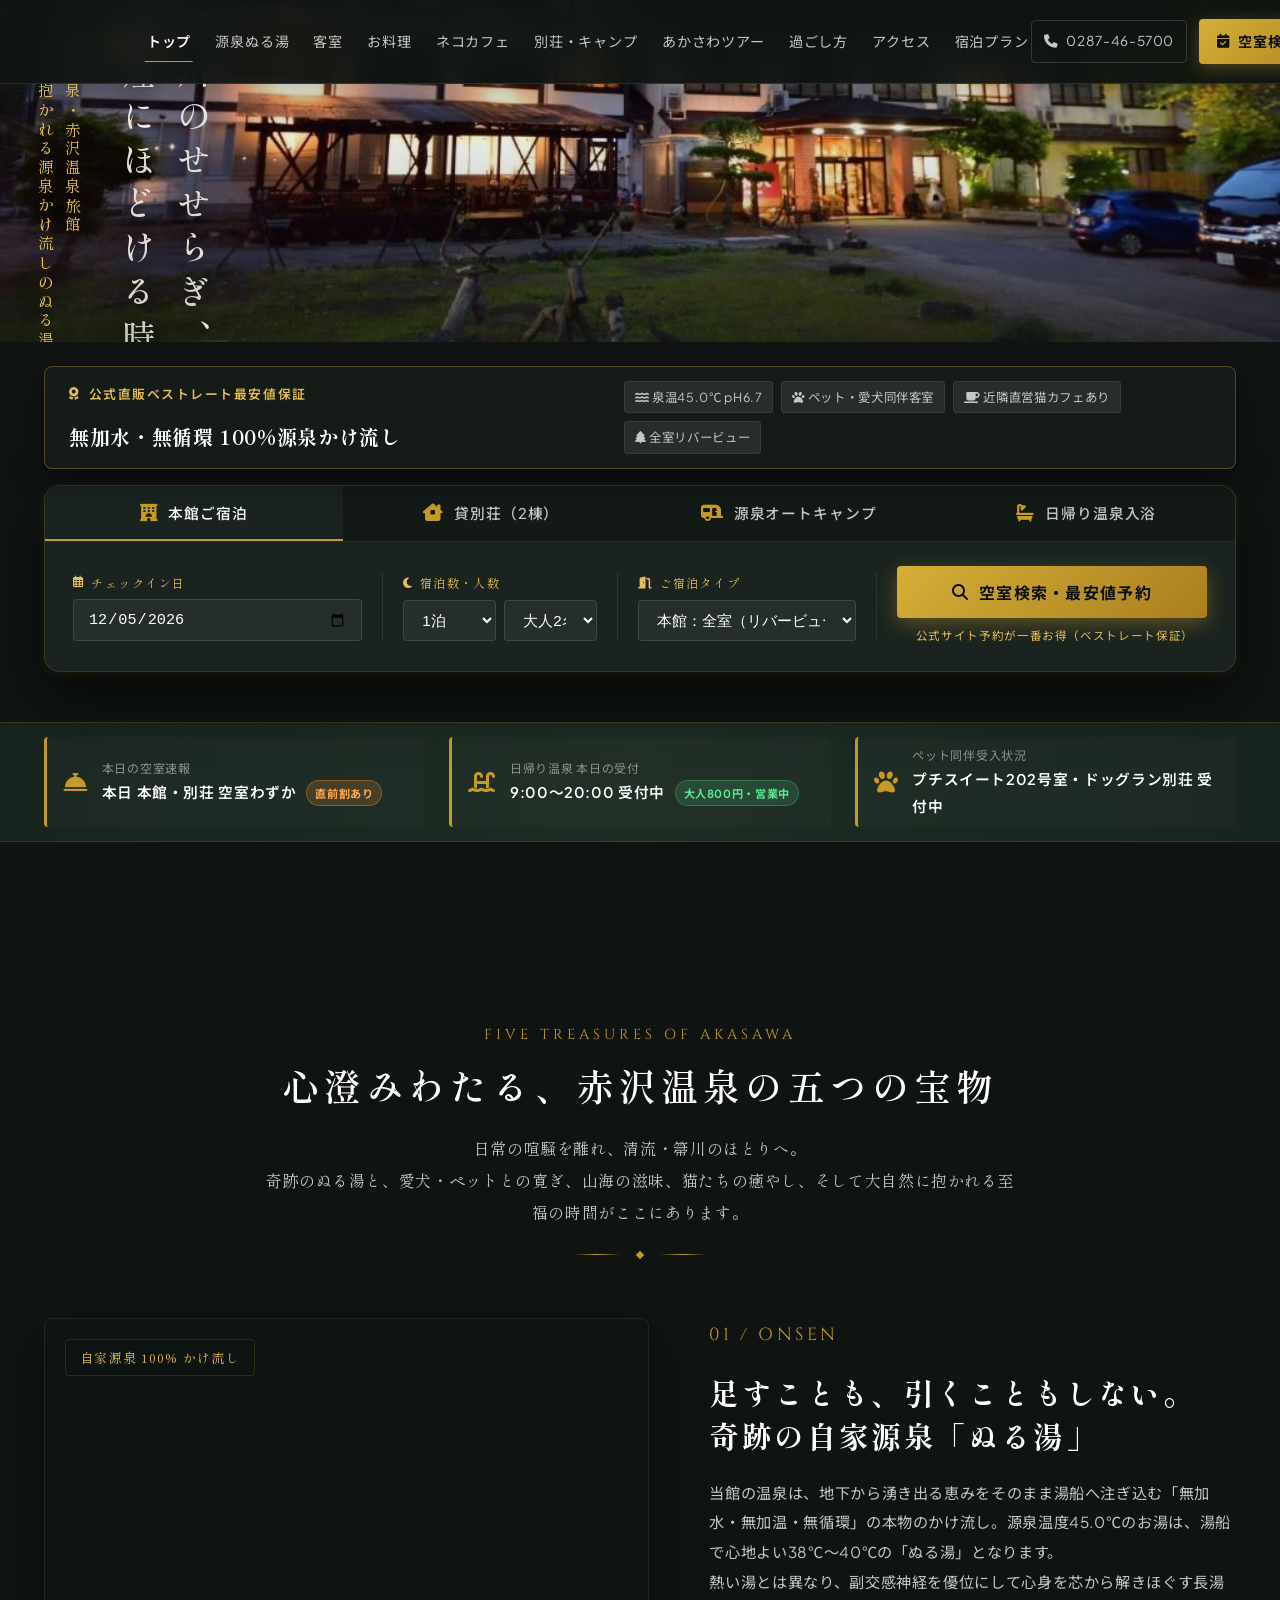
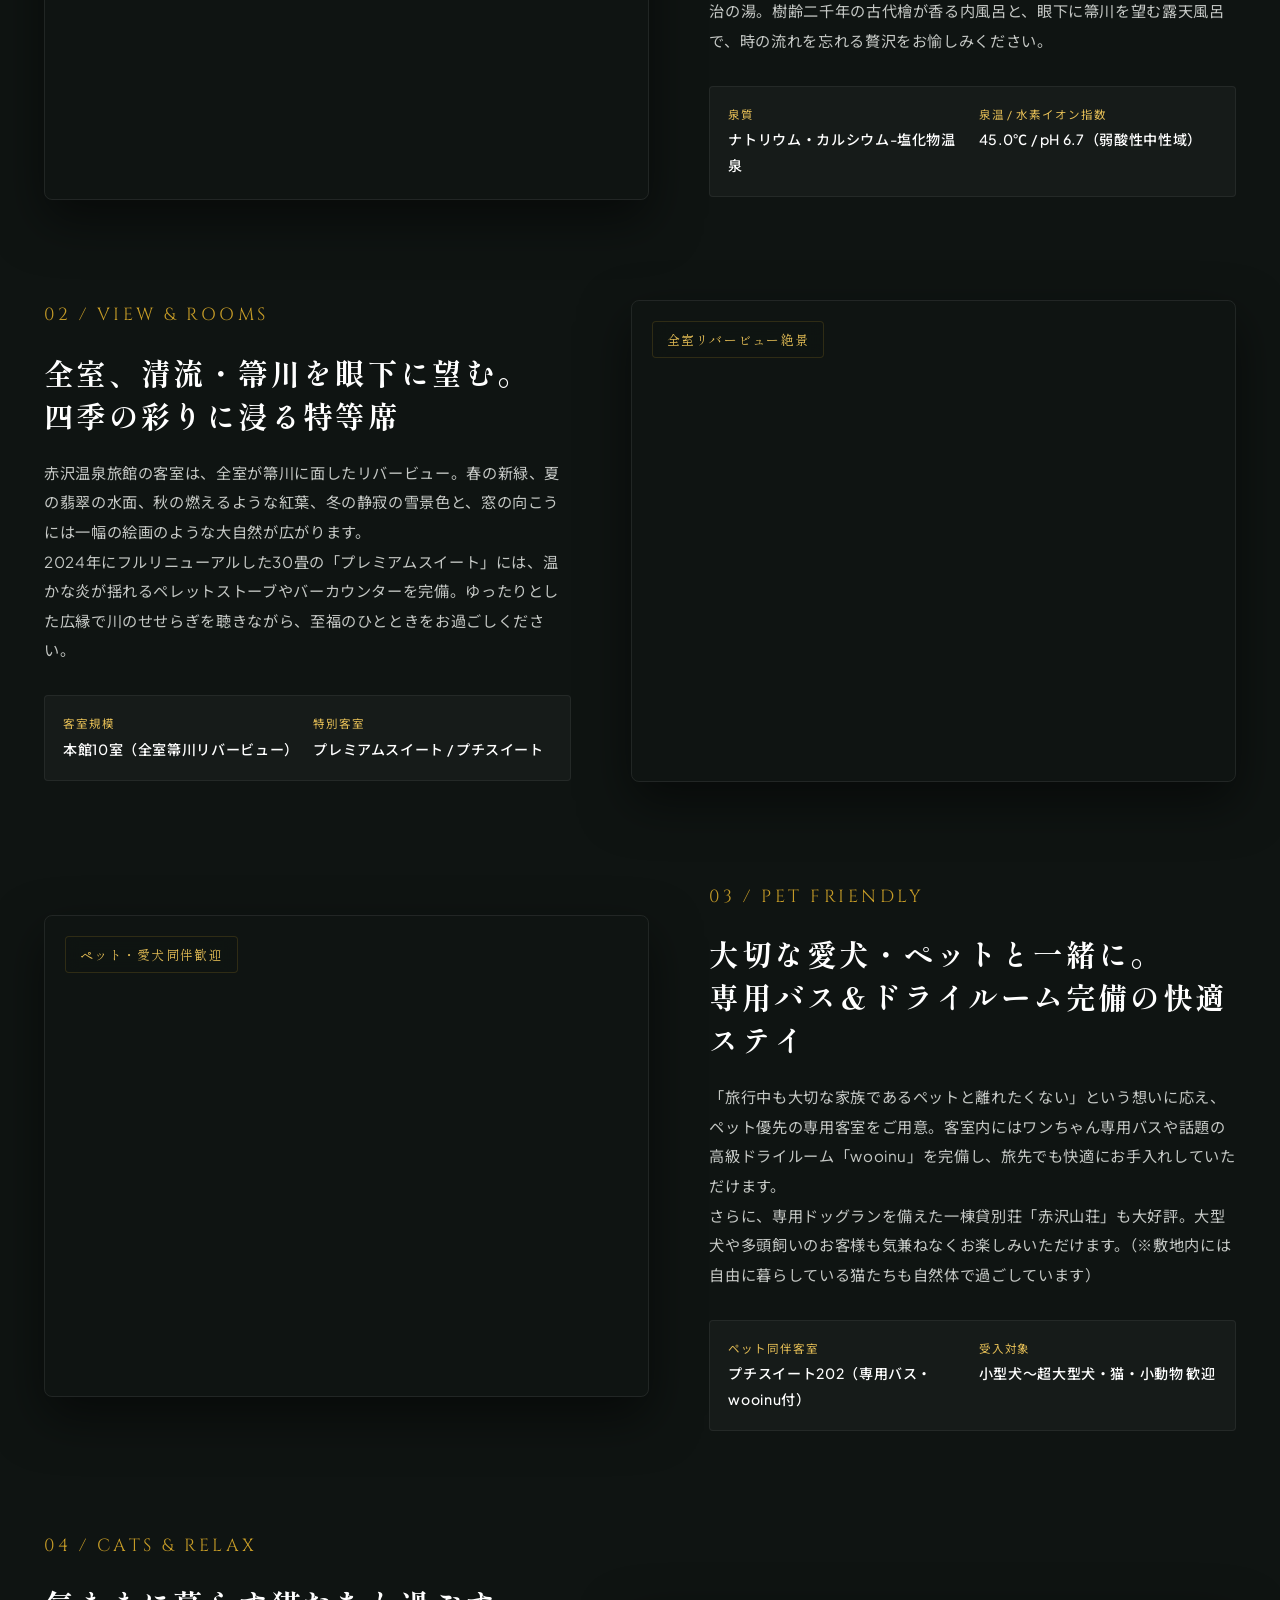
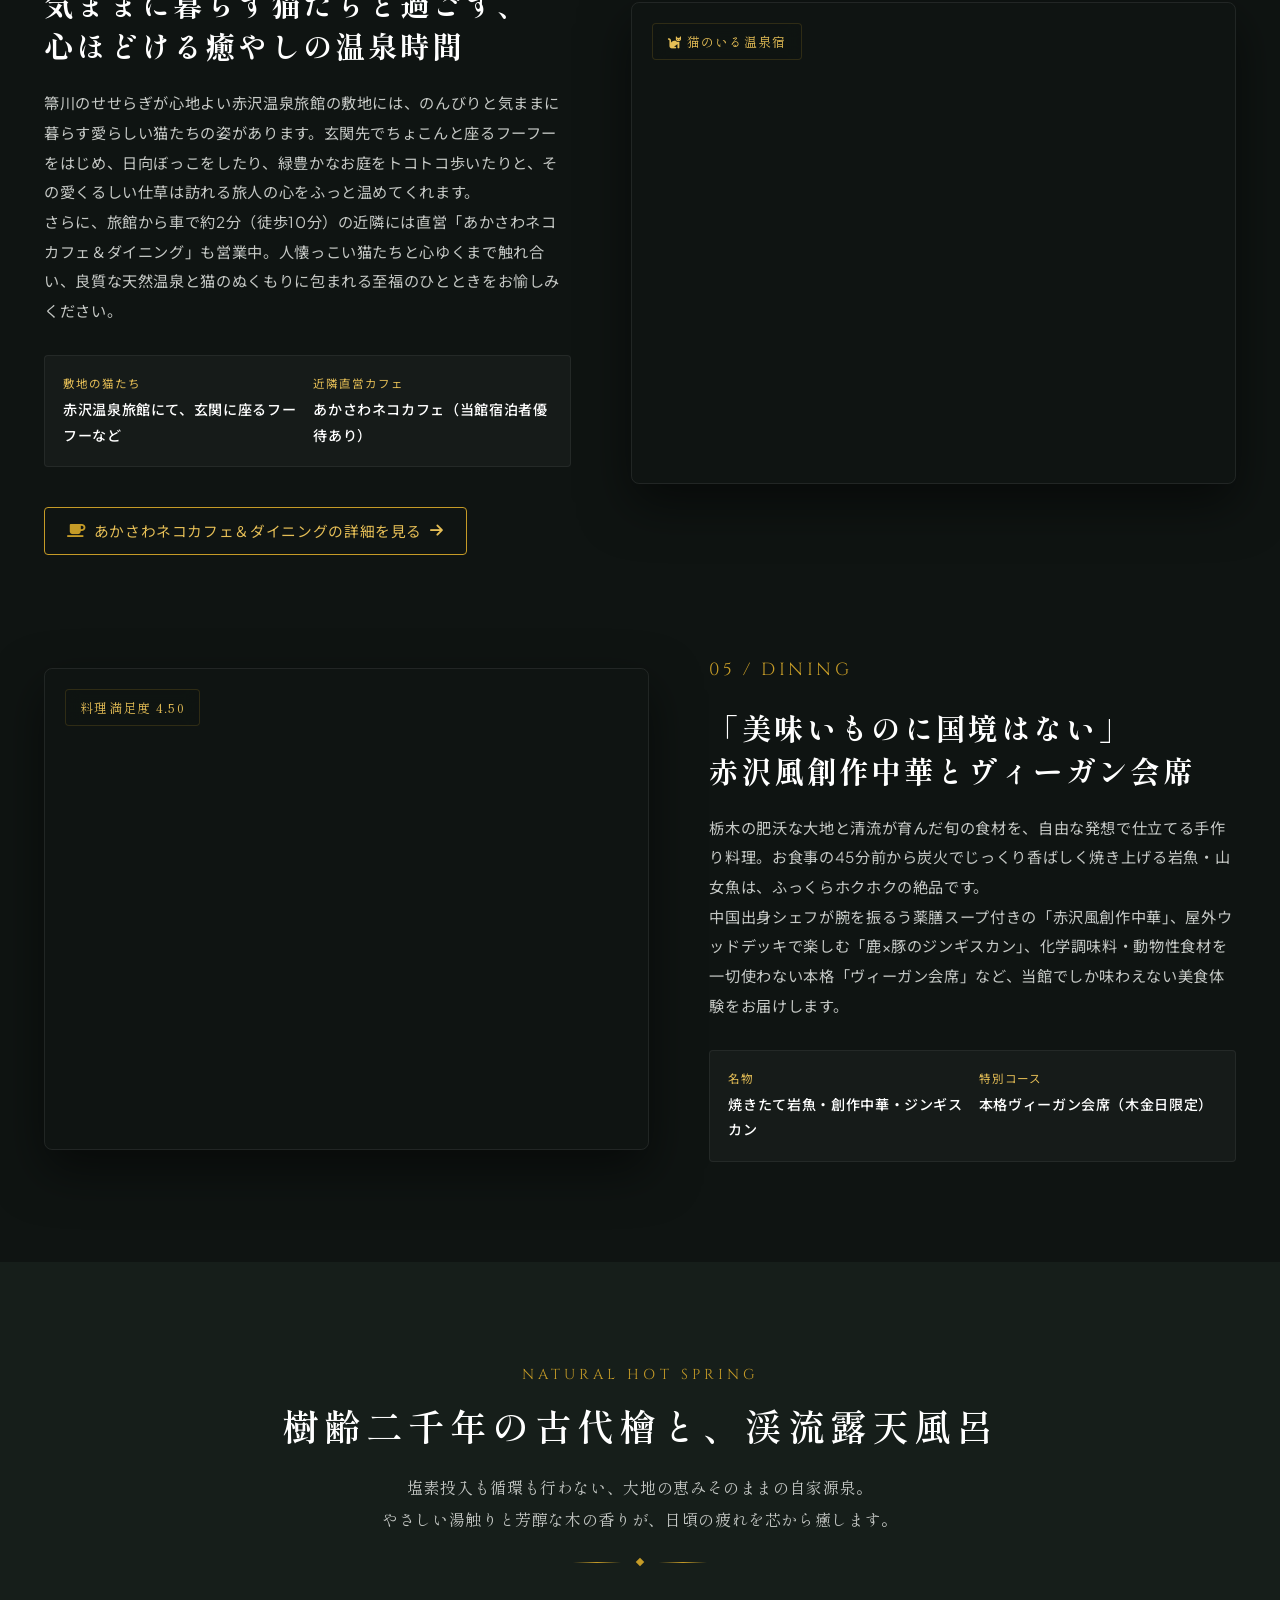
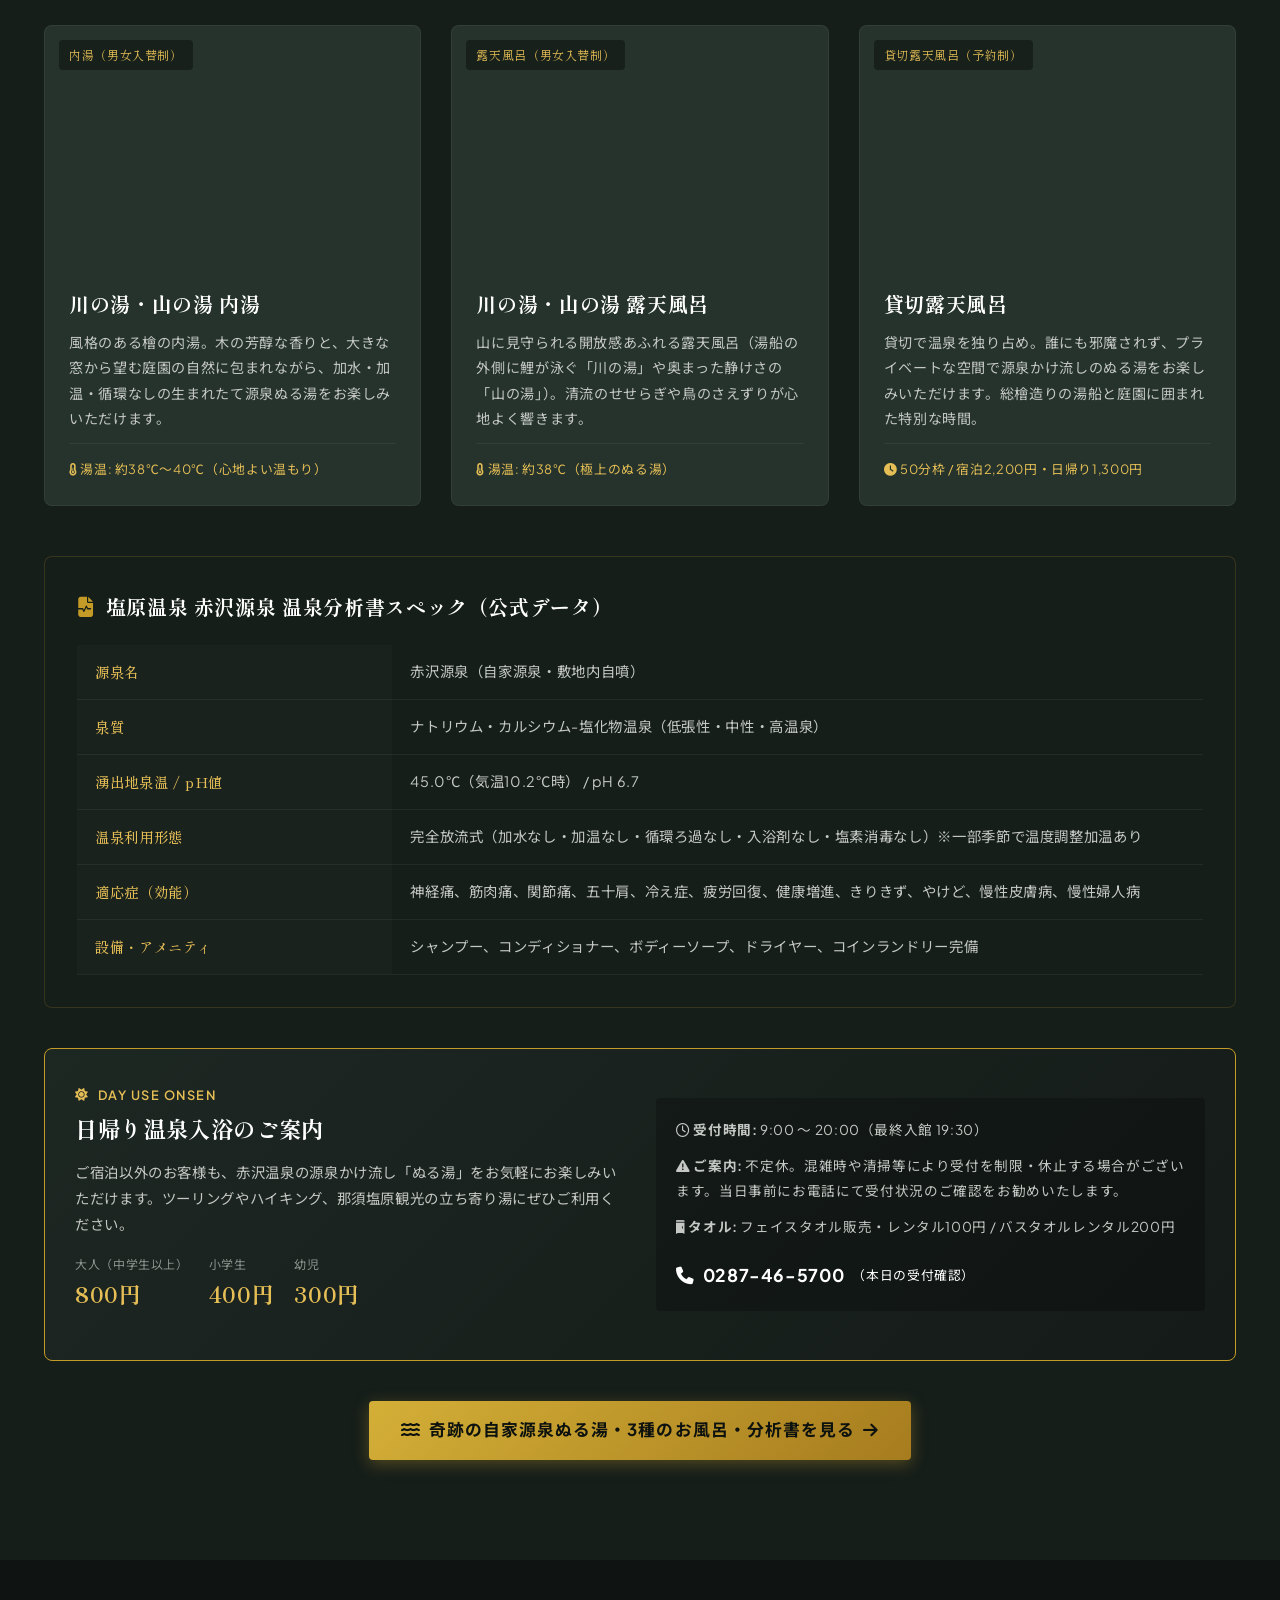
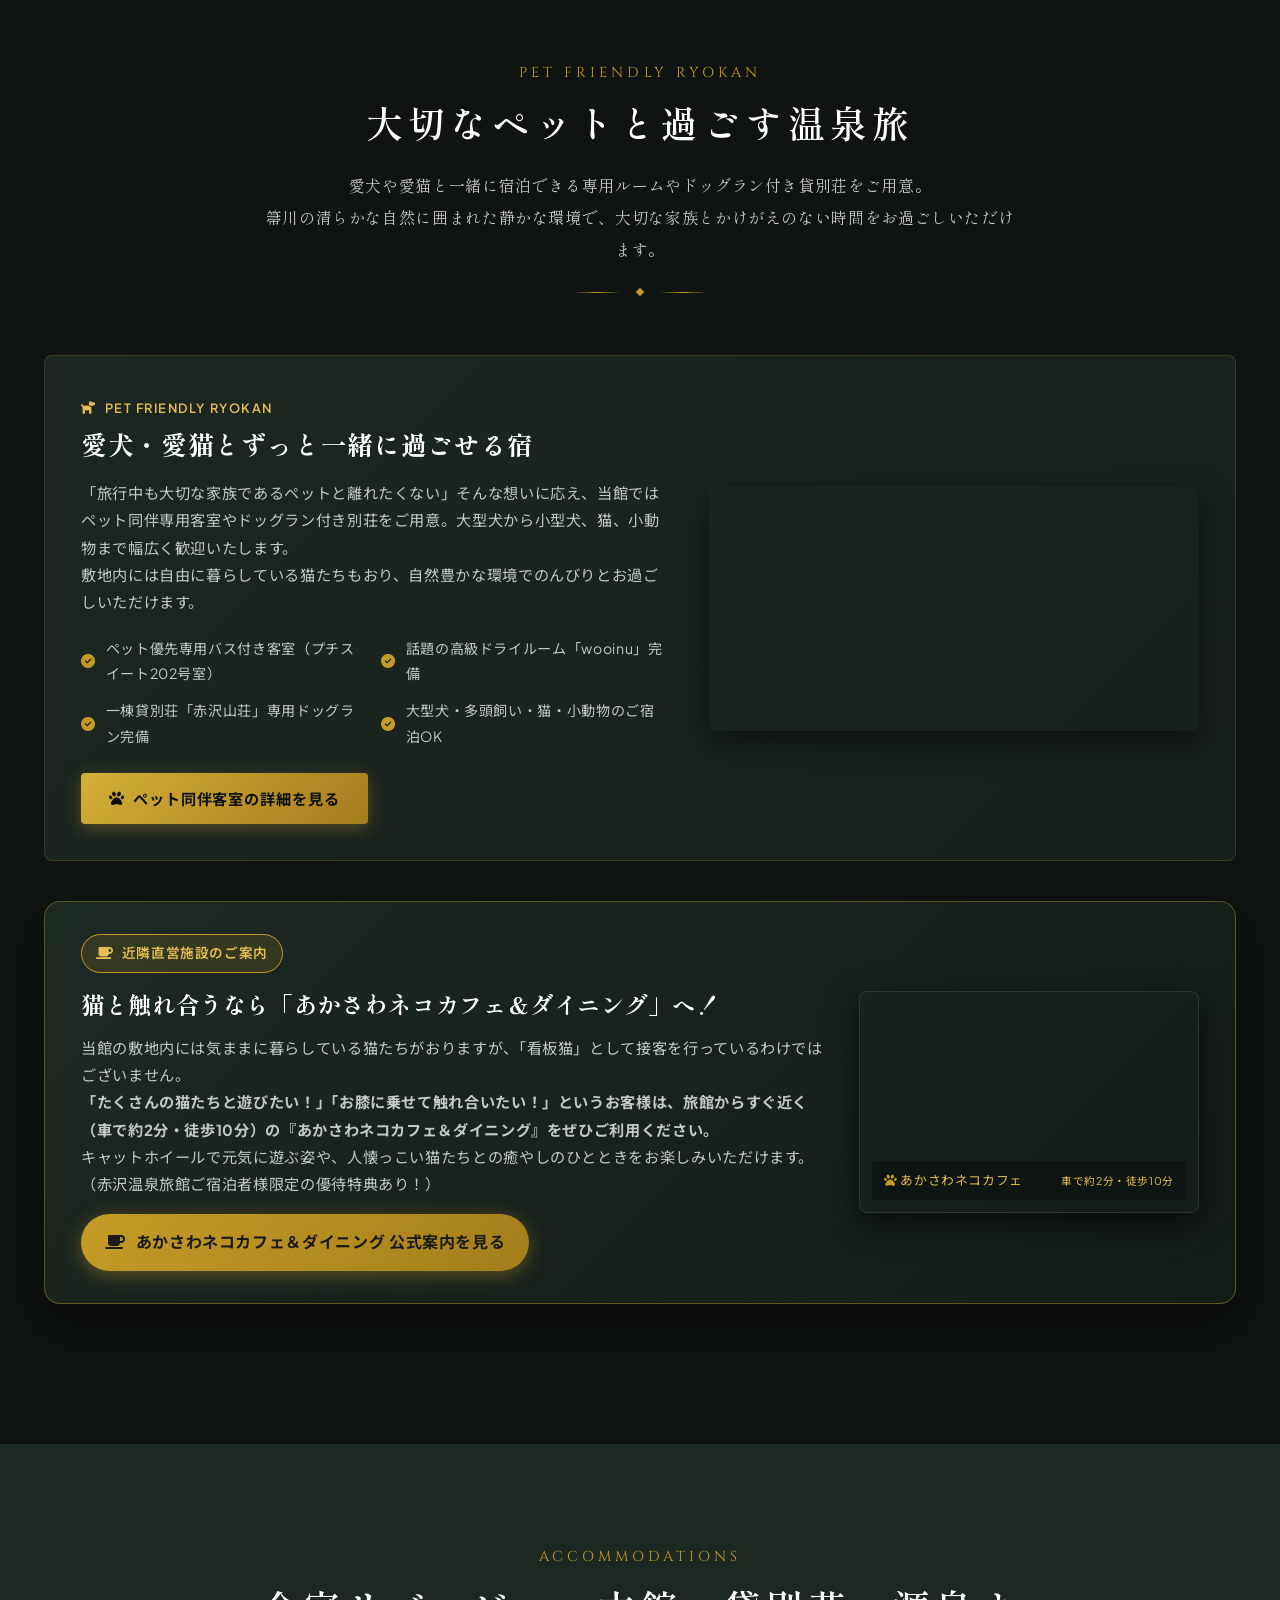
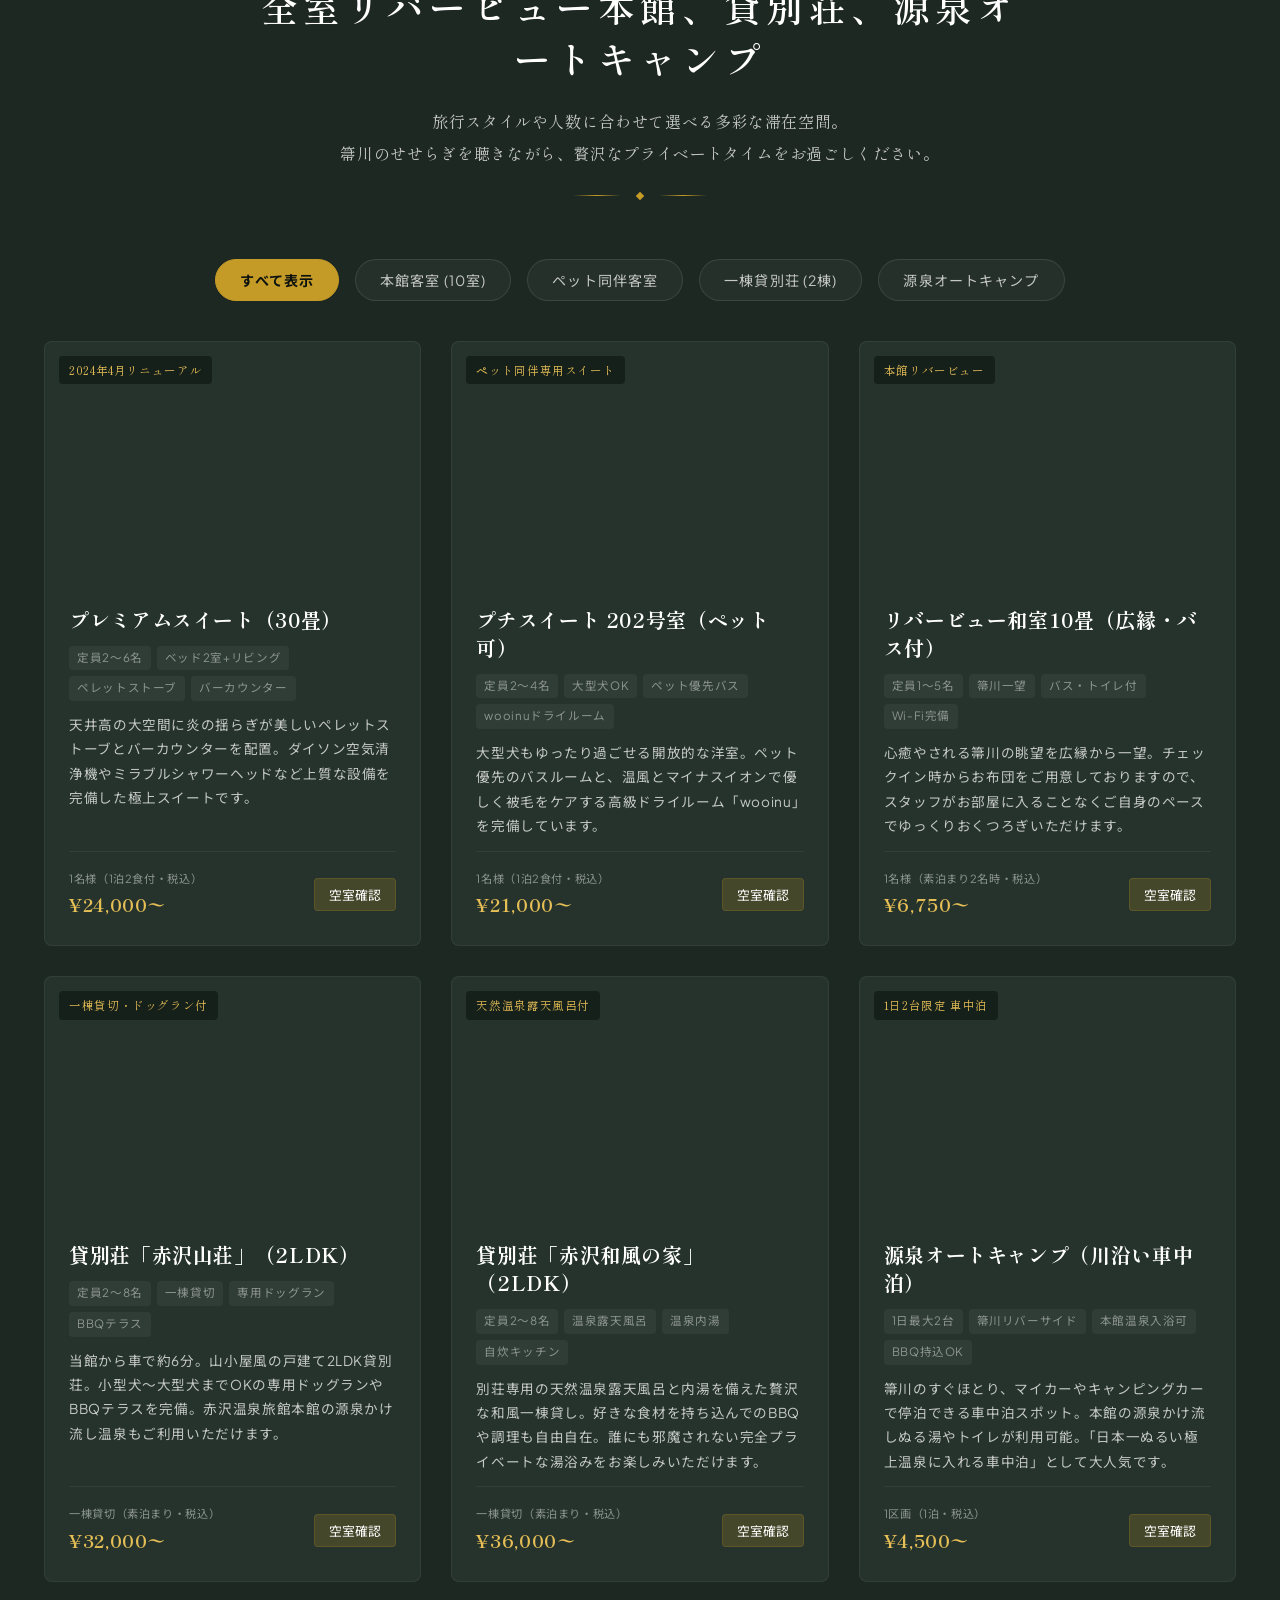
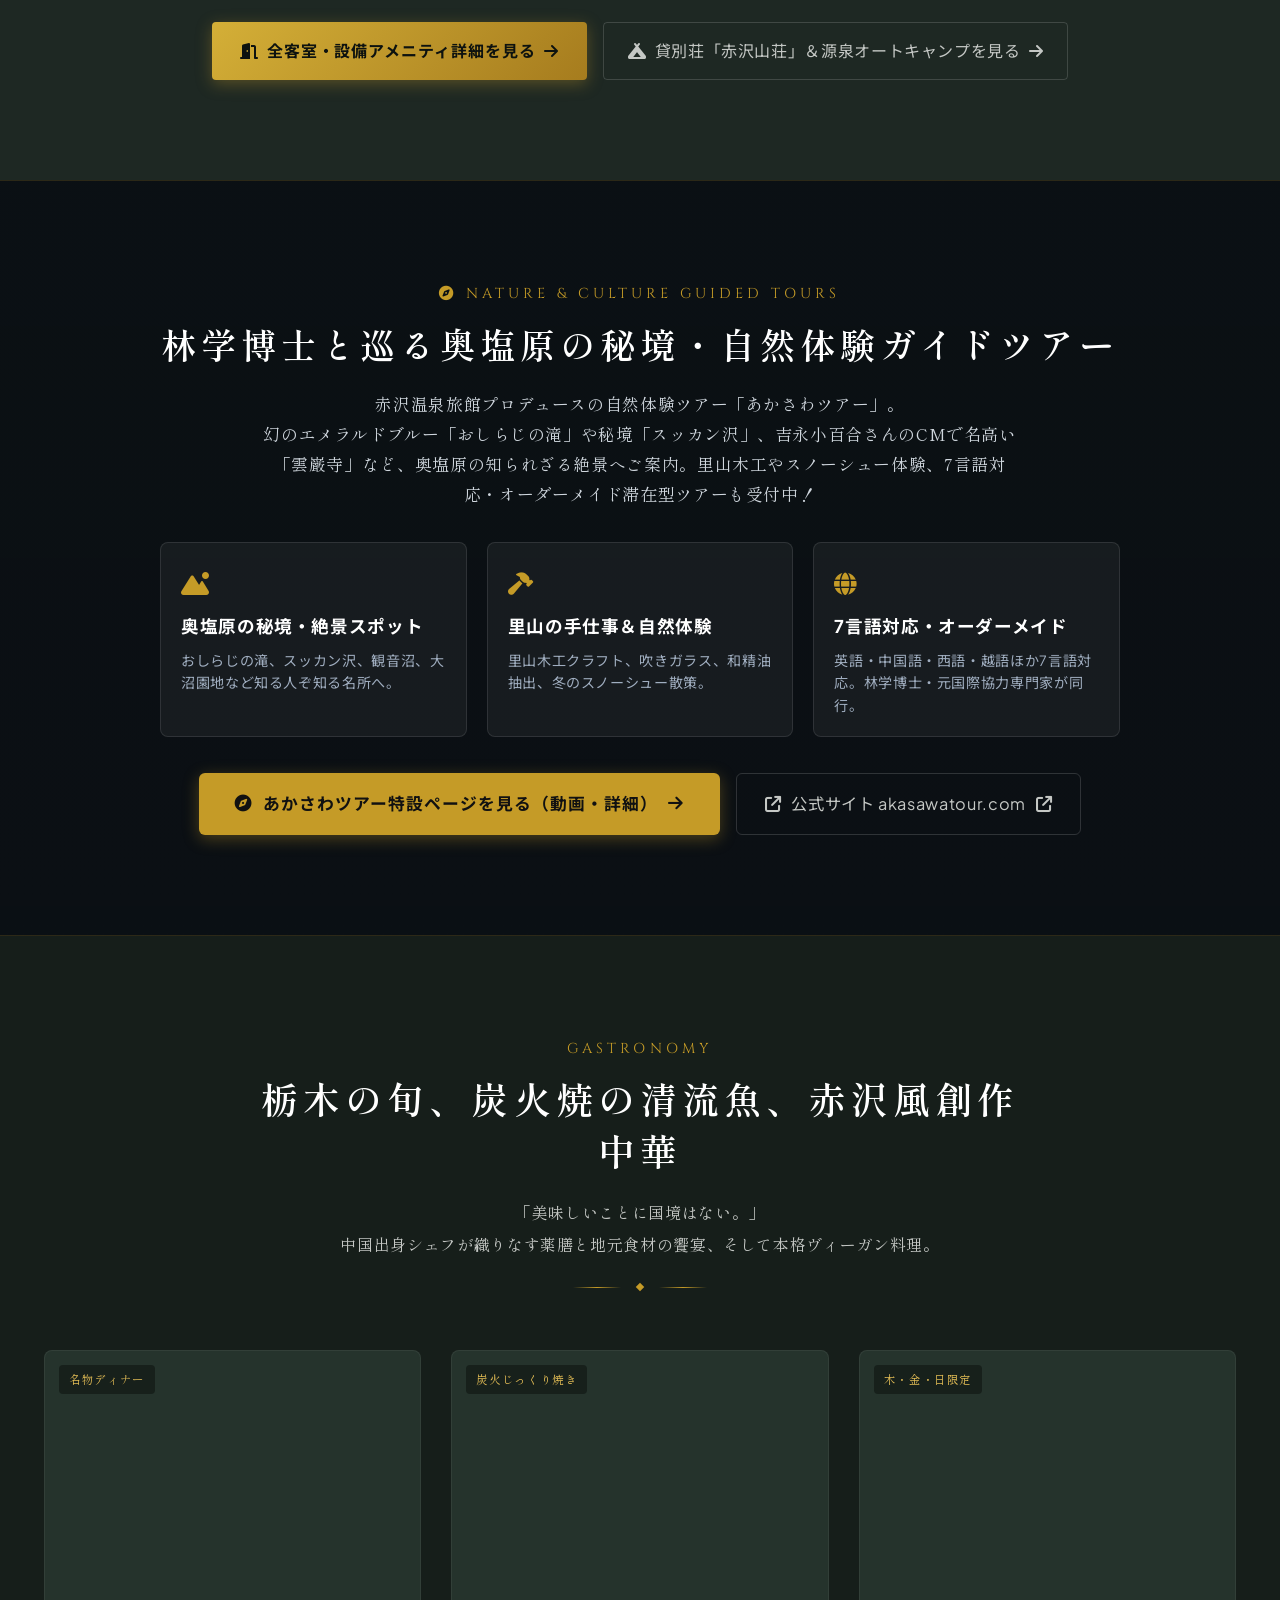
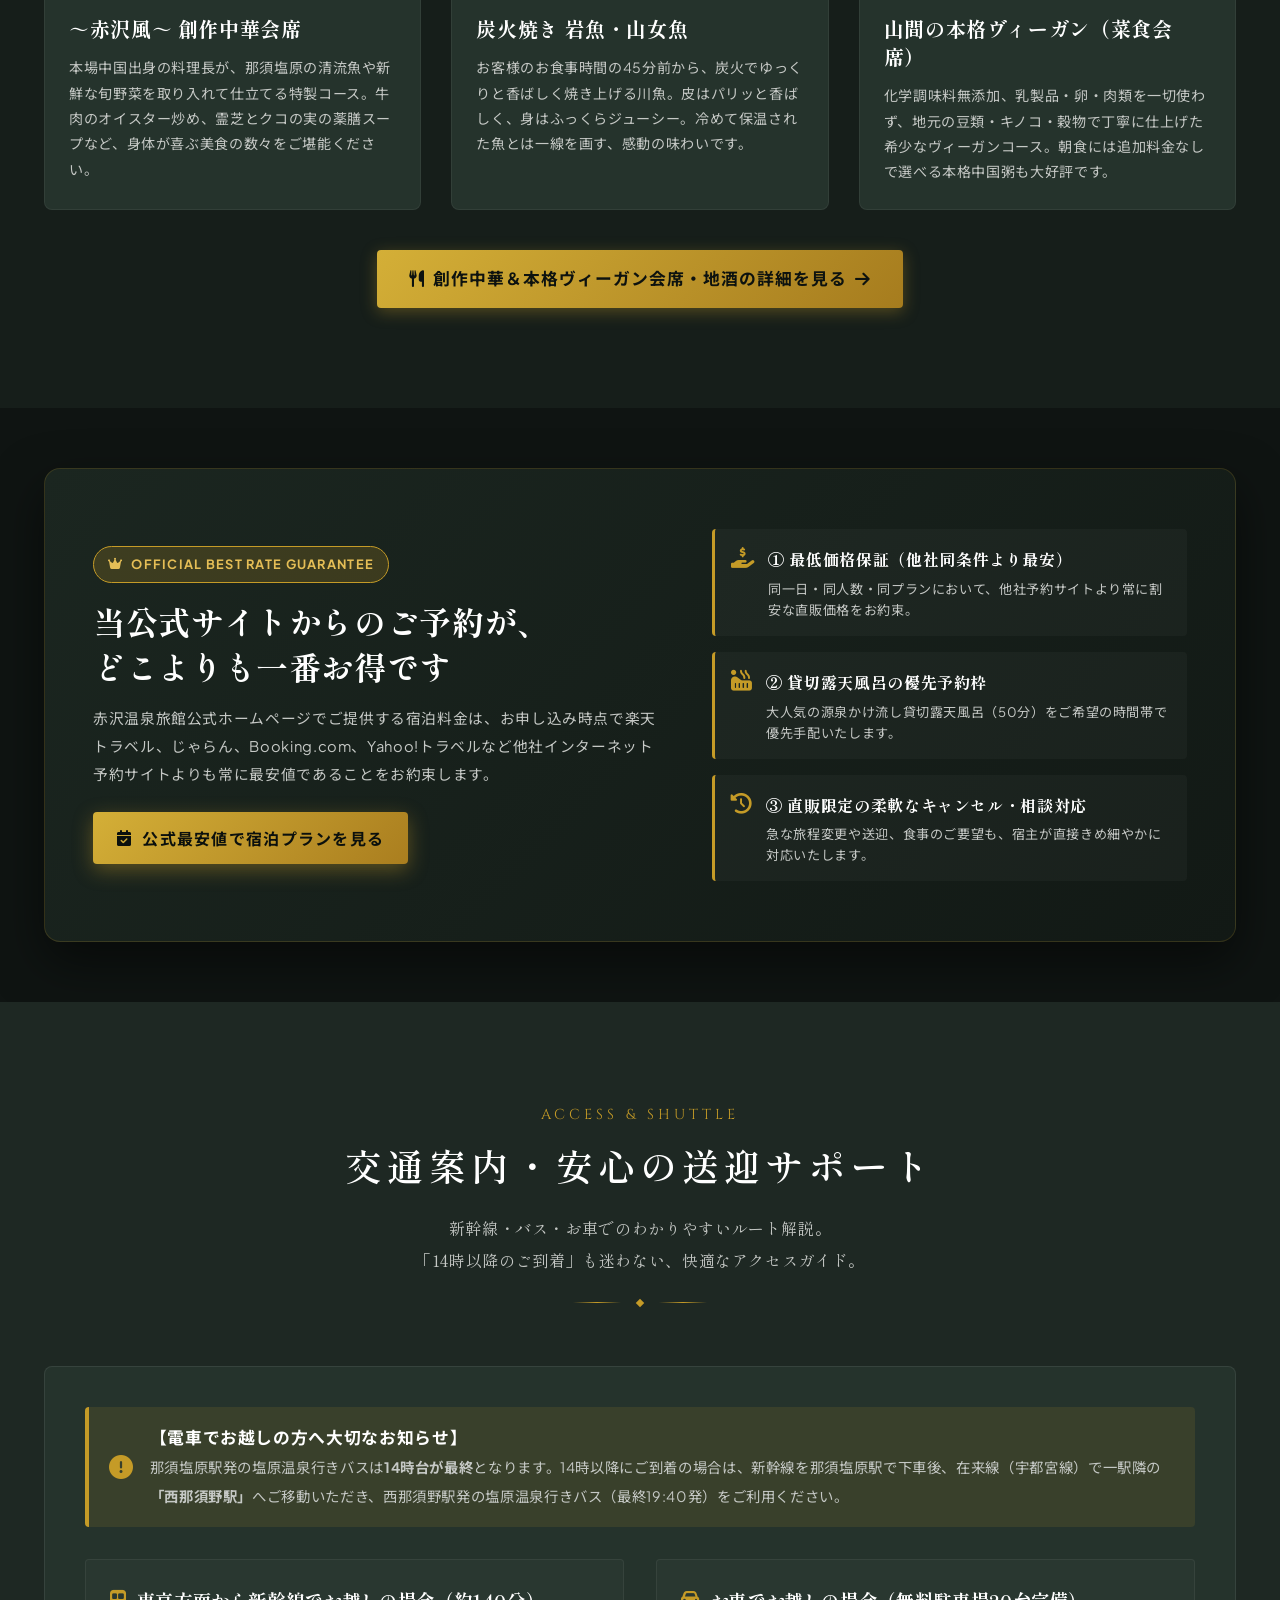
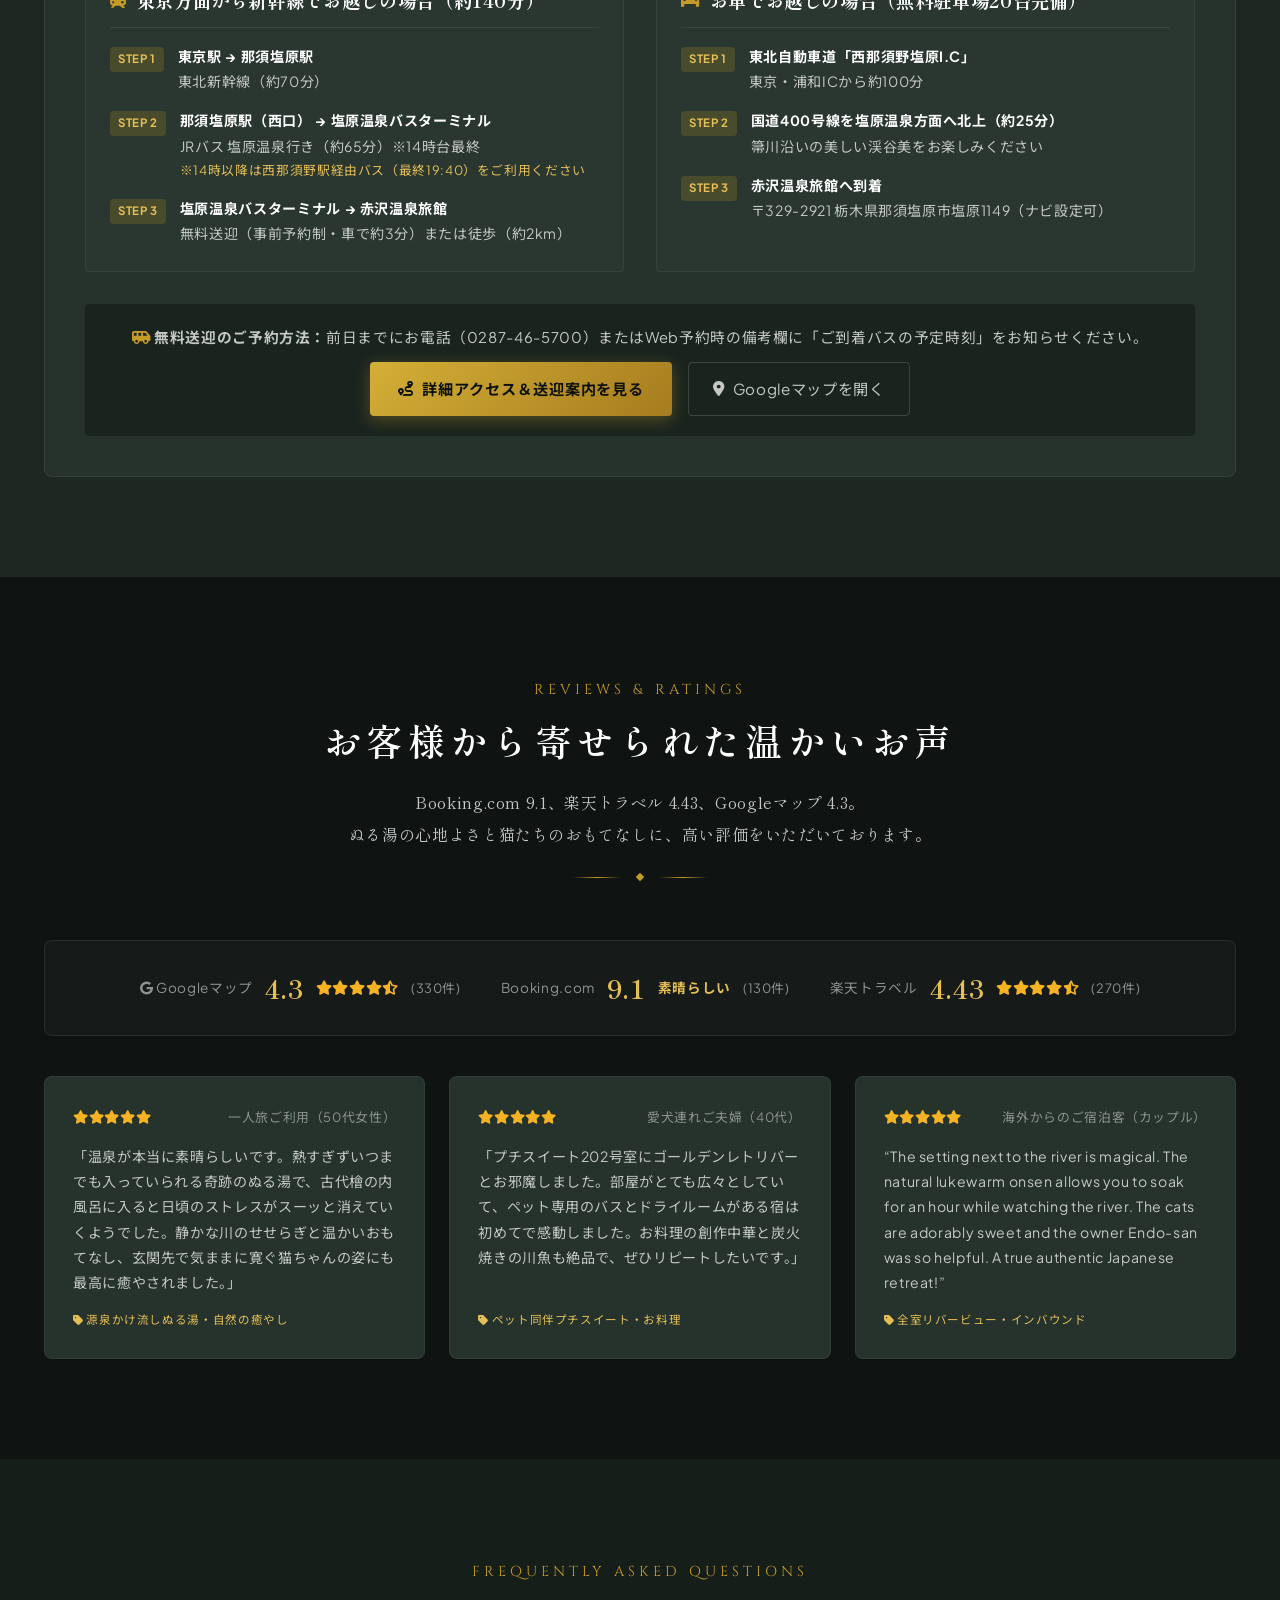
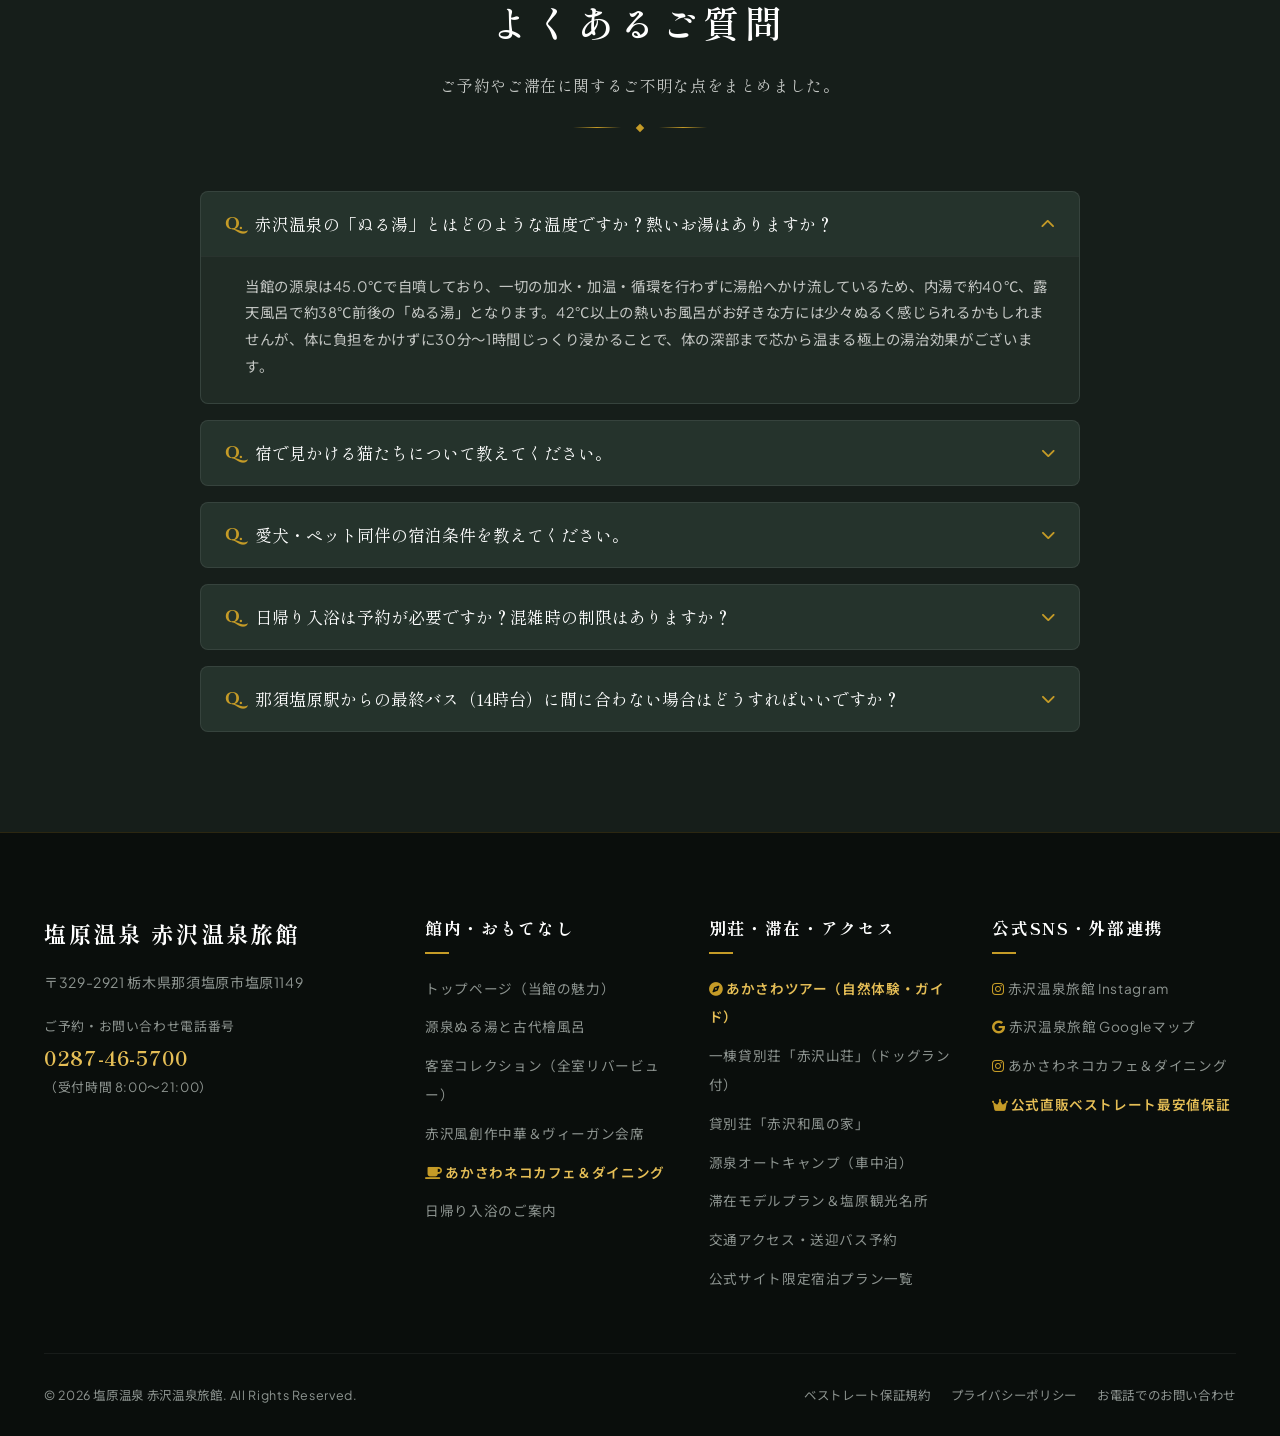
<file: index.html>
<!DOCTYPE html>
<html lang="ja" prefix="og: https://ogp.me/ns#">
<head>
  <meta charset="UTF-8">
  <meta name="viewport" content="width=device-width, initial-scale=1.0">
  
  <!-- SEO & AI検索最適化 (GEO) Metaタグ -->
  <title>塩原温泉 赤沢温泉旅館【公式】源泉かけ流しぬる湯・全室リバービュー・ペット歓迎の隠れ里</title>
  <meta name="description" content="箒川沿い全室リバービュー／奇跡の自家源泉かけ流し「ぬる湯」（泉温45.0℃・無加水無循環）。愛犬・ペット同伴専用客室、ドッグラン付き貸別荘、源泉オートキャンプ完備。近隣に直営猫カフェ営業中。素泊まり2名13,500円〜、創作中華・ヴィーガン料理。公式サイト限定ベストレート最安値保証。">
  <meta name="keywords" content="塩原温泉,赤沢温泉旅館,那須塩原温泉,ぬる湯,源泉かけ流し,ペットと泊まれる宿,愛犬同伴,貸別荘,源泉オートキャンプ,ヴィーガン温泉旅館,あかさわネコカフェ,ベストレート保証">
  <link rel="canonical" href="https://akasawaonsen.com/">

  <!-- OGP (Open Graph Protocol) -->
  <meta property="og:type" content="website">
  <meta property="og:site_name" content="塩原温泉 赤沢温泉旅館">
  <meta property="og:title" content="塩原温泉 赤沢温泉旅館【公式】源泉かけ流しぬる湯・全室リバービュー・ペット歓迎の宿">
  <meta property="og:description" content="箒川沿い全室リバービュー。加水・循環一切なしの本物のぬる湯と、愛犬・ペットと過ごせる癒やしの隠れ里。ベストレート最安値保証。">
  <meta property="og:url" content="https://akasawaonsen.com/">
  <meta property="og:image" content="assets/optimized/DSC_2191.jpg">
  <meta name="twitter:card" content="summary_large_image">
  <meta name="twitter:image" content="assets/optimized/DSC_2191.jpg">

  <!-- Google Fonts & FontAwesome -->
  <!-- DNS Prefetch & Preconnect for Fast Font Loading -->
  <link rel="dns-prefetch" href="https://fonts.googleapis.com">
  <link rel="dns-prefetch" href="https://fonts.gstatic.com">
  <link rel="preconnect" href="https://fonts.googleapis.com">
  <link rel="preconnect" href="https://fonts.gstatic.com" crossorigin>
  <link href="https://fonts.googleapis.com/css2?family=Cinzel:wght@500;700&family=Noto+Sans+JP:wght@300;400;500;700&family=Noto+Serif+JP:wght@300;400;600;700&family=Plus+Jakarta+Sans:wght@400;500;600;700&family=Shippori+Mincho:wght@400;500;600;700&display=swap" rel="stylesheet">
  <link rel="stylesheet" href="https://cdnjs.cloudflare.com/ajax/libs/font-awesome/6.5.1/css/all.min.css" integrity="sha512-DTOQO9RWCH3ppGqcWaEA1BIZOC6xxalwEsw9c2QQeAIftl+Vegovlnee1c9QX4TctnWMn13TZye+giMm8e2LwA==" crossorigin="anonymous" referrerpolicy="no-referrer">

  <link rel="stylesheet" href="css/style.css">

  <!-- 構造化データ (JSON-LD) - AI検索（SearchGPT / Perplexity / Gemini / Google SGE）が即答できる宿泊施設・レビュー・FAQスキーマ -->
  <script type="application/ld+json">
  {
    "@context": "https://schema.org",
    "@graph": [
      {
        "@type": ["Hotel", "LodgingBusiness"],
        "@id": "https://akasawaonsen.com/#hotel",
        "name": "塩原温泉 赤沢温泉旅館",
        "alternateName": ["赤沢温泉旅館", "Akasawa Onsen Ryokan"],
        "url": "https://akasawaonsen.com/",
        "logo": "assets/optimized/logo03.png",
        "image": [
          "assets/optimized/DSC_2191.jpg",
          "assets/optimized/DSC_1284-1280x640.jpg",
          "assets/optimized/DSC_2265-HDR-1280x640.jpg",
          "assets/optimized/DSC_2264-HDR-1280x640.jpg"
        ],
        "description": "栃木県那須塩原市の箒川沿いに佇む自家源泉の温泉旅館。加水・加温・循環を一切行わない「奇跡の源泉かけ流しぬる湯」（泉温45.0℃・pH6.7）、全室リバービューの客室、ペット同伴客室、貸別荘2棟、源泉オートキャンプ場、本格創作中華・ヴィーガン料理を提供。近隣に直営猫カフェあり。",
        "address": {
          "@type": "PostalAddress",
          "streetAddress": "塩原1149",
          "addressLocality": "那須塩原市",
          "addressRegion": "栃木県",
          "postalCode": "329-2921",
          "addressCountry": "JP"
        },
        "geo": {
          "@type": "GeoCoordinates",
          "latitude": 36.9695,
          "longitude": 139.8142
        },
        "hasMap": "https://maps.google.com/?cid=ChIJtbVxpv-QH2ARRdUpPHo9aGM",
        "telephone": "+81-287-46-5700",
        "priceRange": "¥6,750 - ¥46,900",
        "checkinTime": "15:00",
        "checkoutTime": "10:00",
        "numberOfRooms": 10,
        "petsAllowed": true,
        "aggregateRating": {
          "@type": "AggregateRating",
          "ratingValue": "4.3",
          "reviewCount": "330",
          "bestRating": "5",
          "worstRating": "1"
        },
        "amenityFeature": [
          { "@type": "LocationFeatureSpecification", "name": "源泉かけ流し天然温泉（ぬる湯）", "value": true },
          { "@type": "LocationFeatureSpecification", "name": "古代檜内風呂", "value": true },
          { "@type": "LocationFeatureSpecification", "name": "渓流露天風呂", "value": true },
          { "@type": "LocationFeatureSpecification", "name": "貸切露天風呂", "value": true },
          { "@type": "LocationFeatureSpecification", "name": "ペット・愛犬同伴客室（専用バス・wooinuドライルーム完備）", "value": true },
          { "@type": "LocationFeatureSpecification", "name": "全室リバービュー（箒川）", "value": true },
          { "@type": "LocationFeatureSpecification", "name": "全室無料Wi-Fi完備", "value": true },
          { "@type": "LocationFeatureSpecification", "name": "無料駐車場（20台）", "value": true },
          { "@type": "LocationFeatureSpecification", "name": "塩原温泉バスターミナル無料送迎", "value": true },
          { "@type": "LocationFeatureSpecification", "name": "貸別荘2棟（赤沢山荘・赤沢和風の家）", "value": true },
          { "@type": "LocationFeatureSpecification", "name": "源泉オートキャンプ（車中泊1泊2台限定）", "value": true },
          { "@type": "LocationFeatureSpecification", "name": "ヴィーガン料理対応", "value": true },
          { "@type": "LocationFeatureSpecification", "name": "赤沢風創作中華", "value": true }
        ],
        "makesOffer": [
          {
            "@type": "Offer",
            "name": "公式サイト直販ベストレート保証プラン",
            "price": "6750",
            "priceCurrency": "JPY",
            "availability": "https://schema.org/InStock",
            "validFrom": "2026-01-01",
            "url": "https://akasawaonsen.com/"
          }
        ]
      },
      {
        "@type": "FAQPage",
        "@id": "https://akasawaonsen.com/#faq",
        "mainEntity": [
          {
            "@type": "Question",
            "name": "赤沢温泉旅館の「ぬる湯」とはどのような温泉ですか？",
            "acceptedAnswer": {
              "@type": "Answer",
              "text": "赤沢温泉旅館のお湯は、自家源泉から湧出する泉温45.0℃・pH6.7のナトリウム・カルシウム-塩化物温泉です。加水・加温・循環を一切行わない本物の100%源泉かけ流しで、湯船では約38℃〜40℃の心地よい「ぬる湯」となります。副交感神経を優位にし、長湯しても身体に負担がかからず芯まで温まる極上の湯治体験を提供します。"
            }
          },
          {
            "@type": "Question",
            "name": "敷地内に猫はいますか？猫カフェは近くにありますか？",
            "acceptedAnswer": {
              "@type": "Answer",
              "text": "当館の敷地内には自然と住み着いて暮らしている猫たちがおりますが、お部屋への同伴やふれあい接客は行っておりません。猫ちゃんと触れ合いたい・遊びたいお客様は、旅館から車で約2分（徒歩10分）の近隣直営カフェ「あかさわネコカフェ＆ダイニング」をご利用ください。"
            }
          },
          {
            "@type": "Question",
            "name": "愛犬やペットと一緒に宿泊できますか？",
            "acceptedAnswer": {
              "@type": "Answer",
              "text": "はい、ペット同伴専用客室（プチスイート202号室・和室10畳）およびドッグラン付き貸別荘「赤沢山荘」にて、小型犬から大型犬、猫、小動物まで一緒にお泊まりいただけます。プチスイートにはペット優先の専用バスや高級ドライルーム「wooinu」も完備しています。"
            }
          },
          {
            "@type": "Question",
            "name": "日帰り入浴の営業時間と料金はいくらですか？",
            "acceptedAnswer": {
              "@type": "Answer",
              "text": "日帰り入浴の受付時間は9:00〜20:00（最終入館19:30、不定休・要当日電話確認）です。入浴料は大人800円、小学生400円、幼児300円です。貸切露天風呂（50分）は1名1,300円でご利用いただけます。"
            }
          },
          {
            "@type": "Question",
            "name": "那須塩原駅からのアクセスや送迎はどうなっていますか？",
            "acceptedAnswer": {
              "@type": "Answer",
              "text": "那須塩原駅発のJRバス塩原温泉行きは14時台が最終です。14時以降にご到着の場合は、JR東北本線で一駅隣の「西那須野駅」へ移動し、西那須野駅発のJRバス（最終19:40発）をご利用ください。終点の「塩原温泉バスターミナル」から旅館までは無料送迎を承っております（前日までのご予約制）。"
            }
          },
          {
            "@type": "Question",
            "name": "公式サイトのベストレート保証とは何ですか？",
            "acceptedAnswer": {
              "@type": "Answer",
              "text": "当公式ホームページからご予約いただく宿泊料金が、楽天トラベル、じゃらん、Booking.comなど他社インターネット予約サイトよりも常に最安値であることを保証する制度です。同条件で他社の方が安かった場合は差額を返金し、さらに公式直販限定特典をご用意いたします。"
            }
          }
        ]
      }
    ]
  }
  </script>
</head>
<body>

  <!-- ==========================================================================
       ヘッダー (Header Navigation)
       ========================================================================== -->
  <header class="site-header" id="siteHeader">
    <div class="header-container">
      <a href="index.html" class="site-logo" title="塩原温泉 赤沢温泉旅館">
        <img src="assets/optimized/logo03.png" alt="塩原温泉 赤沢温泉旅館" class="site-logo-img" decoding="async">
      </a>

      <nav class="nav-menu" id="navMenu">
        <a href="index.html" class="nav-link active">トップ</a>
        <a href="onsen.html" class="nav-link">源泉ぬる湯</a>
        <a href="rooms.html" class="nav-link">客室</a>
        <a href="cuisine.html" class="nav-link">お料理</a>
        <a href="catcafe.html" class="nav-link">ネコカフェ</a>
        <a href="villa-camp.html" class="nav-link">別荘・キャンプ</a>
        <a href="tour.html" class="nav-link">あかさわツアー</a>
        <a href="guide.html" class="nav-link">過ごし方</a>
        <a href="access.html" class="nav-link">アクセス</a>
        <a href="plan.html" class="nav-link">宿泊プラン</a>
      </nav>

      <div class="header-actions">
        <a href="tel:0287-46-5700" class="btn-header-tel">
          <i class="fa-solid fa-phone"></i>
          <span>0287-46-5700</span>
        </a>
        <a href="plan.html" class="btn-header-reserve">
          <i class="fa-solid fa-calendar-check"></i>
          <span>空室検索・ご予約</span>
        </a>
        <button class="nav-toggle-btn" aria-label="メニューを開く">
          <span></span>
          <span></span>
          <span></span>
        </button>
      </div>
    </div>
  </header>

  <!-- モバイルナビ ドロワー -->
  <div class="mobile-nav-overlay"></div>
  <aside class="mobile-nav-drawer">
    <div class="mobile-nav-header">
      <img src="assets/optimized/logo03.png" alt="赤沢温泉旅館" style="height: 38px;" loading="lazy decoding="async">
      <button class="mobile-nav-close" aria-label="メニューを閉じる"><i class="fa-solid fa-xmark"></i></button>
    </div>
    <nav class="mobile-nav-links">
      <a href="index.html" class="mobile-nav-link active"><span>トップページ</span><i class="fa-solid fa-chevron-right"></i></a>
      <a href="onsen.html" class="mobile-nav-link"><span>源泉ぬる湯（温泉）</span><i class="fa-solid fa-chevron-right"></i></a>
      <a href="rooms.html" class="mobile-nav-link"><span>客室・ペット同伴客室</span><i class="fa-solid fa-chevron-right"></i></a>
      <a href="cuisine.html" class="mobile-nav-link"><span>お料理（創作中華・ヴィーガン）</span><i class="fa-solid fa-chevron-right"></i></a>
      <a href="catcafe.html" class="mobile-nav-link"><span>あかさわネコカフェ＆ダイニング</span><i class="fa-solid fa-chevron-right"></i></a>
      <a href="villa-camp.html" class="mobile-nav-link"><span>貸別荘・源泉オートキャンプ</span><i class="fa-solid fa-chevron-right"></i></a>
      <a href="guide.html" class="mobile-nav-link"><span>滞在モデル・周辺観光</span><i class="fa-solid fa-chevron-right"></i></a>
      <a href="access.html" class="mobile-nav-link"><span>アクセス・送迎案内</span><i class="fa-solid fa-chevron-right"></i></a>
      <a href="plan.html" class="mobile-nav-link"><span>宿泊プラン・ベストレート</span><i class="fa-solid fa-chevron-right"></i></a>
    </nav>
    <div style="margin-top: 24px;">
      <a href="tel:0287-46-5700" class="btn-mobile-tel" style="display:flex; margin-bottom: 12px; width:100%;"><i class="fa-solid fa-phone"></i> 0287-46-5700</a>
      <a href="plan.html" class="btn-mobile-reserve" style="display:flex; width:100%;"><i class="fa-solid fa-calendar-check"></i> 空室確認・オンライン予約</a>
    </div>
  </aside>

  <!-- ==========================================================================
       ヒーローセクション (Hero Section)
       ========================================================================== -->
  <section class="hero-section" id="hero">
    <div class="hero-slider">
      <!-- 1. 旅館のお風呂（常時初期表示） -->
      <div class="hero-slide slide-onsen-wood active">
        <img src="assets/hero/hero_onsen_wood.jpg" alt="庭園を望む源泉かけ流しの露天風呂" decoding="async">
      </div>
      <!-- 2. 外観（夕景・温かい灯り） -->
      <div class="hero-slide slide-exterior-night">
        <img src="assets/hero/hero_exterior_night.jpg" alt="夕暮れに温かく灯る赤沢温泉旅館の外観" decoding="async">
      </div>
      <!-- 3. 客室（ベッド） -->
      <div class="hero-slide slide-room-bed">
        <img src="assets/hero/hero_room_bed.jpg" alt="リニューアルした快適なベッド客室" decoding="async">
      </div>
      <!-- 4. 看板猫とオーナーご夫妻 -->
      <div class="hero-slide slide-cats-owners">
        <img src="assets/hero/hero_cats_owners.jpg" alt="看板猫たちと温かくお迎えする赤沢温泉旅館" decoding="async">
      </div>
      <!-- 5. 岩露天風呂 -->
      <div class="hero-slide slide-onsen-rock">
        <img src="assets/hero/hero_onsen_rock.jpg" alt="豊かな自然に包まれた開放的な岩露天風呂" decoding="async">
      </div>
    </div>
    
    <div class="hero-overlay"></div>

    <div class="hero-content">
      <div class="hero-catch">
        <h1 class="hero-title-main vertical-text">
          箒川のせせらぎ、<br>
          湯煙にほどける時。
        </h1>
        <p class="hero-title-sub vertical-text">
          塩原温泉・赤沢温泉旅館<br>
          自然に抱かれる源泉かけ流しのぬる湯
        </p>
      </div>
    </div>

    <div class="hero-scroll">
      <span>SCROLL</span>
      <div class="hero-scroll-line"></div>
    </div>
  </section>

  <!-- ==========================================================================
       統合予約コンシェルジュバー (Booking Concierge Bar)
       ========================================================================== -->
  <div class="booking-bar-wrapper container">
    <!-- 公式直販ベストレート最安値保証（ヒーロー画像下へ移動・約10cm下へ） -->
    <div class="hero-badge-area">
      <div class="hero-badge-header">
        <span class="hero-badge-tag">
          <i class="fa-solid fa-award"></i> 公式直販ベストレート最安値保証
        </span>
        <h2 class="hero-badge-title">無加水・無循環 100%源泉かけ流し</h2>
      </div>
      <div class="hero-badge-points">
        <span class="hero-pill"><i class="fa-solid fa-water"></i> 泉温45.0℃ pH6.7</span>
        <span class="hero-pill"><i class="fa-solid fa-paw"></i> ペット・愛犬同伴客室</span>
        <span class="hero-pill"><i class="fa-solid fa-mug-saucer"></i> 近隣直営猫カフェあり</span>
        <span class="hero-pill"><i class="fa-solid fa-tree"></i> 全室リバービュー</span>
      </div>
    </div>

    <div class="booking-bar">
      <div class="booking-bar-tabs">
        <button class="booking-tab active" data-tab="main">
          <i class="fa-solid fa-hotel"></i>
          <span>本館ご宿泊</span>
        </button>
        <button class="booking-tab" data-tab="sanso">
          <i class="fa-solid fa-house-chimney-window"></i>
          <span>貸別荘（2棟）</span>
        </button>
        <button class="booking-tab" data-tab="camp">
          <i class="fa-solid fa-caravan"></i>
          <span>源泉オートキャンプ</span>
        </button>
        <button class="booking-tab" data-tab="dayuse">
          <i class="fa-solid fa-bath"></i>
          <span>日帰り温泉入浴</span>
        </button>
      </div>

      <form class="booking-form" id="bookingBarForm">
        <div class="booking-field">
          <label class="booking-label" for="bookingCheckin">
            <i class="fa-regular fa-calendar-days"></i> チェックイン日
          </label>
          <input type="date" id="bookingCheckin" class="booking-input" required>
        </div>

        <div class="booking-field">
          <label class="booking-label" for="bookingNights">
            <i class="fa-solid fa-moon"></i> 宿泊数・人数
          </label>
          <div style="display:flex; gap:8px;">
            <select id="bookingNights" class="booking-select">
              <option value="1">1泊</option>
              <option value="2">2泊</option>
              <option value="3">3泊</option>
              <option value="7">ワーケーション7泊</option>
            </select>
            <select id="bookingGuests" class="booking-select">
              <option value="2">大人2名</option>
              <option value="1">大人1名</option>
              <option value="3">大人3名</option>
              <option value="4">大人4名以上</option>
            </select>
          </div>
        </div>

        <div class="booking-field">
          <label class="booking-label" for="bookingRoomType">
            <i class="fa-solid fa-door-open"></i> ご宿泊タイプ
          </label>
          <select id="bookingRoomType" class="booking-select">
            <option value="all-main">本館：全室（リバービュー）</option>
            <option value="suite">本館：プレミアムスイート (30畳)</option>
            <option value="pet">本館：ペット同伴プチスイート</option>
            <option value="sanso-all">貸別荘：赤沢山荘 (ドッグラン付)</option>
            <option value="sanso-wa">貸別荘：赤沢和風の家 (露天付)</option>
            <option value="autocamp">源泉オートキャンプ (車中泊)</option>
          </select>
        </div>

        <div class="booking-submit-area">
          <button type="button" class="btn-search-rooms" id="searchRoomsBtn">
            <i class="fa-solid fa-magnifying-glass"></i>
            <span>空室検索・最安値予約</span>
          </button>
          <span class="booking-guarantee-note">
            <i class="fa-solid fa-shield-check"></i> 公式サイト予約が一番お得（ベストレート保証）
          </span>
        </div>
      </form>
    </div>
  </div>

  <!-- ==========================================================================
       本日の最新状況速報 (Live Status Bar)
       ========================================================================== -->
  <div class="live-status-bar">
    <div class="container">
      <div class="status-grid">
        <div class="status-item">
          <i class="fa-solid fa-bell-concierge status-icon"></i>
          <div class="status-texts">
            <span class="status-title">本日の空室速報</span>
            <span class="status-desc">本日 本館・別荘 空室わずか <span class="status-badge few">直前割あり</span></span>
          </div>
        </div>
        <div class="status-item">
          <i class="fa-solid fa-water-ladder status-icon"></i>
          <div class="status-texts">
            <span class="status-title">日帰り温泉 本日の受付</span>
            <span class="status-desc">9:00〜20:00 受付中 <span class="status-badge open">大人800円・営業中</span></span>
          </div>
        </div>
        <div class="status-item">
          <i class="fa-solid fa-paw status-icon"></i>
          <div class="status-texts">
            <span class="status-title">ペット同伴受入状況</span>
            <span class="status-desc">プチスイート202号室・ドッグラン別荘 受付中</span>
          </div>
        </div>
      </div>
    </div>
  </div>

  <!-- ==========================================================================
       当館の魅力 5大ストーリー (Story Section)
       ========================================================================== -->
  <section class="section-wrapper" id="concept">
    <div class="container">
      <div class="section-header">
        <span class="section-en-title">Five Treasures of Akasawa</span>
        <h2 class="section-main-title">心澄みわたる、赤沢温泉の五つの宝物</h2>
        <p class="section-lead">
          日常の喧騒を離れ、清流・箒川のほとりへ。<br>
          奇跡のぬる湯と、愛犬・ペットとの寛ぎ、山海の滋味、猫たちの癒やし、そして大自然に抱かれる至福の時間がここにあります。
        </p>
        <div class="title-ornament">
          <div class="ornament-line"></div>
          <div class="ornament-diamond"></div>
          <div class="ornament-line"></div>
        </div>
      </div>

      <div class="story-card-list">
        <!-- ストーリー 1: ぬる湯 -->
        <article class="story-card">
          <div class="story-image-box">
            <img src="assets/optimized/DSC_1284-1280x640.jpg" alt="古代檜と露天風呂のぬる湯" loading="lazy decoding="async" loading="lazy">
            <span class="story-img-tag">自家源泉 100% かけ流し</span>
          </div>
          <div class="story-content-box">
            <span class="story-index">01 / ONSEN</span>
            <h3 class="story-heading">足すことも、引くこともしない。<br>奇跡の自家源泉「ぬる湯」</h3>
            <p class="story-desc">
              当館の温泉は、地下から湧き出る恵みをそのまま湯船へ注ぎ込む「無加水・無加温・無循環」の本物のかけ流し。源泉温度45.0℃のお湯は、湯船で心地よい38℃〜40℃の「ぬる湯」となります。<br>
              熱い湯とは異なり、副交感神経を優位にして心身を芯から解きほぐす長湯治の湯。樹齢二千年の古代檜が香る内風呂と、眼下に箒川を望む露天風呂で、時の流れを忘れる贅沢をお愉しみください。
            </p>
            <div class="story-specs">
              <div class="story-spec-item">
                <span class="story-spec-label">泉質</span>
                <span class="story-spec-val">ナトリウム・カルシウム-塩化物温泉</span>
              </div>
              <div class="story-spec-item">
                <span class="story-spec-label">泉温 / 水素イオン指数</span>
                <span class="story-spec-val">45.0℃ / pH 6.7（弱酸性中性域）</span>
              </div>
            </div>
          </div>
        </article>

        <!-- ストーリー 2: 全室リバービュー -->
        <article class="story-card reverse">
          <div class="story-image-box">
            <img src="assets/optimized/DSC_2264-HDR-1280x640.jpg" alt="箒川を望むプレミアムスイート客室" loading="lazy decoding="async" loading="lazy">
            <span class="story-img-tag">全室リバービュー絶景</span>
          </div>
          <div class="story-content-box">
            <span class="story-index">02 / VIEW & ROOMS</span>
            <h3 class="story-heading">全室、清流・箒川を眼下に望む。<br>四季の彩りに浸る特等席</h3>
            <p class="story-desc">
              赤沢温泉旅館の客室は、全室が箒川に面したリバービュー。春の新緑、夏の翡翠の水面、秋の燃えるような紅葉、冬の静寂の雪景色と、窓の向こうには一幅の絵画のような大自然が広がります。<br>
              2024年にフルリニューアルした30畳の「プレミアムスイート」には、温かな炎が揺れるペレットストーブやバーカウンターを完備。ゆったりとした広縁で川のせせらぎを聴きながら、至福のひとときをお過ごしください。
            </p>
            <div class="story-specs">
              <div class="story-spec-item">
                <span class="story-spec-label">客室規模</span>
                <span class="story-spec-val">本館10室（全室箒川リバービュー）</span>
              </div>
              <div class="story-spec-item">
                <span class="story-spec-label">特別客室</span>
                <span class="story-spec-val">プレミアムスイート / プチスイート</span>
              </div>
            </div>
          </div>
        </article>

        <!-- ストーリー 3: ペット歓迎 -->
        <article class="story-card">
          <div class="story-image-box">
            <img src="assets/optimized/DSC_2265-HDR-1280x640.jpg" alt="愛犬と泊まれるプチスイート客室" loading="lazy decoding="async" loading="lazy">
            <span class="story-img-tag">ペット・愛犬同伴歓迎</span>
          </div>
          <div class="story-content-box">
            <span class="story-index">03 / PET FRIENDLY</span>
            <h3 class="story-heading">大切な愛犬・ペットと一緒に。<br>専用バス＆ドライルーム完備の快適ステイ</h3>
            <p class="story-desc">
              「旅行中も大切な家族であるペットと離れたくない」という想いに応え、ペット優先の専用客室をご用意。客室内にはワンちゃん専用バスや話題の高級ドライルーム「wooinu」を完備し、旅先でも快適にお手入れしていただけます。<br>
              さらに、専用ドッグランを備えた一棟貸別荘「赤沢山荘」も大好評。大型犬や多頭飼いのお客様も気兼ねなくお楽しみいただけます。（※敷地内には自由に暮らしている猫たちも自然体で過ごしています）
            </p>
            <div class="story-specs">
              <div class="story-spec-item">
                <span class="story-spec-label">ペット同伴客室</span>
                <span class="story-spec-val">プチスイート202（専用バス・wooinu付）</span>
              </div>
              <div class="story-spec-item">
                <span class="story-spec-label">受入対象</span>
                <span class="story-spec-val">小型犬〜超大型犬・猫・小動物 歓迎</span>
              </div>
            </div>
          </div>
        </article>

        <!-- ストーリー 4: 猫のいる温泉宿 -->
        <article class="story-card reverse">
          <div class="story-image-box">
            <img src="assets/catcafe/cat_fufu_entrance.jpg" alt="赤沢温泉旅館にて、玄関に座るフーフー" loading="lazy decoding="async" loading="lazy">
            <span class="story-img-tag"><i class="fa-solid fa-cat"></i> 猫のいる温泉宿</span>
          </div>
          <div class="story-content-box">
            <span class="story-index">04 / CATS & RELAX</span>
            <h3 class="story-heading">気ままに暮らす猫たちと過ごす、<br>心ほどける癒やしの温泉時間</h3>
            <p class="story-desc">
              箒川のせせらぎが心地よい赤沢温泉旅館の敷地には、のんびりと気ままに暮らす愛らしい猫たちの姿があります。玄関先でちょこんと座るフーフーをはじめ、日向ぼっこをしたり、緑豊かなお庭をトコトコ歩いたりと、その愛くるしい仕草は訪れる旅人の心をふっと温めてくれます。<br>
              さらに、旅館から車で約2分（徒歩10分）の近隣には直営「あかさわネコカフェ＆ダイニング」も営業中。人懐っこい猫たちと心ゆくまで触れ合い、良質な天然温泉と猫のぬくもりに包まれる至福のひとときをお愉しみください。
            </p>
            <div class="story-specs">
              <div class="story-spec-item">
                <span class="story-spec-label">敷地の猫たち</span>
                <span class="story-spec-val">赤沢温泉旅館にて、玄関に座るフーフーなど</span>
              </div>
              <div class="story-spec-item">
                <span class="story-spec-label">近隣直営カフェ</span>
                <span class="story-spec-val">あかさわネコカフェ（当館宿泊者優待あり）</span>
              </div>
            </div>
            <div style="margin-top: 20px;">
              <a href="catcafe.html" class="btn-header-tel" style="display: inline-flex; align-items: center; gap: 8px; font-size: 0.92rem; padding: 10px 22px; border-radius: 4px; border: 1px solid var(--color-gold); color: var(--color-gold-light); text-decoration: none;">
                <i class="fa-solid fa-mug-saucer text-gold"></i> あかさわネコカフェ＆ダイニングの詳細を見る <i class="fa-solid fa-arrow-right"></i>
              </a>
            </div>
          </div>
        </article>

        <!-- ストーリー 5: 食事 -->
        <article class="story-card">
          <div class="story-image-box">
            <img src="assets/optimized/mmexport1591193109588-中華の例.jpg" alt="創作中華と地元の旬の素材を活かした料理" loading="lazy decoding="async" loading="lazy">
            <span class="story-img-tag">料理満足度 4.50</span>
          </div>
          <div class="story-content-box">
            <span class="story-index">05 / DINING</span>
            <h3 class="story-heading">「美味いものに国境はない」<br>赤沢風創作中華とヴィーガン会席</h3>
            <p class="story-desc">
              栃木の肥沃な大地と清流が育んだ旬の食材を、自由な発想で仕立てる手作り料理。お食事の45分前から炭火でじっくり香ばしく焼き上げる岩魚・山女魚は、ふっくらホクホクの絶品です。<br>
              中国出身シェフが腕を振るう薬膳スープ付きの「赤沢風創作中華」、屋外ウッドデッキで楽しむ「鹿×豚のジンギスカン」、化学調味料・動物性食材を一切使わない本格「ヴィーガン会席」など、当館でしか味わえない美食体験をお届けします。
            </p>
            <div class="story-specs">
              <div class="story-spec-item">
                <span class="story-spec-label">名物</span>
                <span class="story-spec-val">焼きたて岩魚・創作中華・ジンギスカン</span>
              </div>
              <div class="story-spec-item">
                <span class="story-spec-label">特別コース</span>
                <span class="story-spec-val">本格ヴィーガン会席（木金日限定）</span>
              </div>
            </div>
          </div>
        </article>
      </div>
    </div>
  </section>

  <!-- ==========================================================================
       温泉セクション (Onsen Section)
       ========================================================================== -->
  <section class="section-wrapper bg-surface" id="onsen">
    <div class="container">
      <div class="section-header">
        <span class="section-en-title">Natural Hot Spring</span>
        <h2 class="section-main-title">樹齢二千年の古代檜と、渓流露天風呂</h2>
        <p class="section-lead">
          塩素投入も循環も行わない、大地の恵みそのままの自家源泉。<br>
          やさしい湯触りと芳醇な木の香りが、日頃の疲れを芯から癒します。
        </p>
        <div class="title-ornament">
          <div class="ornament-line"></div>
          <div class="ornament-diamond"></div>
          <div class="ornament-line"></div>
        </div>
      </div>

      <div class="onsen-banner-grid">
        <!-- 檜内湯 -->
        <div class="onsen-card">
          <div class="onsen-card-img">
            <img src="assets/optimized/DSC_6892.jpg" alt="川の湯・山の湯 風格ある檜の内湯" loading="lazy decoding="async" loading="lazy">
            <span class="onsen-card-badge">内湯（男女入替制）</span>
          </div>
          <div class="onsen-card-body">
            <h3 class="onsen-card-title">川の湯・山の湯 内湯</h3>
            <p class="onsen-card-text">
              風格のある檜の内湯。木の芳醇な香りと、大きな窓から望む庭園の自然に包まれながら、加水・加温・循環なしの生まれたて源泉ぬる湯をお楽しみいただけます。
            </p>
            <div class="onsen-card-meta">
              <span><i class="fa-solid fa-temperature-half"></i> 湯温: 約38℃〜40℃（心地よい温もり）</span>
            </div>
          </div>
        </div>

        <!-- 露天風呂 -->
        <div class="onsen-card">
          <div class="onsen-card-img">
            <img src="assets/optimized/DSC_1385-HDR.jpg" alt="川の湯・山の湯 露天風呂" loading="lazy decoding="async" loading="lazy">
            <span class="onsen-card-badge">露天風呂（男女入替制）</span>
          </div>
          <div class="onsen-card-body">
            <h3 class="onsen-card-title">川の湯・山の湯 露天風呂</h3>
            <p class="onsen-card-text">
              山に見守られる開放感あふれる露天風呂（湯船の外側に鯉が泳ぐ「川の湯」や奥まった静けさの「山の湯」）。清流のせせらぎや鳥のさえずりが心地よく響きます。
            </p>
            <div class="onsen-card-meta">
              <span><i class="fa-solid fa-temperature-half"></i> 湯温: 約38℃（極上のぬる湯）</span>
            </div>
          </div>
        </div>

        <!-- 貸切露天風呂 -->
        <div class="onsen-card">
          <div class="onsen-card-img">
            <img src="assets/optimized/DSC_1284.jpg" alt="貸切露天風呂 貸切で温泉を独り占め" loading="lazy decoding="async" loading="lazy">
            <span class="onsen-card-badge">貸切露天風呂（予約制）</span>
          </div>
          <div class="onsen-card-body">
            <h3 class="onsen-card-title">貸切露天風呂</h3>
            <p class="onsen-card-text">
              貸切で温泉を独り占め。誰にも邪魔されず、プライベートな空間で源泉かけ流しのぬる湯をお楽しみいただけます。総檜造りの湯船と庭園に囲まれた特別な時間。
            </p>
            <div class="onsen-card-meta">
              <span><i class="fa-solid fa-clock"></i> 50分枠 / 宿泊2,200円・日帰り1,300円</span>
            </div>
          </div>
        </div>
      </div>

      <!-- 温泉分析スペック表 -->
      <div class="onsen-spec-table-box">
        <h4 class="spec-table-title">
          <i class="fa-solid fa-file-waveform text-gold"></i>
          <span>塩原温泉 赤沢源泉 温泉分析書スペック（公式データ）</span>
        </h4>
        <table class="onsen-spec-table">
          <tbody>
            <tr>
              <th>源泉名</th>
              <td>赤沢源泉（自家源泉・敷地内自噴）</td>
            </tr>
            <tr>
              <th>泉質</th>
              <td>ナトリウム・カルシウム-塩化物温泉（低張性・中性・高温泉）</td>
            </tr>
            <tr>
              <th>湧出地泉温 / pH値</th>
              <td>45.0℃（気温10.2℃時） / pH 6.7</td>
            </tr>
            <tr>
              <th>温泉利用形態</th>
              <td>完全放流式（加水なし・加温なし・循環ろ過なし・入浴剤なし・塩素消毒なし）※一部季節で温度調整加温あり</td>
            </tr>
            <tr>
              <th>適応症（効能）</th>
              <td>神経痛、筋肉痛、関節痛、五十肩、冷え症、疲労回復、健康増進、きりきず、やけど、慢性皮膚病、慢性婦人病</td>
            </tr>
            <tr>
              <th>設備・アメニティ</th>
              <td>シャンプー、コンディショナー、ボディーソープ、ドライヤー、コインランドリー完備</td>
            </tr>
          </tbody>
        </table>
      </div>

      <!-- 日帰り温泉案内 -->
      <div class="dayuse-info-box" id="dayuse">
        <div class="dayuse-left">
          <span class="hero-badge-tag"><i class="fa-solid fa-sun"></i> DAY USE ONSEN</span>
          <h4>日帰り温泉入浴のご案内</h4>
          <p style="font-size: 0.9rem; color: var(--color-text-sub);">
            ご宿泊以外のお客様も、赤沢温泉の源泉かけ流し「ぬる湯」をお気軽にお楽しみいただけます。ツーリングやハイキング、那須塩原観光の立ち寄り湯にぜひご利用ください。
          </p>
          <div class="dayuse-price-list">
            <div class="dayuse-price-item">
              <span class="label">大人（中学生以上）</span>
              <span class="val">800円</span>
            </div>
            <div class="dayuse-price-item">
              <span class="label">小学生</span>
              <span class="val">400円</span>
            </div>
            <div class="dayuse-price-item">
              <span class="label">幼児</span>
              <span class="val">300円</span>
            </div>
          </div>
        </div>

        <div class="dayuse-right">
          <p><strong><i class="fa-regular fa-clock"></i> 受付時間:</strong> 9:00 〜 20:00（最終入館 19:30）</p>
          <p><strong><i class="fa-solid fa-triangle-exclamation"></i> ご案内:</strong> 不定休。混雑時や清掃等により受付を制限・休止する場合がございます。当日事前にお電話にて受付状況のご確認をお勧めいたします。</p>
          <p><strong><i class="fa-solid fa-toilet-portable"></i> タオル:</strong> フェイスタオル販売・レンタル100円 / バスタオルレンタル200円</p>
            <div style="margin-top: 8px;">
            <a href="tel:0287-46-5700" class="dayuse-tel-cta">
              <i class="fa-solid fa-phone"></i> 0287-46-5700 <span style="font-size:0.8rem; font-weight:normal;">（本日の受付確認）</span>
            </a>
          </div>
        </div>
      </div>

      <div style="text-align: center; margin-top: 40px;">
        <a href="onsen.html" class="btn-header-reserve" style="display: inline-flex; padding: 14px 32px; font-size: 1.05rem;">
          <i class="fa-solid fa-water"></i> 奇跡の自家源泉ぬる湯・3種のお風呂・分析書を見る <i class="fa-solid fa-arrow-right"></i>
        </a>
      </div>
    </div>
  </section>

  <!-- ==========================================================================
       ペットと過ごす宿 & 近隣直営猫カフェのご案内 (Pet Friendly & Cat Cafe)
       ========================================================================== -->
  <section class="section-wrapper" id="cats-pets">
    <div class="container">
      <div class="section-header">
        <span class="section-en-title">Pet Friendly Ryokan</span>
        <h2 class="section-main-title">大切なペットと過ごす温泉旅</h2>
        <p class="section-lead">
          愛犬や愛猫と一緒に宿泊できる専用ルームやドッグラン付き貸別荘をご用意。<br>
          箒川の清らかな自然に囲まれた静かな環境で、大切な家族とかけがえのない時間をお過ごしいただけます。
        </p>
        <div class="title-ornament">
          <div class="ornament-line"></div>
          <div class="ornament-diamond"></div>
          <div class="ornament-line"></div>
        </div>
      </div>

      <!-- ペット同伴のご案内 -->
      <div class="pet-features-banner">
        <div class="pet-features-left">
          <span class="hero-badge-tag"><i class="fa-solid fa-dog"></i> PET FRIENDLY RYOKAN</span>
          <h4>愛犬・愛猫とずっと一緒に過ごせる宿</h4>
          <p style="font-size: 0.95rem; color: var(--color-text-sub); line-height: 1.8;">
            「旅行中も大切な家族であるペットと離れたくない」そんな想いに応え、当館ではペット同伴専用客室やドッグラン付き別荘をご用意。大型犬から小型犬、猫、小動物まで幅広く歓迎いたします。<br>
            敷地内には自由に暮らしている猫たちもおり、自然豊かな環境でのんびりとお過ごしいただけます。
          </p>
          <div class="pet-features-list">
            <div class="pet-feat-item">
              <i class="fa-solid fa-circle-check"></i>
              <span>ペット優先専用バス付き客室（プチスイート202号室）</span>
            </div>
            <div class="pet-feat-item">
              <i class="fa-solid fa-circle-check"></i>
              <span>話題の高級ドライルーム「wooinu」完備</span>
            </div>
            <div class="pet-feat-item">
              <i class="fa-solid fa-circle-check"></i>
              <span>一棟貸別荘「赤沢山荘」専用ドッグラン完備</span>
            </div>
            <div class="pet-feat-item">
              <i class="fa-solid fa-circle-check"></i>
              <span>大型犬・多頭飼い・猫・小動物のご宿泊OK</span>
            </div>
          </div>
          <div style="margin-top: 24px;">
            <a href="rooms.html#pet-room" class="btn-header-reserve" style="display:inline-flex; padding: 12px 28px; font-size: 0.95rem;">
              <i class="fa-solid fa-paw"></i> ペット同伴客室の詳細を見る
            </a>
          </div>
        </div>
        <div style="text-align: center;">
          <img src="assets/optimized/DSC_2265-HDR-1280x640.jpg" alt="ペット同伴プチスイート客室" style="border-radius: var(--radius-md); box-shadow: 0 10px 30px rgba(0,0,0,0.5); width: 100%; height: auto;" loading="lazy decoding="async" loading="lazy">
        </div>
      </div>

      <!-- 近隣：あかさわネコカフェ＆ダイニング案内バナー -->
      <div class="cat-cafe-notice-banner" style="margin-top: 40px;">
        <div>
          <span class="cat-notice-badge">
            <i class="fa-solid fa-mug-saucer"></i> 近隣直営施設のご案内
          </span>
          <h3 class="cat-notice-title">
            猫と触れ合うなら「あかさわネコカフェ＆ダイニング」へ！
          </h3>
          <p class="cat-notice-text">
            当館の敷地内には気ままに暮らしている猫たちがおりますが、「看板猫」として接客を行っているわけではございません。<br>
            <strong>「たくさんの猫たちと遊びたい！」「お膝に乗せて触れ合いたい！」というお客様は、旅館からすぐ近く（車で約2分・徒歩10分）の『あかさわネコカフェ＆ダイニング』をぜひご利用ください。</strong><br>
            キャットホイールで元気に遊ぶ姿や、人懐っこい猫たちとの癒やしのひとときをお楽しみいただけます。（赤沢温泉旅館ご宿泊者様限定の優待特典あり！）
          </p>
          <div class="cat-notice-actions">
            <a href="catcafe.html" class="btn-catcafe-main">
              <i class="fa-solid fa-mug-saucer"></i> あかさわネコカフェ＆ダイニング 公式案内を見る
            </a>
          </div>
        </div>
        <div class="cat-cafe-mini-preview">
          <img src="assets/catcafe/insta_cat_3.jpg" alt="あかさわネコカフェで触れ合える猫たち" loading="lazy decoding="async" loading="lazy">
          <div class="cat-cafe-preview-tag">
            <span><i class="fa-solid fa-paw text-gold"></i> あかさわネコカフェ</span>
            <small>車で約2分・徒歩10分</small>
          </div>
        </div>
      </div>
    </div>
  </section>
    </div>
  </section>

  <!-- ==========================================================================
       客室・貸別荘・オートキャンプ コレクション (Rooms & Accommodations)
       ========================================================================== -->
  <section class="section-wrapper bg-card" id="rooms">
    <div class="container">
      <div class="section-header">
        <span class="section-en-title">Accommodations</span>
        <h2 class="section-main-title">全室リバービュー本館、貸別荘、源泉オートキャンプ</h2>
        <p class="section-lead">
          旅行スタイルや人数に合わせて選べる多彩な滞在空間。<br>
          箒川のせせらぎを聴きながら、贅沢なプライベートタイムをお過ごしください。
        </p>
        <div class="title-ornament">
          <div class="ornament-line"></div>
          <div class="ornament-diamond"></div>
          <div class="ornament-line"></div>
        </div>
      </div>

      <!-- フィルタータブ -->
      <div class="room-filter-tabs">
        <button class="room-filter-btn active" data-filter="all">すべて表示</button>
        <button class="room-filter-btn" data-filter="main-room">本館客室 (10室)</button>
        <button class="room-filter-btn" data-filter="pet-room">ペット同伴客室</button>
        <button class="room-filter-btn" data-filter="villa">一棟貸別荘 (2棟)</button>
        <button class="room-filter-btn" data-filter="camp">源泉オートキャンプ</button>
      </div>

      <div class="rooms-grid">
        <!-- プレミアムスイート -->
        <article class="room-card" data-category="main-room">
          <div class="room-card-img">
            <img src="assets/optimized/DSC_2264-HDR-1280x640.jpg" alt="プレミアムスイート客室" loading="lazy decoding="async" loading="lazy">
            <span class="room-tag">2024年4月リニューアル</span>
          </div>
          <div class="room-card-body">
            <h3 class="room-card-title">プレミアムスイート（30畳）</h3>
            <div class="room-card-spec-tags">
              <span class="room-spec-tag">定員2〜6名</span>
              <span class="room-spec-tag">ベッド2室+リビング</span>
              <span class="room-spec-tag">ペレットストーブ</span>
              <span class="room-spec-tag">バーカウンター</span>
            </div>
            <p class="room-card-desc">
              天井高の大空間に炎の揺らぎが美しいペレットストーブとバーカウンターを配置。ダイソン空気清浄機やミラブルシャワーヘッドなど上質な設備を完備した極上スイートです。
            </p>
            <div class="room-card-footer">
              <div class="room-price-info">
                <span class="room-price-label">1名様（1泊2食付・税込）</span>
                <span class="room-price-val">¥24,000〜</span>
              </div>
              <button class="btn-room-detail open-booking-modal" data-plan="プレミアムスイート宿泊プラン">空室確認</button>
            </div>
          </div>
        </article>

        <!-- プチスイート 202号室（ペット同伴） -->
        <article class="room-card" data-category="pet-room">
          <div class="room-card-img">
            <img src="assets/optimized/DSC_2265-HDR-1280x640.jpg" alt="プチスイート202号室" loading="lazy decoding="async" loading="lazy">
            <span class="room-tag">ペット同伴専用スイート</span>
          </div>
          <div class="room-card-body">
            <h3 class="room-card-title">プチスイート 202号室（ペット可）</h3>
            <div class="room-card-spec-tags">
              <span class="room-spec-tag">定員2〜4名</span>
              <span class="room-spec-tag">大型犬OK</span>
              <span class="room-spec-tag">ペット優先バス</span>
              <span class="room-spec-tag">wooinuドライルーム</span>
            </div>
            <p class="room-card-desc">
              大型犬もゆったり過ごせる開放的な洋室。ペット優先のバスルームと、温風とマイナスイオンで優しく被毛をケアする高級ドライルーム「wooinu」を完備しています。
            </p>
            <div class="room-card-footer">
              <div class="room-price-info">
                <span class="room-price-label">1名様（1泊2食付・税込）</span>
                <span class="room-price-val">¥21,000〜</span>
              </div>
              <button class="btn-room-detail open-booking-modal" data-plan="ペット同伴プチスイートプラン">空室確認</button>
            </div>
          </div>
        </article>

        <!-- 和室10畳 リバービュー -->
        <article class="room-card" data-category="main-room">
          <div class="room-card-img">
            <img src="assets/optimized/DSC_2227-HDR.jpg" alt="リバービュー和室10畳" loading="lazy decoding="async" loading="lazy">
            <span class="room-tag">本館リバービュー</span>
          </div>
          <div class="room-card-body">
            <h3 class="room-card-title">リバービュー和室10畳（広縁・バス付）</h3>
            <div class="room-card-spec-tags">
              <span class="room-spec-tag">定員1〜5名</span>
              <span class="room-spec-tag">箒川一望</span>
              <span class="room-spec-tag">バス・トイレ付</span>
              <span class="room-spec-tag">Wi-Fi完備</span>
            </div>
            <p class="room-card-desc">
              心癒やされる箒川の眺望を広縁から一望。チェックイン時からお布団をご用意しておりますので、スタッフがお部屋に入ることなくご自身のペースでゆっくりおくつろぎいただけます。
            </p>
            <div class="room-card-footer">
              <div class="room-price-info">
                <span class="room-price-label">1名様（素泊まり2名時・税込）</span>
                <span class="room-price-val">¥6,750〜</span>
              </div>
              <button class="btn-room-detail open-booking-modal" data-plan="本館和室10畳宿泊プラン">空室確認</button>
            </div>
          </div>
        </article>

        <!-- 貸別荘 赤沢山荘 -->
        <article class="room-card" data-category="villa">
          <div class="room-card-img">
            <img src="assets/optimized/DSC_2158-1024x683.jpg" alt="一棟貸別荘 赤沢山荘" loading="lazy decoding="async" loading="lazy">
            <span class="room-tag">一棟貸切・ドッグラン付</span>
          </div>
          <div class="room-card-body">
            <h3 class="room-card-title">貸別荘「赤沢山荘」（2LDK）</h3>
            <div class="room-card-spec-tags">
              <span class="room-spec-tag">定員2〜8名</span>
              <span class="room-spec-tag">一棟貸切</span>
              <span class="room-spec-tag">専用ドッグラン</span>
              <span class="room-spec-tag">BBQテラス</span>
            </div>
            <p class="room-card-desc">
              当館から車で約6分。山小屋風の戸建て2LDK貸別荘。小型犬〜大型犬までOKの専用ドッグランやBBQテラスを完備。赤沢温泉旅館本館の源泉かけ流し温泉もご利用いただけます。
            </p>
            <div class="room-card-footer">
              <div class="room-price-info">
                <span class="room-price-label">一棟貸切（素泊まり・税込）</span>
                <span class="room-price-val">¥32,000〜</span>
              </div>
              <button class="btn-room-detail open-booking-modal" data-plan="貸別荘 赤沢山荘 予約">空室確認</button>
            </div>
          </div>
        </article>

        <!-- 貸別荘 赤沢和風の家 -->
        <article class="room-card" data-category="villa">
          <div class="room-card-img">
            <img src="assets/optimized/DSC_2166-1024x683.jpg" alt="温泉露天風呂付き貸別荘 赤沢和風の家" loading="lazy decoding="async" loading="lazy">
            <span class="room-tag">天然温泉露天風呂付</span>
          </div>
          <div class="room-card-body">
            <h3 class="room-card-title">貸別荘「赤沢和風の家」（2LDK）</h3>
            <div class="room-card-spec-tags">
              <span class="room-spec-tag">定員2〜8名</span>
              <span class="room-spec-tag">温泉露天風呂</span>
              <span class="room-spec-tag">温泉内湯</span>
              <span class="room-spec-tag">自炊キッチン</span>
            </div>
            <p class="room-card-desc">
              別荘専用の天然温泉露天風呂と内湯を備えた贅沢な和風一棟貸し。好きな食材を持ち込んでのBBQや調理も自由自在。誰にも邪魔されない完全プライベートな湯浴みをお楽しみいただけます。
            </p>
            <div class="room-card-footer">
              <div class="room-price-info">
                <span class="room-price-label">一棟貸切（素泊まり・税込）</span>
                <span class="room-price-val">¥36,000〜</span>
              </div>
              <button class="btn-room-detail open-booking-modal" data-plan="貸別荘 赤沢和風の家 予約">空室確認</button>
            </div>
          </div>
        </article>

        <!-- 源泉オートキャンプ -->
        <article class="room-card" data-category="camp">
          <div class="room-card-img">
            <img src="assets/optimized/autocamp01.jpg" alt="源泉オートキャンプ車中泊" loading="lazy decoding="async" loading="lazy">
            <span class="room-tag">1日2台限定 車中泊</span>
          </div>
          <div class="room-card-body">
            <h3 class="room-card-title">源泉オートキャンプ（川沿い車中泊）</h3>
            <div class="room-card-spec-tags">
              <span class="room-spec-tag">1日最大2台</span>
              <span class="room-spec-tag">箒川リバーサイド</span>
              <span class="room-spec-tag">本館温泉入浴可</span>
              <span class="room-spec-tag">BBQ持込OK</span>
            </div>
            <p class="room-card-desc">
              箒川のすぐほとり、マイカーやキャンピングカーで停泊できる車中泊スポット。本館の源泉かけ流しぬる湯やトイレが利用可能。「日本一ぬるい極上温泉に入れる車中泊」として大人気です。
            </p>
            <div class="room-card-footer">
              <div class="room-price-info">
                <span class="room-price-label">1区画（1泊・税込）</span>
                <span class="room-price-val">¥4,500〜</span>
              </div>
              <button class="btn-room-detail open-booking-modal" data-plan="源泉オートキャンプ車中泊予約">空室確認</button>
            </div>
          </div>
        </article>
      </div>

      <div style="text-align: center; margin-top: 40px; display: flex; justify-content: center; gap: 16px; flex-wrap: wrap;">
        <a href="rooms.html" class="btn-header-reserve" style="display: inline-flex; padding: 14px 28px; font-size: 1rem;">
          <i class="fa-solid fa-door-open"></i> 全客室・設備アメニティ詳細を見る <i class="fa-solid fa-arrow-right"></i>
        </a>
        <a href="villa-camp.html" class="btn-header-tel" style="display: inline-flex; padding: 14px 24px; font-size: 1rem;">
          <i class="fa-solid fa-campground"></i> 貸別荘「赤沢山荘」＆源泉オートキャンプを見る <i class="fa-solid fa-arrow-right"></i>
        </a>
      </div>
    </div>
  </section>

  <!-- ==========================================================================
       あかさわツアー紹介セクション (Akasawa Tour Section)
       ========================================================================== -->
  <section class="section-wrapper" id="akasawa-tour" style="background: linear-gradient(rgba(10, 15, 20, 0.85), rgba(10, 15, 20, 0.9)), url('https://akasawatour.com/wp-content/uploads/2024/09/0224_1.jpg') center/cover no-repeat; border-top: 1px solid var(--color-border-subtle); border-bottom: 1px solid var(--color-border-subtle);">
    <div class="container">
      <div style="max-width: 960px; margin: 0 auto; text-align: center;">
        <span class="section-en-title" style="color: var(--color-gold);"><i class="fa-solid fa-compass"></i> NATURE & CULTURE GUIDED TOURS</span>
        <h2 class="section-main-title" style="font-size: 2.2rem; margin-top: 8px; margin-bottom: 20px;">林学博士と巡る奥塩原の秘境・自然体験ガイドツアー</h2>
        <p class="section-lead" style="max-width: 760px; margin: 0 auto 32px; font-size: 1.05rem; line-height: 1.8; color: #d0d7de;">
          赤沢温泉旅館プロデュースの自然体験ツアー「あかさわツアー」。<br>
          幻のエメラルドブルー「おしらじの滝」や秘境「スッカン沢」、吉永小百合さんのCMで名高い「雲巌寺」など、奥塩原の知られざる絶景へご案内。里山木工やスノーシュー体験、7言語対応・オーダーメイド滞在型ツアーも受付中！
        </p>

        <div style="display: grid; grid-template-columns: repeat(auto-fit, minmax(260px, 1fr)); gap: 20px; margin-bottom: 36px; text-align: left;">
          <div style="background: rgba(255,255,255,0.05); padding: 20px; border-radius: 8px; border: 1px solid rgba(255,255,255,0.1);">
            <div style="color: var(--color-gold); font-size: 1.4rem; margin-bottom: 8px;"><i class="fa-solid fa-mountain-sun"></i></div>
            <h4 style="font-size: 1.1rem; color: #fff; margin-bottom: 6px;">奥塩原の秘境・絶景スポット</h4>
            <p style="font-size: 0.88rem; color: #a0aec0; margin: 0; line-height: 1.6;">おしらじの滝、スッカン沢、観音沼、大沼園地など知る人ぞ知る名所へ。</p>
          </div>
          <div style="background: rgba(255,255,255,0.05); padding: 20px; border-radius: 8px; border: 1px solid rgba(255,255,255,0.1);">
            <div style="color: var(--color-gold); font-size: 1.4rem; margin-bottom: 8px;"><i class="fa-solid fa-hammer"></i></div>
            <h4 style="font-size: 1.1rem; color: #fff; margin-bottom: 6px;">里山の手仕事＆自然体験</h4>
            <p style="font-size: 0.88rem; color: #a0aec0; margin: 0; line-height: 1.6;">里山木工クラフト、吹きガラス、和精油抽出、冬のスノーシュー散策。</p>
          </div>
          <div style="background: rgba(255,255,255,0.05); padding: 20px; border-radius: 8px; border: 1px solid rgba(255,255,255,0.1);">
            <div style="color: var(--color-gold); font-size: 1.4rem; margin-bottom: 8px;"><i class="fa-solid fa-globe"></i></div>
            <h4 style="font-size: 1.1rem; color: #fff; margin-bottom: 6px;">7言語対応・オーダーメイド</h4>
            <p style="font-size: 0.88rem; color: #a0aec0; margin: 0; line-height: 1.6;">英語・中国語・西語・越語ほか7言語対応。林学博士・元国際協力専門家が同行。</p>
          </div>
        </div>

        <div style="display: flex; justify-content: center; gap: 16px; flex-wrap: wrap;">
          <a href="tour.html" class="btn-header-reserve" style="display: inline-flex; align-items: center; gap: 10px; padding: 15px 36px; font-size: 1.05rem; background: var(--color-gold); color: #111; font-weight: bold; border-radius: 6px; text-decoration: none;">
            <i class="fa-solid fa-compass"></i> あかさわツアー特設ページを見る（動画・詳細） <i class="fa-solid fa-arrow-right"></i>
          </a>
          <a href="https://akasawatour.com/" target="_blank" rel="noopener noreferrer" class="btn-header-tel" style="display: inline-flex; align-items: center; gap: 10px; padding: 15px 28px; font-size: 1.02rem; border-radius: 6px; text-decoration: none;">
            <i class="fa-solid fa-arrow-up-right-from-square"></i> 公式サイト akasawatour.com <i class="fa-solid fa-external-link"></i>
          </a>
        </div>
      </div>
    </div>
  </section>

  <!-- ==========================================================================
       お料理セクション (Dining Section)
       ========================================================================== -->
  <section class="section-wrapper bg-surface" id="cuisine">
    <div class="container">
      <div class="section-header">
        <span class="section-en-title">Gastronomy</span>
        <h2 class="section-main-title">栃木の旬、炭火焼の清流魚、赤沢風創作中華</h2>
        <p class="section-lead">
          「美味しいことに国境はない。」<br>
          中国出身シェフが織りなす薬膳と地元食材の饗宴、そして本格ヴィーガン料理。
        </p>
        <div class="title-ornament">
          <div class="ornament-line"></div>
          <div class="ornament-diamond"></div>
          <div class="ornament-line"></div>
        </div>
      </div>

      <div class="cuisine-grid">
        <div class="cuisine-card">
          <div class="cuisine-img">
            <img src="assets/optimized/mmexport1591193109588-中華の例.jpg" alt="赤沢風創作中華会席" loading="lazy decoding="async" loading="lazy">
            <span class="cuisine-badge">名物ディナー</span>
          </div>
          <div class="cuisine-body">
            <h3 class="cuisine-title">～赤沢風～ 創作中華会席</h3>
            <p class="cuisine-text">
              本場中国出身の料理長が、那須塩原の清流魚や新鮮な旬野菜を取り入れて仕立てる特製コース。牛肉のオイスター炒め、霊芝とクコの実の薬膳スープなど、身体が喜ぶ美食の数々をご堪能ください。
            </p>
          </div>
        </div>

        <div class="cuisine-card">
          <div class="cuisine-img">
            <img src="assets/optimized/203598184_225752312711152_6214397628214557585_n.jpg" alt="清流魚の塩焼きと彩り会席" loading="lazy decoding="async" loading="lazy">
            <span class="cuisine-badge">炭火じっくり焼き</span>
          </div>
          <div class="cuisine-body">
            <h3 class="cuisine-title">炭火焼き 岩魚・山女魚</h3>
            <p class="cuisine-text">
              お客様のお食事時間の45分前から、炭火でゆっくりと香ばしく焼き上げる川魚。皮はパリッと香ばしく、身はふっくらジューシー。冷めて保温された魚とは一線を画す、感動の味わいです。
            </p>
          </div>
        </div>

        <div class="cuisine-card">
          <div class="cuisine-img">
            <img src="assets/optimized/A4D63BC4-99AD-403E-8744-E75349E13213-panyanjin.jpeg" alt="山間の本格ヴィーガン会席" loading="lazy decoding="async" loading="lazy">
            <span class="cuisine-badge">木・金・日限定</span>
          </div>
          <div class="cuisine-body">
            <h3 class="cuisine-title">山間の本格ヴィーガン（菜食会席）</h3>
            <p class="cuisine-text">
              化学調味料無添加、乳製品・卵・肉類を一切使わず、地元の豆類・キノコ・穀物で丁寧に仕上げた希少なヴィーガンコース。朝食には追加料金なしで選べる本格中国粥も大好評です。
            </p>
          </div>
        </div>
      </div>

      <div style="text-align: center; margin-top: 40px;">
        <a href="cuisine.html" class="btn-header-reserve" style="display: inline-flex; padding: 14px 32px; font-size: 1.05rem;">
          <i class="fa-solid fa-utensils"></i> 創作中華＆本格ヴィーガン会席・地酒の詳細を見る <i class="fa-solid fa-arrow-right"></i>
        </a>
      </div>
    </div>
  </section>

  <!-- ==========================================================================
       ベストレート保証 & 公式直販特典 (Best Rate Guarantee)
       ========================================================================== -->
  <section class="container" id="bestrate">
    <div class="bestrate-section">
      <div class="bestrate-grid">
        <div>
          <span class="bestrate-badge">
            <i class="fa-solid fa-crown"></i> OFFICIAL BEST RATE GUARANTEE
          </span>
          <h3 class="bestrate-title">当公式サイトからのご予約が、<br>どこよりも一番お得です</h3>
          <p class="bestrate-desc">
            赤沢温泉旅館公式ホームページでご提供する宿泊料金は、お申し込み時点で楽天トラベル、じゃらん、Booking.com、Yahoo!トラベルなど他社インターネット予約サイトよりも常に最安値であることをお約束します。
          </p>
          <button class="btn-search-rooms open-booking-modal" data-plan="公式サイト直販最安値プラン">
            <i class="fa-solid fa-calendar-check"></i> 公式最安値で宿泊プランを見る
          </button>
        </div>

        <div class="bestrate-benefits">
          <div class="benefit-item">
            <i class="fa-solid fa-hand-holding-dollar benefit-icon"></i>
            <div class="benefit-text">
              <h5>① 最低価格保証（他社同条件より最安）</h5>
              <p>同一日・同人数・同プランにおいて、他社予約サイトより常に割安な直販価格をお約束。</p>
            </div>
          </div>
          <div class="benefit-item">
            <i class="fa-solid fa-hot-tub-person benefit-icon"></i>
            <div class="benefit-text">
              <h5>② 貸切露天風呂の優先予約枠</h5>
              <p>大人気の源泉かけ流し貸切露天風呂（50分）をご希望の時間帯で優先手配いたします。</p>
            </div>
          </div>
          <div class="benefit-item">
            <i class="fa-solid fa-clock-rotate-left benefit-icon"></i>
            <div class="benefit-text">
              <h5>③ 直販限定の柔軟なキャンセル・相談対応</h5>
              <p>急な旅程変更や送迎、食事のご要望も、宿主が直接きめ細やかに対応いたします。</p>
            </div>
          </div>
        </div>
      </div>
    </div>
  </section>

  <!-- ==========================================================================
       アクセス＆安心の送迎ガイド (Access & Shuttle Solution)
       ========================================================================== -->
  <section class="section-wrapper bg-card" id="access">
    <div class="container">
      <div class="section-header">
        <span class="section-en-title">Access & Shuttle</span>
        <h2 class="section-main-title">交通案内・安心の送迎サポート</h2>
        <p class="section-lead">
          新幹線・バス・お車でのわかりやすいルート解説。<br>
          「14時以降のご到着」も迷わない、快適なアクセスガイド。
        </p>
        <div class="title-ornament">
          <div class="ornament-line"></div>
          <div class="ornament-diamond"></div>
          <div class="ornament-line"></div>
        </div>
      </div>

      <div class="access-box">
        <div class="access-highlight-alert">
          <i class="fa-solid fa-circle-exclamation"></i>
          <div>
            <strong style="color: #ffffff; font-size: 1.05rem;">【電車でお越しの方へ大切なお知らせ】</strong><br>
            <span style="font-size: 0.9rem; color: var(--color-text-sub);">
              那須塩原駅発の塩原温泉行きバスは<strong>14時台が最終</strong>となります。14時以降にご到着の場合は、新幹線を那須塩原駅で下車後、在来線（宇都宮線）で一駅隣の<strong>「西那須野駅」</strong>へご移動いただき、西那須野駅発の塩原温泉行きバス（最終19:40発）をご利用ください。
            </span>
          </div>
        </div>

        <div class="access-routes-grid">
          <!-- 東京方面ルート -->
          <div class="access-route-card">
            <h4 class="route-card-title">
              <i class="fa-solid fa-train-subway text-gold"></i>
              <span>東京方面から新幹線でお越しの場合（約140分）</span>
            </h4>
            <div class="route-steps">
              <div class="route-step">
                <span class="step-badge">STEP 1</span>
                <div class="step-content">
                  <strong>東京駅 → 那須塩原駅</strong>
                  <span>東北新幹線（約70分）</span>
                </div>
              </div>
              <div class="route-step">
                <span class="step-badge">STEP 2</span>
                <div class="step-content">
                  <strong>那須塩原駅（西口） → 塩原温泉バスターミナル</strong>
                  <span>JRバス 塩原温泉行き（約65分）※14時台最終</span>
                  <span style="color:var(--color-gold-light); font-size:0.8rem;">※14時以降は西那須野駅経由バス（最終19:40）をご利用ください</span>
                </div>
              </div>
              <div class="route-step">
                <span class="step-badge">STEP 3</span>
                <div class="step-content">
                  <strong>塩原温泉バスターミナル → 赤沢温泉旅館</strong>
                  <span>無料送迎（事前予約制・車で約3分）または徒歩（約2km）</span>
                </div>
              </div>
            </div>
          </div>

          <!-- お車ルート -->
          <div class="access-route-card">
            <h4 class="route-card-title">
              <i class="fa-solid fa-car text-gold"></i>
              <span>お車でお越しの場合（無料駐車場20台完備）</span>
            </h4>
            <div class="route-steps">
              <div class="route-step">
                <span class="step-badge">STEP 1</span>
                <div class="step-content">
                  <strong>東北自動車道「西那須野塩原I.C」</strong>
                  <span>東京・浦和ICから約100分</span>
                </div>
              </div>
              <div class="route-step">
                <span class="step-badge">STEP 2</span>
                <div class="step-content">
                  <strong>国道400号線を塩原温泉方面へ北上（約25分）</strong>
                  <span>箒川沿いの美しい渓谷美をお楽しみください</span>
                </div>
              </div>
              <div class="route-step">
                <span class="step-badge">STEP 3</span>
                <div class="step-content">
                  <strong>赤沢温泉旅館へ到着</strong>
                  <span>〒329-2921 栃木県那須塩原市塩原1149（ナビ設定可）</span>
                </div>
              </div>
            </div>
          </div>
        </div>

        <div style="margin-top: 32px; background: rgba(0,0,0,0.3); padding: 20px; border-radius: var(--radius-sm); text-align: center;">
          <p style="font-size: 0.92rem; color: var(--color-text-sub); margin-bottom: 12px;">
            <i class="fa-solid fa-van-shuttle text-gold"></i>
            <strong>無料送迎のご予約方法：</strong>前日までにお電話（0287-46-5700）またはWeb予約時の備考欄に「ご到着バスの予定時刻」をお知らせください。
          </p>
          <div style="display: flex; gap: 16px; justify-content: center; flex-wrap: wrap;">
            <a href="access.html" class="btn-header-reserve" style="display: inline-flex; font-size: 0.95rem; padding: 12px 28px;">
              <i class="fa-solid fa-route"></i> 詳細アクセス＆送迎案内を見る
            </a>
            <a href="https://maps.google.com/?cid=ChIJtbVxpv-QH2ARRdUpPHo9aGM" target="_blank" rel="noopener noreferrer" class="btn-header-tel" style="display: inline-flex; font-size: 0.95rem; padding: 12px 24px;">
              <i class="fa-solid fa-location-dot"></i> Googleマップを開く
            </a>
          </div>
        </div>
      </div>
    </div>
  </section>

  <!-- ==========================================================================
       クチコミ・評価 (Customer Reviews)
       ========================================================================== -->
  <section class="section-wrapper" id="reviews">
    <div class="container">
      <div class="section-header">
        <span class="section-en-title">Reviews & Ratings</span>
        <h2 class="section-main-title">お客様から寄せられた温かいお声</h2>
        <p class="section-lead">
          Booking.com 9.1、楽天トラベル 4.43、Googleマップ 4.3。<br>
          ぬる湯の心地よさと猫たちのおもてなしに、高い評価をいただいております。
        </p>
        <div class="title-ornament">
          <div class="ornament-line"></div>
          <div class="ornament-diamond"></div>
          <div class="ornament-line"></div>
        </div>
      </div>

      <div class="reviews-summary-bar">
        <div class="rating-badge-item">
          <span class="source"><i class="fa-brands fa-google"></i> Googleマップ</span>
          <span class="score">4.3</span>
          <span class="stars"><i class="fa-solid fa-star"></i><i class="fa-solid fa-star"></i><i class="fa-solid fa-star"></i><i class="fa-solid fa-star"></i><i class="fa-solid fa-star-half-stroke"></i></span>
          <span style="font-size:0.8rem; color:var(--color-text-muted);">(330件)</span>
        </div>
        <div class="rating-badge-item">
          <span class="source">Booking.com</span>
          <span class="score">9.1</span>
          <span style="font-size:0.85rem; color:var(--color-gold-light); font-weight:700;">素晴らしい</span>
          <span style="font-size:0.8rem; color:var(--color-text-muted);">(130件)</span>
        </div>
        <div class="rating-badge-item">
          <span class="source">楽天トラベル</span>
          <span class="score">4.43</span>
          <span class="stars"><i class="fa-solid fa-star"></i><i class="fa-solid fa-star"></i><i class="fa-solid fa-star"></i><i class="fa-solid fa-star"></i><i class="fa-solid fa-star-half-stroke"></i></span>
          <span style="font-size:0.8rem; color:var(--color-text-muted);">(270件)</span>
        </div>
      </div>

      <div class="reviews-grid">
        <div class="review-card">
          <div class="review-header">
            <span class="review-stars"><i class="fa-solid fa-star"></i><i class="fa-solid fa-star"></i><i class="fa-solid fa-star"></i><i class="fa-solid fa-star"></i><i class="fa-solid fa-star"></i></span>
            <span class="review-author">一人旅ご利用（50代女性）</span>
          </div>
          <p class="review-text">
            「温泉が本当に素晴らしいです。熱すぎずいつまでも入っていられる奇跡のぬる湯で、古代檜の内風呂に入ると日頃のストレスがスーッと消えていくようでした。静かな川のせせらぎと温かいおもてなし、玄関先で気ままに寛ぐ猫ちゃんの姿にも最高に癒やされました。」
          </p>
          <span class="review-tag"><i class="fa-solid fa-tag"></i> 源泉かけ流しぬる湯・自然の癒やし</span>
        </div>

        <div class="review-card">
          <div class="review-header">
            <span class="review-stars"><i class="fa-solid fa-star"></i><i class="fa-solid fa-star"></i><i class="fa-solid fa-star"></i><i class="fa-solid fa-star"></i><i class="fa-solid fa-star"></i></span>
            <span class="review-author">愛犬連れご夫婦（40代）</span>
          </div>
          <p class="review-text">
            「プチスイート202号室にゴールデンレトリバーとお邪魔しました。部屋がとても広々としていて、ペット専用のバスとドライルームがある宿は初めてで感動しました。お料理の創作中華と炭火焼きの川魚も絶品で、ぜひリピートしたいです。」
          </p>
          <span class="review-tag"><i class="fa-solid fa-tag"></i> ペット同伴プチスイート・お料理</span>
        </div>

        <div class="review-card">
          <div class="review-header">
            <span class="review-stars"><i class="fa-solid fa-star"></i><i class="fa-solid fa-star"></i><i class="fa-solid fa-star"></i><i class="fa-solid fa-star"></i><i class="fa-solid fa-star"></i></span>
            <span class="review-author">海外からのご宿泊客（カップル）</span>
          </div>
          <p class="review-text">
            “The setting next to the river is magical. The natural lukewarm onsen allows you to soak for an hour while watching the river. The cats are adorably sweet and the owner Endo-san was so helpful. A true authentic Japanese retreat!”
          </p>
          <span class="review-tag"><i class="fa-solid fa-tag"></i> 全室リバービュー・インバウンド</span>
        </div>
      </div>
    </div>
  </section>

  <!-- ==========================================================================
       よくあるご質問 (FAQ Section)
       ========================================================================== -->
  <section class="section-wrapper bg-surface" id="faq">
    <div class="container">
      <div class="section-header">
        <span class="section-en-title">Frequently Asked Questions</span>
        <h2 class="section-main-title">よくあるご質問</h2>
        <p class="section-lead">
          ご予約やご滞在に関するご不明な点をまとめました。
        </p>
        <div class="title-ornament">
          <div class="ornament-line"></div>
          <div class="ornament-diamond"></div>
          <div class="ornament-line"></div>
        </div>
      </div>

      <div class="faq-list">
        <div class="faq-item active">
          <button class="faq-question">
            <span class="faq-q-text">
              <span class="faq-badge-q">Q.</span>
              <span>赤沢温泉の「ぬる湯」とはどのような温度ですか？熱いお湯はありますか？</span>
            </span>
            <i class="fa-solid fa-chevron-down faq-icon"></i>
          </button>
          <div class="faq-answer">
            <p>
              当館の源泉は45.0℃で自噴しており、一切の加水・加温・循環を行わずに湯船へかけ流しているため、内湯で約40℃、露天風呂で約38℃前後の「ぬる湯」となります。42℃以上の熱いお風呂がお好きな方には少々ぬるく感じられるかもしれませんが、体に負担をかけずに30分〜1時間じっくり浸かることで、体の深部まで芯から温まる極上の湯治効果がございます。
            </p>
          </div>
        </div>

        <div class="faq-item">
          <button class="faq-question">
            <span class="faq-q-text">
              <span class="faq-badge-q">Q.</span>
              <span>宿で見かける猫たちについて教えてください。</span>
            </span>
            <i class="fa-solid fa-chevron-down faq-icon"></i>
          </button>
          <div class="faq-answer">
            <p>
              当館の敷地や周辺には、自然に気ままに暮らしている猫たちがおります。専属の看板猫としての接客や同伴は行っておりませんが、見かけた際はそっと優しく見守っていただけますと幸いです。なお、猫とたっぷり触れ合いたいお客様は、車で約2分の直営「あかさわネコカフェ＆ダイニング」をぜひご利用ください。
            </p>
          </div>
        </div>

        <div class="faq-item">
          <button class="faq-question">
            <span class="faq-q-text">
              <span class="faq-badge-q">Q.</span>
              <span>愛犬・ペット同伴の宿泊条件を教えてください。</span>
            </span>
            <i class="fa-solid fa-chevron-down faq-icon"></i>
          </button>
          <div class="faq-answer">
            <p>
              本館の「プチスイート202号室」「ペット可和室10畳」および貸別荘「赤沢山荘」にてご宿泊いただけます。基本的なしつけ（無駄吠えやマーキングをしない等）がされており、狂犬病等の各種ワクチン接種済みであることが条件となります。お食事処や大浴場への同伴はご遠慮いただいておりますので、お部屋のケージや愛用キャリーバッグ等をご持参ください。
            </p>
          </div>
        </div>

        <div class="faq-item">
          <button class="faq-question">
            <span class="faq-q-text">
              <span class="faq-badge-q">Q.</span>
              <span>日帰り入浴は予約が必要ですか？混雑時の制限はありますか？</span>
            </span>
            <i class="fa-solid fa-chevron-down faq-icon"></i>
          </button>
          <div class="faq-answer">
            <p>
              日帰り入浴は受付時間9:00〜20:00（最終入館19:30）となっており、事前のWeb予約は不要です。ただし、ご宿泊のお客様の混雑状況や定期清掃等により受付を制限・休止する日がございますので、ご来館当日の直前にお電話（0287-46-5700）にてご確認いただくことを強くお勧めしております。
            </p>
          </div>
        </div>

        <div class="faq-item">
          <button class="faq-question">
            <span class="faq-q-text">
              <span class="faq-badge-q">Q.</span>
              <span>那須塩原駅からの最終バス（14時台）に間に合わない場合はどうすればいいですか？</span>
            </span>
            <i class="fa-solid fa-chevron-down faq-icon"></i>
          </button>
          <div class="faq-answer">
            <p>
              那須塩原駅から在来線（宇都宮線）で一駅隣の「西那須野駅」へご移動ください。西那須野駅発の塩原温泉行きJRバスは夜19:40発が最終となります。終点の「塩原温泉バスターミナル」までお越しいただければ、当館の車で無料送迎いたします（前日までにお電話にて要予約）。
            </p>
          </div>
        </div>
      </div>
    </div>
  </section>

  <!-- ==========================================================================
       フッター (Footer)
       ========================================================================== -->
  <footer class="site-footer">
    <div class="container">
      <div class="footer-top-grid">
        <div class="footer-brand">
          <h3 class="footer-logo-title">塩原温泉 赤沢温泉旅館</h3>
          <p class="footer-address">
            〒329-2921 栃木県那須塩原市塩原1149<br>

          </p>
          <div>
            <span style="font-size: 0.8rem; color: var(--color-text-muted);">ご予約・お問い合わせ電話番号</span><br>
            <a href="tel:0287-46-5700" class="footer-tel-num">0287-46-5700</a>
            <span style="font-size: 0.8rem; color: var(--color-text-muted); display:block;">（受付時間 8:00〜21:00）</span>
          </div>
        </div>

        <div>
          <h4 class="footer-col-title">館内・おもてなし</h4>
          <ul class="footer-links-list">
            <li><a href="index.html">トップページ（当館の魅力）</a></li>
            <li><a href="onsen.html">源泉ぬる湯と古代檜風呂</a></li>
            <li><a href="rooms.html">客室コレクション（全室リバービュー）</a></li>
            <li><a href="cuisine.html">赤沢風創作中華＆ヴィーガン会席</a></li>
            <li><a href="catcafe.html" style="color:var(--color-gold-light); font-weight:600;"><i class="fa-solid fa-mug-saucer text-gold"></i> あかさわネコカフェ＆ダイニング</a></li>
            <li><a href="onsen.html#dayuse">日帰り入浴のご案内</a></li>
          </ul>
        </div>

        <div>
          <h4 class="footer-col-title">別荘・滞在・アクセス</h4>
          <ul class="footer-links-list">
            <li><a href="tour.html" style="color:var(--color-gold-light); font-weight:600;"><i class="fa-solid fa-compass text-gold"></i> あかさわツアー（自然体験・ガイド）</a></li>
            <li><a href="villa-camp.html">一棟貸別荘「赤沢山荘」（ドッグラン付）</a></li>
            <li><a href="villa-camp.html#wafu">貸別荘「赤沢和風の家」</a></li>
            <li><a href="villa-camp.html#camp">源泉オートキャンプ（車中泊）</a></li>
            <li><a href="guide.html">滞在モデルプラン＆塩原観光名所</a></li>
            <li><a href="access.html">交通アクセス・送迎バス予約</a></li>
            <li><a href="plan.html">公式サイト限定宿泊プラン一覧</a></li>
          </ul>
        </div>

        <div>
          <h4 class="footer-col-title">公式SNS・外部連携</h4>
          <ul class="footer-links-list">
            <li><a href="https://www.instagram.com/akasawaonsen/" target="_blank" rel="noopener noreferrer"><i class="fa-brands fa-instagram text-gold"></i> 赤沢温泉旅館 Instagram</a></li>
            <li><a href="https://www.google.com/searchviewer/10?start=10&client=mobilesearchapp&bih=647&biw=375&channel=iss&cs=0&hl=ja&rlz=1MDAPLA_jaJP1231&sca_esv=e382659ea6c1d15d&v=390.0.817388646&output=search&svid=CCYSDyoNCgsvZy8xdGQxdmpfYhgK&sa=X&ved=2ahUKEwjLrveG3dOXAxVqT2wGHUtjC1Q4ChC9LnoECAQQJw" target="_blank" rel="noopener noreferrer"><i class="fa-brands fa-google text-gold"></i> 赤沢温泉旅館 Googleマップ</a></li>
            <li><a href="https://www.instagram.com/akasawa_catcafe/" target="_blank" rel="noopener noreferrer"><i class="fa-brands fa-instagram text-gold"></i> あかさわネコカフェ＆ダイニング</a></li>
            <li><a href="plan.html" style="color:var(--color-gold-light); font-weight:600;"><i class="fa-solid fa-crown text-gold"></i> 公式直販ベストレート最安値保証</a></li>
          </ul>
        </div>
      </div>

      <div class="footer-bottom">
        <p>&copy; 2026 塩原温泉 赤沢温泉旅館. All Rights Reserved.</p>
        <div style="display:flex; gap: 20px;">
          <a href="#bestrate">ベストレート保証規約</a>
          <a href="#faq">プライバシーポリシー</a>
          <a href="tel:0287-46-5700">お電話でのお問い合わせ</a>
        </div>
      </div>
    </div>
  </footer>

  <!-- ==========================================================================
       予約プラン選択モーダル (Booking Modal)
       ========================================================================== -->
  <div class="modal-overlay" id="bookingModal">
    <div class="modal-container">
      <div class="modal-header">
        <div>
          <span style="font-size:0.75rem; color:var(--color-gold); font-weight:700;"><i class="fa-solid fa-crown"></i> 公式直販ベストレート最安値保証</span>
          <h3 id="modalTargetPlan">公式ベストレート宿泊プラン一覧</h3>
        </div>
        <button class="modal-close-btn" id="modalCloseBtn" aria-label="閉じる">&times;</button>
      </div>

      <div class="modal-body">
        <div style="background: rgba(197, 155, 39, 0.12); padding: 14px 18px; border-radius: var(--radius-sm); border: 1px solid var(--color-border-subtle); font-size: 0.85rem; color: var(--color-text-sub);">
          <i class="fa-solid fa-shield-check text-gold"></i> 当公式サイトからのご予約がインターネット最安値です。公式予約特典として「貸切風呂優先枠」「レイトチェックアウト等の特典」をご用意しております。
        </div>

        <!-- プラン 1 -->
        <div class="plan-item">
          <div class="plan-item-img">
            <img src="assets/optimized/mmexport1591193109588-中華の例.jpg" alt="創作中華プラン" loading="lazy decoding="async" loading="lazy">
          </div>
          <div class="plan-info">
            <span style="font-size:0.72rem; color:var(--color-gold-light);">【一番人気・公式ベストレート保証】</span>
            <h4>【公式ベストレート保証】名物・那須三元豚の特製角煮＆旬野菜の創作中華ディナー×中華薬膳朝粥｜源泉かけ流しぬる湯・全室リバービュー（1泊2食付）</h4>
            <p>地元の新鮮素材と熟練の技を融合させた創作中華に、朝は胃腸を優しく癒やす中華薬膳粥。公式直販限定レイトアウト特典付き。</p>
          </div>
          <div class="plan-action">
            <span class="plan-price-tag">¥17,600〜<span style="font-size:0.75rem; color:var(--color-text-muted); font-weight:normal;">/名</span></span>
            <a href="plan.html" class="btn-plan-select">
              プラン詳細・予約
            </a>
          </div>
        </div>

        <!-- プラン 2 -->
        <div class="plan-item">
          <div class="plan-item-img">
            <img src="assets/optimized/DSC_2265-HDR-1280x640.jpg" alt="ペット同伴プラン" loading="lazy decoding="async" loading="lazy">
          </div>
          <div class="plan-info">
            <span style="font-size:0.72rem; color:var(--color-gold-light);">【愛犬・ペット同伴専用】</span>
            <h4>【愛犬・ペット同伴専用】専用ペットバス＆大型ドライルーム「wooinu」完備プチスイート202号室｜小型犬〜大型犬・猫OK・ドッグアメニティ充実・夕朝2食付</h4>
            <p>客室内に専用足洗い場・ペットバス、話題の高級ドライルーム「wooinu」を完備。愛犬と片時も離れず温泉旅行が楽しめます。</p>
          </div>
          <div class="plan-action">
            <span class="plan-price-tag">¥24,200〜<span style="font-size:0.75rem; color:var(--color-text-muted); font-weight:normal;">/名</span></span>
            <a href="plan.html" class="btn-plan-select">
              プラン詳細・予約
            </a>
          </div>
        </div>

        <!-- プラン 3 -->
        <div class="plan-item">
          <div class="plan-item-img">
            <img src="assets/optimized/A4D63BC4-99AD-403E-8744-E75349E13213-panyanjin.jpeg" alt="ヴィーガン会席プラン" loading="lazy decoding="async" loading="lazy">
          </div>
          <div class="plan-info">
            <span style="font-size:0.72rem; color:var(--color-gold-light);">【完全菜食・無添加】</span>
            <h4>【本格ヴィーガン・完全菜食対応】植物性100%＆無化調！那須高原野菜と大豆ミートの創作精進会席＆ヴィーガン朝食｜五葷抜き対応可・自家源泉ぬる湯デトックス（1泊2食付）</h4>
            <p>化学調味料無添加、肉・魚・卵・乳製品不使用。地元の採れたて山菜やキノコ、豆類を贅沢に使った身体にやさしい会席。</p>
          </div>
          <div class="plan-action">
            <span class="plan-price-tag">¥19,800〜<span style="font-size:0.75rem; color:var(--color-text-muted); font-weight:normal;">/名</span></span>
            <a href="plan.html" class="btn-plan-select">
              プラン詳細・予約
            </a>
          </div>
        </div>

        <!-- プラン 4 -->
        <div class="plan-item">
          <div class="plan-item-img">
            <img src="assets/optimized/DSC_2158-1024x683.jpg" alt="素泊まり最安値プラン" loading="lazy decoding="async" loading="lazy">
          </div>
          <div class="plan-info">
            <span style="font-size:0.72rem; color:var(--color-gold-light);">【公式最安値・気ままな湯治】</span>
            <h4>【公式最安値・一人旅＆ワーケーション歓迎】加水加温なし源泉かけ流し「ぬる湯」24時間湯治ステイ｜全室箒川リバービュー・高速Wi-Fi完備・飲食持込自由・最終IN21時（素泊まり）</h4>
            <p>食事なしでお気軽に源泉かけ流しぬる湯を満喫。チェックイン後は時間を気にせずのんびり湯治をお楽しみください。</p>
          </div>
          <div class="plan-action">
            <span class="plan-price-tag">¥6,750〜<span style="font-size:0.75rem; color:var(--color-text-muted); font-weight:normal;">/名</span></span>
            <a href="plan.html" class="btn-plan-select">
              プラン詳細・予約
            </a>
          </div>
        </div>
      </div>
    </div>
  </div>

  <!-- ==========================================================================
       スマートフォン用 固定予約バー (Mobile Floating Bar)
       ========================================================================== -->
  <div class="mobile-fixed-cta">
    <div class="mobile-cta-inner">
      <a href="tel:0287-46-5700" class="btn-mobile-tel">
        <i class="fa-solid fa-phone"></i>
        <span>電話</span>
      </a>
      <button class="btn-mobile-reserve open-booking-modal" data-plan="公式直販ベストレート予約">
        <i class="fa-solid fa-calendar-check"></i>
        <span>空室検索・最安値予約</span>
      </button>
    </div>
  </div>

  <script src="js/main.js"></script>
</body>
</html>
</file>
<file: css/style.css>
/* ==========================================================================
   高速表示・フォントFOIT解消（文字が遅れて表示される問題の解消）
   ========================================================================== */
html {
  text-rendering: optimizeLegibility;
  -webkit-font-smoothing: antialiased;
  -moz-osx-font-smoothing: grayscale;
}

/* 画像の読み込みレイアウトシフト防止 */
img {
  content-visibility: auto;
}

/* ==========================================================================
   塩原温泉 赤沢温泉旅館 - 公式サイト スタイルシート
   デザインコンセプト: 和モダン・ラグジュアリー・自然の温もり
   ========================================================================== */

:root {
  /* カラーパレット */
  --color-bg-deep: #0f1412;
  --color-bg-dark: #161e1a;
  --color-bg-surface: #1e2823;
  --color-bg-card: #25332c;
  --color-bg-card-hover: #2e3e36;
  
  --color-light-bg: #f7f5f0;
  --color-light-surface: #ffffff;
  --color-light-border: #e6e2d8;
  --color-light-text: #2c2f2d;
  --color-light-subtext: #5f6662;

  --color-gold: #c59b27;
  --color-gold-light: #e5be56;
  --color-gold-dark: #997416;
  --color-gold-glow: rgba(197, 155, 39, 0.35);

  --color-emerald: #2e624c;
  --color-emerald-light: #44866a;
  --color-river-blue: #3b7b88;

  --color-text-main: #f5f4ef;
  --color-text-sub: #c5c8c5;
  --color-text-muted: #8d9490;
  --color-border-subtle: rgba(197, 155, 39, 0.18);
  --color-border-hover: rgba(197, 155, 39, 0.45);

  /* タイポグラフィ */
  --font-serif: 'Shippori Mincho', 'Noto Serif JP', 'Yu Mincho', serif;
  --font-sans: 'Plus Jakarta Sans', 'Noto Sans JP', -apple-system, sans-serif;
  --font-en: 'Cinzel', 'Playfair Display', serif;

  /* サイズ & 余白 */
  --header-height: 84px;
  --container-max: 1240px;
  --radius-sm: 4px;
  --radius-md: 8px;
  --radius-lg: 16px;
  --radius-full: 9999px;

  /* トランジション */
  --transition-fast: 0.2s cubic-bezier(0.4, 0, 0.2, 1);
  --transition-normal: 0.35s cubic-bezier(0.4, 0, 0.2, 1);
  --transition-slow: 0.6s cubic-bezier(0.2, 0.8, 0.2, 1);
}

/* リセット & 基本設定 */
*, *::before, *::after {
  box-sizing: border-box;
  margin: 0;
  padding: 0;
}

html {
  font-size: 16px;
  scroll-behavior: smooth;
  scroll-padding-top: 100px;
  background-color: var(--color-bg-deep);
  color: var(--color-text-main);
  font-family: var(--font-sans);
  -webkit-font-smoothing: antialiased;
  -moz-osx-font-smoothing: grayscale;
}

body {
  overflow-x: hidden;
  line-height: 1.8;
  letter-spacing: 0.04em;
}

img {
  max-width: 100%;
  height: auto;
  display: block;
}

a {
  color: inherit;
  text-decoration: none;
  transition: var(--transition-fast);
}

button {
  font-family: inherit;
  cursor: pointer;
  border: none;
  background: none;
}

ul, ol {
  list-style: none;
}

.container {
  width: 100%;
  max-width: var(--container-max);
  margin: 0 auto;
  padding: 0 24px;
}

/* 縦書き装飾用 */
.vertical-text {
  writing-mode: vertical-rl;
  text-orientation: mixed;
  letter-spacing: 0.25em;
}

/* ユーティリティ */
.text-gold { color: var(--color-gold); }
.text-gold-light { color: var(--color-gold-light); }
.font-serif { font-family: var(--font-serif); }
.font-en { font-family: var(--font-en); letter-spacing: 0.15em; }

/* ==========================================================================
   ヘッダー (Glassmorphism & Elegant Navigation)
   ========================================================================== */
.site-header {
  position: fixed;
  top: 0;
  left: 0;
  width: 100%;
  height: var(--header-height);
  z-index: 1000;
  display: flex;
  align-items: center;
  transition: var(--transition-normal);
  background: rgba(15, 20, 18, 0.92);
  backdrop-filter: blur(14px);
  -webkit-backdrop-filter: blur(14px);
  border-bottom: 1px solid rgba(197, 155, 39, 0.2);
}

.site-header.scrolled {
  height: 72px;
  background: rgba(15, 20, 18, 0.98);
  box-shadow: 0 10px 30px rgba(0, 0, 0, 0.6);
  border-bottom: 1px solid var(--color-gold);
}

.header-container {
  display: flex;
  align-items: center;
  justify-content: space-between;
  width: 100%;
  max-width: 1360px;
  margin: 0 auto;
  padding: 0 32px;
}

.site-logo {
  display: flex;
  align-items: center;
  flex-shrink: 0;
}

.site-logo-img {
  height: 52px;
  width: auto;
  object-fit: contain;
  filter: drop-shadow(0 2px 8px rgba(0, 0, 0, 0.4));
}

.nav-menu {
  display: flex;
  align-items: center;
  gap: 20px;
}

.nav-link {
  font-size: 0.88rem;
  font-weight: 400;
  color: var(--color-text-sub);
  letter-spacing: 0.06em;
  position: relative;
  padding: 8px 2px;
  white-space: nowrap;
}

.nav-link::after {
  content: '';
  position: absolute;
  bottom: 0;
  left: 50%;
  width: 0;
  height: 1.5px;
  background: var(--color-gold);
  transition: var(--transition-fast);
  transform: translateX(-50%);
}

.nav-link:hover {
  color: #ffffff;
}

.nav-link:hover::after {
  width: 100%;
}

.header-actions {
  display: flex;
  align-items: center;
  gap: 12px;
  flex-shrink: 0;
}

.btn-header-tel {
  display: flex;
  align-items: center;
  gap: 8px;
  color: var(--color-text-sub);
  font-size: 0.85rem;
  padding: 8px 12px;
  border-radius: var(--radius-sm);
  border: 1px solid rgba(255, 255, 255, 0.15);
  transition: var(--transition-fast);
  white-space: nowrap;
}

.btn-header-tel:hover {
  color: #fff;
  border-color: var(--color-gold);
}

.btn-header-reserve {
  display: inline-flex;
  align-items: center;
  justify-content: center;
  gap: 8px;
  background: linear-gradient(135deg, #d4af37 0%, #a67c1e 100%);
  color: #0d120f;
  font-weight: 700;
  font-size: 0.88rem;
  padding: 10px 18px;
  border-radius: var(--radius-sm);
  letter-spacing: 0.06em;
  box-shadow: 0 4px 16px rgba(197, 155, 39, 0.35);
  transition: var(--transition-fast);
  white-space: nowrap;
}

.btn-header-reserve:hover {
  transform: translateY(-2px);
  box-shadow: 0 6px 20px rgba(229, 190, 86, 0.5);
  background: linear-gradient(135deg, #e5be56 0%, #b88b22 100%);
}

.nav-toggle-btn {
  display: none;
  flex-direction: column;
  gap: 6px;
  width: 32px;
  padding: 4px 0;
}

.nav-toggle-btn span {
  display: block;
  height: 2px;
  width: 100%;
  background-color: #ffffff;
  transition: var(--transition-fast);
}

/* ==========================================================================
   ヒーローセクション (Hero Section with Video/Image Slider)
   ========================================================================== */
.hero-section {
  position: relative;
  height: 38vh;
  min-height: 330px;
  max-height: 380px;
  display: flex;
  align-items: center;
  justify-content: flex-start;
  overflow: hidden;
  padding-top: var(--header-height);
  padding-bottom: 10px;
}

.hero-slider {
  position: absolute;
  top: 0;
  left: 0;
  width: 100%;
  height: 100%;
  z-index: 1;
}

.hero-slide {
  position: absolute;
  top: 0;
  left: 0;
  width: 100%;
  height: 100%;
  opacity: 0;
  transition: opacity 1.8s ease-in-out, transform 8s ease-out;
  transform: scale(1.08);
}

.hero-slide.active {
  opacity: 1;
  transform: scale(1);
}

.hero-slide img {
  width: 100%;
  height: 100%;
  object-fit: cover;
  object-position: center bottom;
}

.hero-slide.slide-exterior img {
  object-position: 48% 65%;
}

.hero-slide.slide-onsen img {
  object-position: 78% 95%;
}

.hero-slide.slide-room-pet img,
.hero-slide.slide-room-suite img {
  object-position: 35% 85%;
}

/* 新しい5つのヒーロースライド用PCスタイル：画像の下部（湯船・お湯・お庭など）が確実に見えるようbottom基準に最適化 */
.hero-slide.slide-onsen-wood img {
  object-position: center bottom !important;
}

.hero-slide.slide-exterior-night img {
  object-position: center 80%;
}

.hero-slide.slide-room-bed img {
  object-position: center bottom;
}

.hero-slide.slide-cats-owners img {
  object-position: center 60%;
}

.hero-slide.slide-onsen-rock img {
  object-position: center bottom;
}

.hero-overlay {
  position: absolute;
  top: 0;
  left: 0;
  width: 100%;
  height: 100%;
  background: linear-gradient(
    180deg,
    rgba(15, 20, 18, 0.45) 0%,
    rgba(15, 20, 18, 0.08) 40%,
    rgba(15, 20, 18, 0.25) 75%,
    rgba(15, 20, 18, 0.6) 100%
  );
  z-index: 2;
}

.hero-content {
  position: relative;
  z-index: 3;
  width: 100%;
  max-width: var(--container-max);
  padding: 10px 32px 10px;
  display: flex;
  justify-content: flex-start;
  align-items: center;
}

.hero-catch {
  display: flex;
  flex-direction: row-reverse;
  gap: 24px;
  color: #ffffff;
  text-shadow: 0 4px 24px rgba(0, 0, 0, 0.85);
  margin-top: 5px;
  margin-bottom: 5px;
}

.hero-title-main {
  font-family: var(--font-serif);
  font-size: 2.1rem;
  line-height: 1.65;
  font-weight: 500;
  letter-spacing: 0.3em;
  color: #ffffff;
  background: linear-gradient(180deg, #ffffff 0%, #eae7de 100%);
  -webkit-background-clip: text;
  -webkit-text-fill-color: transparent;
}

.hero-title-sub {
  font-family: var(--font-serif);
  font-size: 0.98rem;
  line-height: 1.75;
  letter-spacing: 0.2em;
  color: var(--color-gold-light);
  padding-top: 15px;
}

/* 公式直販ベストレート最安値保証（ヒーロー下・予約バー上部のバッジ帯） */
.hero-badge-area {
  display: flex;
  align-items: center;
  justify-content: space-between;
  gap: 20px;
  width: 100%;
  background: rgba(22, 30, 26, 0.92);
  backdrop-filter: blur(14px);
  -webkit-backdrop-filter: blur(14px);
  padding: 14px 24px;
  border-radius: var(--radius-md);
  border: 1px solid rgba(197, 155, 39, 0.35);
  box-shadow: 0 10px 30px rgba(0, 0, 0, 0.4);
  margin-bottom: 16px;
}

.hero-badge-header {
  display: flex;
  align-items: center;
  gap: 16px;
  flex-wrap: wrap;
}

.hero-badge-tag {
  display: inline-flex;
  align-items: center;
  gap: 8px;
  font-size: 0.8rem;
  color: var(--color-gold-light);
  letter-spacing: 0.12em;
  font-weight: 600;
}

.hero-badge-title {
  font-family: var(--font-serif);
  font-size: 1.25rem;
  color: #ffffff;
  line-height: 1.5;
}

.hero-badge-points {
  display: flex;
  flex-wrap: wrap;
  gap: 8px;
}

.hero-pill {
  font-size: 0.78rem;
  background: rgba(255, 255, 255, 0.08);
  padding: 4px 10px;
  border-radius: var(--radius-sm);
  color: var(--color-text-sub);
  border: 1px solid rgba(255, 255, 255, 0.08);
}

.hero-scroll {
  display: none;
}

.hero-scroll-line {
  width: 1px;
  height: 40px;
  background: linear-gradient(180deg, var(--color-gold) 0%, transparent 100%);
  animation: scrollDown 2.2s infinite ease-in-out;
}

@keyframes scrollDown {
  0% { transform: scaleY(0); transform-origin: top; }
  50% { transform: scaleY(1); transform-origin: top; }
  51% { transform-origin: bottom; }
  100% { transform: scaleY(0); transform-origin: bottom; }
}

/* ==========================================================================
   統合予約コンシェルジュバー (Booking Concierge Bar)
   ========================================================================== */
.booking-bar-wrapper {
  position: relative;
  z-index: 50;
  margin-top: 24px;
  margin-bottom: 50px;
}

.booking-bar {
  background: #1a231f;
  border: 1px solid var(--color-border-subtle);
  border-radius: var(--radius-lg);
  box-shadow: 0 24px 60px rgba(0, 0, 0, 0.6), 0 2px 10px rgba(197, 155, 39, 0.15);
  overflow: hidden;
}

.booking-bar-tabs {
  display: flex;
  border-bottom: 1px solid rgba(255, 255, 255, 0.08);
  background: rgba(15, 20, 18, 0.6);
  overflow-x: auto;
}

.booking-tab {
  flex: 1;
  min-width: 140px;
  padding: 16px 20px;
  display: flex;
  align-items: center;
  justify-content: center;
  gap: 10px;
  color: var(--color-text-sub);
  font-size: 0.92rem;
  font-weight: 500;
  letter-spacing: 0.06em;
  transition: var(--transition-fast);
  border-bottom: 2px solid transparent;
  white-space: nowrap;
}

.booking-tab i {
  font-size: 1.1rem;
  color: var(--color-gold);
}

.booking-tab.active {
  color: #ffffff;
  background: #1a231f;
  border-bottom-color: var(--color-gold);
}

.booking-tab:hover:not(.active) {
  color: #ffffff;
  background: rgba(255, 255, 255, 0.03);
}

.booking-form {
  display: grid;
  grid-template-columns: 1.3fr 0.9fr 1fr 1.3fr;
  padding: 24px 28px;
  gap: 20px;
  align-items: center;
}

.booking-field {
  display: flex;
  flex-direction: column;
  gap: 6px;
  border-right: 1px solid rgba(255, 255, 255, 0.08);
  padding-right: 20px;
}

.booking-field:last-of-type {
  border-right: none;
  padding-right: 0;
}

.booking-label {
  font-size: 0.75rem;
  color: var(--color-gold-light);
  font-family: var(--font-serif);
  letter-spacing: 0.12em;
  display: flex;
  align-items: center;
  gap: 6px;
}

.booking-input,
.booking-select {
  width: 100%;
  background: rgba(255, 255, 255, 0.05);
  border: 1px solid rgba(255, 255, 255, 0.12);
  color: #ffffff;
  font-size: 0.95rem;
  padding: 10px 14px;
  border-radius: var(--radius-sm);
  outline: none;
  transition: var(--transition-fast);
}

.booking-input:focus,
.booking-select:focus {
  border-color: var(--color-gold);
  background: rgba(255, 255, 255, 0.08);
  box-shadow: 0 0 0 2px var(--color-gold-glow);
}

.booking-select option {
  background: #1a231f;
  color: #ffffff;
}

.booking-submit-area {
  display: flex;
  flex-direction: column;
  gap: 8px;
}

.btn-search-rooms {
  display: flex;
  align-items: center;
  justify-content: center;
  gap: 10px;
  background: linear-gradient(135deg, #d4af37 0%, #aa7e1f 100%);
  color: #0b100d;
  font-weight: 700;
  font-size: 1rem;
  padding: 14px 24px;
  border-radius: var(--radius-sm);
  box-shadow: 0 6px 20px rgba(197, 155, 39, 0.4);
  letter-spacing: 0.08em;
  transition: var(--transition-fast);
}

.btn-search-rooms:hover {
  transform: translateY(-2px);
  box-shadow: 0 8px 26px rgba(229, 190, 86, 0.6);
  background: linear-gradient(135deg, #e5be56 0%, #bd8e23 100%);
}

.booking-guarantee-note {
  font-size: 0.72rem;
  color: var(--color-gold-light);
  text-align: center;
  display: flex;
  align-items: center;
  justify-content: center;
  gap: 6px;
}

/* ==========================================================================
   ステータスバナー & 速報バー (Status & Live Ticker)
   ========================================================================== */
.live-status-bar {
  background: linear-gradient(90deg, #18241e 0%, #1e2c24 50%, #18241e 100%);
  border-top: 1px solid var(--color-border-subtle);
  border-bottom: 1px solid var(--color-border-subtle);
  padding: 14px 0;
  margin-bottom: 80px;
}

.status-grid {
  display: grid;
  grid-template-columns: repeat(3, 1fr);
  gap: 24px;
}

.status-item {
  display: flex;
  align-items: center;
  gap: 14px;
  padding: 8px 16px;
  background: rgba(255, 255, 255, 0.02);
  border-radius: var(--radius-sm);
  border-left: 3px solid var(--color-gold);
}

.status-icon {
  font-size: 1.5rem;
  color: var(--color-gold);
  flex-shrink: 0;
}

.status-texts {
  display: flex;
  flex-direction: column;
}

.status-title {
  font-size: 0.75rem;
  color: var(--color-text-muted);
  letter-spacing: 0.06em;
}

.status-desc {
  font-size: 0.92rem;
  font-weight: 600;
  color: #ffffff;
}

.status-badge {
  display: inline-block;
  padding: 2px 8px;
  border-radius: var(--radius-full);
  font-size: 0.7rem;
  font-weight: 700;
  margin-left: 6px;
}

.status-badge.open {
  background: rgba(68, 180, 110, 0.2);
  color: #5ce691;
  border: 1px solid rgba(68, 180, 110, 0.4);
}

.status-badge.few {
  background: rgba(229, 140, 50, 0.2);
  color: #ffaa55;
  border: 1px solid rgba(229, 140, 50, 0.4);
}

/* ==========================================================================
   セクション共通ヘッダー (Section Title Header)
   ========================================================================== */
.section-wrapper {
  padding: 100px 0;
  position: relative;
}

.section-wrapper.bg-surface {
  background-color: var(--color-bg-dark);
}

.section-wrapper.bg-card {
  background-color: var(--color-bg-surface);
}

.section-header {
  text-align: center;
  max-width: 760px;
  margin: 0 auto 60px;
}

.section-en-title {
  font-family: var(--font-en);
  font-size: 0.9rem;
  color: var(--color-gold);
  letter-spacing: 0.28em;
  text-transform: uppercase;
  margin-bottom: 12px;
  display: block;
}

.section-main-title {
  font-family: var(--font-serif);
  font-size: 2.3rem;
  font-weight: 600;
  color: #ffffff;
  letter-spacing: 0.14em;
  line-height: 1.4;
  margin-bottom: 20px;
}

.section-lead {
  font-size: 1rem;
  color: var(--color-text-sub);
  line-height: 2;
  font-family: var(--font-serif);
}

.title-ornament {
  display: flex;
  align-items: center;
  justify-content: center;
  gap: 16px;
  margin-top: 24px;
}

.ornament-line {
  width: 48px;
  height: 1px;
  background: linear-gradient(90deg, transparent, var(--color-gold), transparent);
}

.ornament-diamond {
  width: 6px;
  height: 6px;
  background-color: var(--color-gold);
  transform: rotate(45deg);
}

/* ==========================================================================
   4大魅力ストーリー (Features Story Section)
   ========================================================================== */
.story-card-list {
  display: flex;
  flex-direction: column;
  gap: 100px;
}

.story-card {
  display: grid;
  grid-template-columns: 1.15fr 1fr;
  gap: 60px;
  align-items: center;
}

.story-card.reverse {
  grid-template-columns: 1fr 1.15fr;
}

.story-card.reverse .story-image-box {
  order: 2;
}

.story-card.reverse .story-content-box {
  order: 1;
}

.story-image-box {
  position: relative;
  border-radius: var(--radius-md);
  overflow: hidden;
  box-shadow: 0 20px 50px rgba(0, 0, 0, 0.5);
  border: 1px solid rgba(255, 255, 255, 0.08);
}

.story-image-box img {
  width: 100%;
  height: 480px;
  object-fit: cover;
  transition: transform 1.2s ease;
}

.story-image-box:hover img {
  transform: scale(1.04);
}

.story-img-tag {
  position: absolute;
  top: 20px;
  left: 20px;
  background: rgba(15, 20, 18, 0.85);
  backdrop-filter: blur(8px);
  color: var(--color-gold-light);
  padding: 6px 14px;
  border-radius: var(--radius-sm);
  font-size: 0.8rem;
  letter-spacing: 0.1em;
  font-family: var(--font-serif);
  border: 1px solid var(--color-border-subtle);
}

.story-content-box {
  display: flex;
  flex-direction: column;
  gap: 20px;
}

.story-index {
  font-family: var(--font-en);
  font-size: 1.1rem;
  color: var(--color-gold);
  letter-spacing: 0.2em;
}

.story-heading {
  font-family: var(--font-serif);
  font-size: 1.85rem;
  color: #ffffff;
  line-height: 1.45;
  letter-spacing: 0.08em;
}

.story-desc {
  font-size: 0.95rem;
  color: var(--color-text-sub);
  line-height: 1.95;
}

.story-specs {
  display: grid;
  grid-template-columns: repeat(2, 1fr);
  gap: 12px;
  margin-top: 10px;
  padding: 18px;
  background: rgba(255, 255, 255, 0.03);
  border-radius: var(--radius-sm);
  border: 1px solid rgba(255, 255, 255, 0.06);
}

.story-spec-item {
  display: flex;
  flex-direction: column;
  gap: 2px;
}

.story-spec-label {
  font-size: 0.72rem;
  color: var(--color-gold-light);
  letter-spacing: 0.08em;
}

.story-spec-val {
  font-size: 0.88rem;
  color: #ffffff;
  font-weight: 500;
}

/* ==========================================================================
   温泉セクション (Onsen / Spa Detailed Section)
   ========================================================================== */
.onsen-banner-grid {
  display: grid;
  grid-template-columns: repeat(3, 1fr);
  gap: 30px;
  margin-bottom: 50px;
}

.onsen-card {
  background: var(--color-bg-card);
  border-radius: var(--radius-md);
  overflow: hidden;
  border: 1px solid rgba(255, 255, 255, 0.06);
  transition: var(--transition-normal);
  display: flex;
  flex-direction: column;
}

.onsen-card:hover {
  transform: translateY(-6px);
  border-color: var(--color-border-hover);
  box-shadow: 0 16px 40px rgba(0, 0, 0, 0.5);
}

.onsen-card-img {
  height: 240px;
  overflow: hidden;
  position: relative;
}

.onsen-card-img img {
  width: 100%;
  height: 100%;
  object-fit: cover;
  transition: transform 0.8s ease;
}

.onsen-card:hover .onsen-card-img img {
  transform: scale(1.06);
}

.onsen-card-badge {
  position: absolute;
  top: 14px;
  left: 14px;
  background: rgba(22, 30, 26, 0.9);
  color: var(--color-gold-light);
  padding: 4px 10px;
  border-radius: var(--radius-sm);
  font-size: 0.75rem;
  font-family: var(--font-serif);
}

.onsen-card-body {
  padding: 24px;
  display: flex;
  flex-direction: column;
  gap: 12px;
  flex-grow: 1;
}

.onsen-card-title {
  font-family: var(--font-serif);
  font-size: 1.25rem;
  color: #ffffff;
  line-height: 1.4;
}

.onsen-card-text {
  font-size: 0.88rem;
  color: var(--color-text-sub);
  line-height: 1.8;
}

.onsen-card-meta {
  margin-top: auto;
  padding-top: 14px;
  border-top: 1px solid rgba(255, 255, 255, 0.06);
  font-size: 0.8rem;
  color: var(--color-gold-light);
}

/* 温泉データ表 (AI & 人が信頼する泉質情報) */
.onsen-spec-table-box {
  background: rgba(22, 30, 26, 0.6);
  border: 1px solid var(--color-border-subtle);
  border-radius: var(--radius-md);
  padding: 32px;
  margin-top: 40px;
}

.spec-table-title {
  font-family: var(--font-serif);
  font-size: 1.25rem;
  color: #ffffff;
  margin-bottom: 20px;
  display: flex;
  align-items: center;
  gap: 10px;
}

.onsen-spec-table {
  width: 100%;
  border-collapse: collapse;
}

.onsen-spec-table th,
.onsen-spec-table td {
  padding: 14px 18px;
  text-align: left;
  border-bottom: 1px solid rgba(255, 255, 255, 0.06);
  font-size: 0.9rem;
}

.onsen-spec-table th {
  width: 28%;
  color: var(--color-gold-light);
  background: rgba(255, 255, 255, 0.02);
  font-weight: 500;
  font-family: var(--font-serif);
}

.onsen-spec-table td {
  color: var(--color-text-sub);
}

/* 日帰り入浴インフォボックス */
.dayuse-info-box {
  margin-top: 40px;
  background: linear-gradient(135deg, rgba(30, 40, 35, 0.9) 0%, rgba(20, 26, 23, 0.9) 100%);
  border: 1px solid var(--color-gold);
  border-radius: var(--radius-md);
  padding: 30px;
  display: grid;
  grid-template-columns: 1fr 1fr;
  gap: 32px;
  align-items: center;
}

.dayuse-left h4 {
  font-family: var(--font-serif);
  font-size: 1.4rem;
  color: #ffffff;
  margin-bottom: 12px;
}

.dayuse-price-list {
  display: flex;
  gap: 20px;
  margin: 16px 0;
}

.dayuse-price-item {
  display: flex;
  flex-direction: column;
}

.dayuse-price-item .label {
  font-size: 0.75rem;
  color: var(--color-text-muted);
}

.dayuse-price-item .val {
  font-size: 1.35rem;
  font-weight: 700;
  color: var(--color-gold-light);
  font-family: var(--font-serif);
}

.dayuse-right {
  display: flex;
  flex-direction: column;
  gap: 12px;
  background: rgba(0, 0, 0, 0.25);
  padding: 20px;
  border-radius: var(--radius-sm);
  font-size: 0.85rem;
  color: var(--color-text-sub);
}

.dayuse-tel-cta {
  display: inline-flex;
  align-items: center;
  gap: 8px;
  font-size: 1.1rem;
  font-weight: 700;
  color: #ffffff;
}

/* ==========================================================================
   看板猫とペットの宿 (Cats & Pets Gallery)
   ========================================================================== */
.cats-grid {
  display: grid;
  grid-template-columns: repeat(4, 1fr);
  gap: 24px;
  margin-bottom: 50px;
}

.cat-card {
  background: var(--color-bg-card);
  border-radius: var(--radius-md);
  overflow: hidden;
  border: 1px solid rgba(255, 255, 255, 0.08);
  transition: var(--transition-normal);
  text-align: center;
  position: relative;
}

.cat-card:hover {
  transform: translateY(-6px);
  border-color: var(--color-gold);
  box-shadow: 0 16px 36px rgba(0, 0, 0, 0.5);
}

.cat-img-box {
  height: 220px;
  overflow: hidden;
}

.cat-img-box img {
  width: 100%;
  height: 100%;
  object-fit: cover;
  transition: transform 0.6s ease;
}

.cat-card:hover .cat-img-box img {
  transform: scale(1.08);
}

.cat-body {
  padding: 20px 16px;
  display: flex;
  flex-direction: column;
  gap: 8px;
}

.cat-role {
  font-size: 0.72rem;
  color: var(--color-gold-light);
  letter-spacing: 0.1em;
}

.cat-name {
  font-family: var(--font-serif);
  font-size: 1.3rem;
  color: #ffffff;
  font-weight: 600;
}

.cat-personality {
  font-size: 0.8rem;
  color: var(--color-text-sub);
  line-height: 1.6;
}

.cat-favorite {
  font-size: 0.75rem;
  color: var(--color-text-muted);
  background: rgba(255, 255, 255, 0.03);
  padding: 4px 8px;
  border-radius: var(--radius-sm);
  margin-top: 6px;
}

.pet-features-banner {
  background: linear-gradient(135deg, #1c2722 0%, #171f1b 100%);
  border: 1px solid var(--color-border-subtle);
  border-radius: var(--radius-md);
  padding: 36px;
  display: grid;
  grid-template-columns: 1.2fr 1fr;
  gap: 40px;
  align-items: center;
}

.pet-features-left h4 {
  font-family: var(--font-serif);
  font-size: 1.6rem;
  color: #ffffff;
  margin-bottom: 12px;
}

.pet-features-list {
  display: grid;
  grid-template-columns: repeat(2, 1fr);
  gap: 12px;
  margin-top: 20px;
}

.pet-feat-item {
  display: flex;
  align-items: center;
  gap: 10px;
  font-size: 0.88rem;
  color: var(--color-text-sub);
}

.pet-feat-item i {
  color: var(--color-gold);
}

/* ==========================================================================
   客室・別荘・キャンプコレクション (Rooms, Sanso & Camp)
   ========================================================================== */
.room-filter-tabs {
  display: flex;
  justify-content: center;
  gap: 16px;
  margin-bottom: 40px;
  flex-wrap: wrap;
}

.room-filter-btn {
  padding: 10px 24px;
  border-radius: var(--radius-full);
  font-size: 0.88rem;
  letter-spacing: 0.08em;
  color: var(--color-text-sub);
  background: rgba(255, 255, 255, 0.04);
  border: 1px solid rgba(255, 255, 255, 0.1);
  transition: var(--transition-fast);
}

.room-filter-btn.active,
.room-filter-btn:hover {
  background: var(--color-gold);
  color: #0d120f;
  font-weight: 700;
  border-color: var(--color-gold);
}

.rooms-grid {
  display: grid;
  grid-template-columns: repeat(3, 1fr);
  gap: 30px;
}

.room-card {
  background: var(--color-bg-card);
  border-radius: var(--radius-md);
  overflow: hidden;
  border: 1px solid rgba(255, 255, 255, 0.06);
  transition: var(--transition-normal);
  display: flex;
  flex-direction: column;
}

.room-card:hover {
  transform: translateY(-6px);
  border-color: var(--color-border-hover);
  box-shadow: 0 20px 45px rgba(0, 0, 0, 0.6);
}

.room-card-img {
  height: 240px;
  position: relative;
  overflow: hidden;
}

.room-card-img img {
  width: 100%;
  height: 100%;
  object-fit: cover;
  transition: transform 0.8s ease;
}

.room-card:hover .room-card-img img {
  transform: scale(1.06);
}

.room-tag {
  position: absolute;
  top: 14px;
  left: 14px;
  background: rgba(22, 30, 26, 0.9);
  backdrop-filter: blur(4px);
  color: var(--color-gold-light);
  padding: 4px 10px;
  border-radius: var(--radius-sm);
  font-size: 0.72rem;
  font-family: var(--font-serif);
}

.room-card-body {
  padding: 24px;
  display: flex;
  flex-direction: column;
  gap: 12px;
  flex-grow: 1;
}

.room-card-title {
  font-family: var(--font-serif);
  font-size: 1.25rem;
  color: #ffffff;
  line-height: 1.4;
}

.room-card-spec-tags {
  display: flex;
  flex-wrap: wrap;
  gap: 6px;
}

.room-spec-tag {
  font-size: 0.72rem;
  background: rgba(255, 255, 255, 0.05);
  color: var(--color-text-muted);
  padding: 2px 8px;
  border-radius: var(--radius-sm);
}

.room-card-desc {
  font-size: 0.85rem;
  color: var(--color-text-sub);
  line-height: 1.8;
}

.room-card-footer {
  margin-top: auto;
  padding-top: 16px;
  border-top: 1px solid rgba(255, 255, 255, 0.06);
  display: flex;
  align-items: center;
  justify-content: space-between;
}

.room-price-info {
  display: flex;
  flex-direction: column;
}

.room-price-label {
  font-size: 0.7rem;
  color: var(--color-text-muted);
}

.room-price-val {
  font-size: 1.15rem;
  font-weight: 700;
  color: var(--color-gold-light);
  font-family: var(--font-serif);
}

.btn-room-detail {
  font-size: 0.8rem;
  color: #ffffff;
  background: rgba(197, 155, 39, 0.2);
  border: 1px solid var(--color-border-subtle);
  padding: 6px 14px;
  border-radius: var(--radius-sm);
  transition: var(--transition-fast);
}

.btn-room-detail:hover {
  background: var(--color-gold);
  color: #0b100d;
  font-weight: 600;
}

/* ==========================================================================
   お料理セクション (Cuisine / Dining)
   ========================================================================== */
.cuisine-grid {
  display: grid;
  grid-template-columns: repeat(3, 1fr);
  gap: 30px;
  margin-bottom: 40px;
}

.cuisine-card {
  background: var(--color-bg-card);
  border-radius: var(--radius-md);
  overflow: hidden;
  border: 1px solid rgba(255, 255, 255, 0.06);
  transition: var(--transition-normal);
}

.cuisine-card:hover {
  transform: translateY(-6px);
  border-color: var(--color-border-hover);
  box-shadow: 0 16px 40px rgba(0, 0, 0, 0.5);
}

.cuisine-img {
  height: 240px;
  position: relative;
  overflow: hidden;
}

.cuisine-img img {
  width: 100%;
  height: 100%;
  object-fit: cover;
  transition: transform 0.8s ease;
}

.cuisine-card:hover .cuisine-img img {
  transform: scale(1.06);
}

.cuisine-badge {
  position: absolute;
  top: 14px;
  left: 14px;
  background: rgba(22, 30, 26, 0.9);
  color: var(--color-gold-light);
  padding: 4px 10px;
  border-radius: var(--radius-sm);
  font-size: 0.72rem;
  font-family: var(--font-serif);
}

.cuisine-body {
  padding: 24px;
  display: flex;
  flex-direction: column;
  gap: 12px;
}

.cuisine-title {
  font-family: var(--font-serif);
  font-size: 1.25rem;
  color: #ffffff;
  line-height: 1.4;
}

.cuisine-text {
  font-size: 0.88rem;
  color: var(--color-text-sub);
  line-height: 1.8;
}

/* ==========================================================================
   ベストレート保証 & 公式直販特典 (Best Rate Guarantee)
   ========================================================================== */
.bestrate-section {
  background: linear-gradient(135deg, #1b2620 0%, #121915 100%);
  border: 1px solid var(--color-border-subtle);
  border-radius: var(--radius-lg);
  padding: 60px 48px;
  margin: 60px 0;
  box-shadow: 0 20px 50px rgba(0, 0, 0, 0.5);
}

.bestrate-grid {
  display: grid;
  grid-template-columns: 1.2fr 1fr;
  gap: 48px;
  align-items: center;
}

.bestrate-badge {
  display: inline-flex;
  align-items: center;
  gap: 8px;
  background: rgba(197, 155, 39, 0.2);
  color: var(--color-gold-light);
  border: 1px solid var(--color-gold);
  padding: 6px 14px;
  border-radius: var(--radius-full);
  font-size: 0.8rem;
  font-weight: 700;
  letter-spacing: 0.1em;
  margin-bottom: 16px;
}

.bestrate-title {
  font-family: var(--font-serif);
  font-size: 2rem;
  color: #ffffff;
  line-height: 1.4;
  margin-bottom: 16px;
}

.bestrate-desc {
  font-size: 0.92rem;
  color: var(--color-text-sub);
  line-height: 1.9;
  margin-bottom: 24px;
}

.bestrate-benefits {
  display: flex;
  flex-direction: column;
  gap: 16px;
}

.benefit-item {
  display: flex;
  align-items: flex-start;
  gap: 14px;
  background: rgba(255, 255, 255, 0.03);
  padding: 16px;
  border-radius: var(--radius-sm);
  border-left: 3px solid var(--color-gold);
}

.benefit-icon {
  font-size: 1.3rem;
  color: var(--color-gold);
  margin-top: 2px;
}

.benefit-text h5 {
  font-family: var(--font-serif);
  font-size: 1rem;
  color: #ffffff;
  margin-bottom: 4px;
}

.benefit-text p {
  font-size: 0.82rem;
  color: var(--color-text-sub);
  line-height: 1.6;
}

/* ==========================================================================
   アクセス＆安心の送迎ガイド (Access & Shuttle Solution)
   ========================================================================== */
.access-box {
  background: var(--color-bg-card);
  border-radius: var(--radius-md);
  padding: 40px;
  border: 1px solid rgba(255, 255, 255, 0.08);
}

.access-highlight-alert {
  background: rgba(197, 155, 39, 0.12);
  border-left: 4px solid var(--color-gold);
  padding: 16px 20px;
  border-radius: var(--radius-sm);
  margin-bottom: 32px;
  display: flex;
  align-items: center;
  gap: 16px;
}

.access-highlight-alert i {
  font-size: 1.5rem;
  color: var(--color-gold);
}

.access-routes-grid {
  display: grid;
  grid-template-columns: repeat(2, 1fr);
  gap: 32px;
}

.access-route-card {
  background: rgba(255, 255, 255, 0.02);
  border: 1px solid rgba(255, 255, 255, 0.06);
  border-radius: var(--radius-sm);
  padding: 24px;
}

.route-card-title {
  font-family: var(--font-serif);
  font-size: 1.15rem;
  color: #ffffff;
  display: flex;
  align-items: center;
  gap: 10px;
  margin-bottom: 16px;
  padding-bottom: 10px;
  border-bottom: 1px solid rgba(255, 255, 255, 0.08);
}

.route-steps {
  display: flex;
  flex-direction: column;
  gap: 14px;
  position: relative;
}

.route-step {
  display: flex;
  align-items: flex-start;
  gap: 14px;
  font-size: 0.88rem;
}

.step-badge {
  background: rgba(197, 155, 39, 0.2);
  color: var(--color-gold-light);
  font-size: 0.72rem;
  padding: 2px 8px;
  border-radius: var(--radius-sm);
  font-weight: 700;
  flex-shrink: 0;
  margin-top: 3px;
}

.step-content {
  display: flex;
  flex-direction: column;
  color: var(--color-text-sub);
}

.step-content strong {
  color: #ffffff;
}

/* ==========================================================================
   クチコミ & レビュー (Reviews & Ratings)
   ========================================================================== */
.reviews-summary-bar {
  display: flex;
  align-items: center;
  justify-content: center;
  gap: 40px;
  background: rgba(255, 255, 255, 0.03);
  padding: 24px;
  border-radius: var(--radius-md);
  border: 1px solid rgba(255, 255, 255, 0.08);
  margin-bottom: 40px;
  flex-wrap: wrap;
}

.rating-badge-item {
  display: flex;
  align-items: center;
  gap: 12px;
}

.rating-badge-item .source {
  font-size: 0.85rem;
  color: var(--color-text-muted);
}

.rating-badge-item .score {
  font-size: 1.6rem;
  font-weight: 700;
  color: var(--color-gold-light);
  font-family: var(--font-serif);
}

.rating-badge-item .stars {
  color: #f5b324;
  font-size: 0.9rem;
}

.reviews-grid {
  display: grid;
  grid-template-columns: repeat(3, 1fr);
  gap: 24px;
}

.review-card {
  background: var(--color-bg-card);
  border-radius: var(--radius-md);
  padding: 28px;
  border: 1px solid rgba(255, 255, 255, 0.06);
  display: flex;
  flex-direction: column;
  gap: 14px;
}

.review-header {
  display: flex;
  justify-content: space-between;
  align-items: center;
}

.review-stars {
  color: #f5b324;
  font-size: 0.85rem;
}

.review-author {
  font-size: 0.8rem;
  color: var(--color-text-muted);
}

.review-text {
  font-size: 0.88rem;
  color: var(--color-text-sub);
  line-height: 1.8;
}

.review-tag {
  font-size: 0.72rem;
  color: var(--color-gold-light);
  margin-top: auto;
}

/* ==========================================================================
   よくあるご質問 (FAQ Section for AI & Humans)
   ========================================================================== */
.faq-list {
  max-width: 880px;
  margin: 0 auto;
  display: flex;
  flex-direction: column;
  gap: 16px;
}

.faq-item {
  background: var(--color-bg-card);
  border: 1px solid rgba(255, 255, 255, 0.08);
  border-radius: var(--radius-md);
  overflow: hidden;
  transition: var(--transition-fast);
}

.faq-item:hover {
  border-color: var(--color-border-hover);
}

.faq-question {
  width: 100%;
  text-align: left;
  padding: 20px 24px;
  display: flex;
  align-items: center;
  justify-content: space-between;
  gap: 16px;
  color: #ffffff;
  font-family: var(--font-serif);
  font-size: 1.05rem;
  cursor: pointer;
}

.faq-q-text {
  display: flex;
  align-items: center;
  gap: 12px;
}

.faq-badge-q {
  color: var(--color-gold);
  font-weight: 700;
  font-family: var(--font-en);
}

.faq-icon {
  font-size: 0.9rem;
  color: var(--color-gold);
  transition: transform var(--transition-fast);
}

.faq-item.active .faq-icon {
  transform: rotate(180deg);
}

.faq-answer {
  max-height: 0;
  overflow: hidden;
  transition: max-height 0.4s ease, padding 0.3s ease;
  background: rgba(0, 0, 0, 0.15);
}

.faq-item.active .faq-answer {
  max-height: 300px;
  padding: 16px 24px 24px 44px;
  border-top: 1px solid rgba(255, 255, 255, 0.04);
}

.faq-answer p {
  font-size: 0.9rem;
  color: var(--color-text-sub);
  line-height: 1.85;
}

/* ==========================================================================
   フッター (Footer)
   ========================================================================== */
.site-footer {
  background: #0a0e0c;
  border-top: 1px solid var(--color-border-subtle);
  padding: 80px 0 30px;
  color: var(--color-text-sub);
}

.footer-top-grid {
  display: grid;
  grid-template-columns: 1.4fr 1fr 1fr 1fr;
  gap: 40px;
  margin-bottom: 60px;
}

.footer-brand {
  display: flex;
  flex-direction: column;
  gap: 16px;
}

.footer-logo-title {
  font-family: var(--font-serif);
  font-size: 1.4rem;
  color: #ffffff;
  letter-spacing: 0.12em;
}

.footer-address {
  font-size: 0.88rem;
  line-height: 1.8;
  color: var(--color-text-muted);
}

.footer-tel-num {
  font-size: 1.25rem;
  color: var(--color-gold-light);
  font-weight: 700;
  font-family: var(--font-serif);
}

.footer-col-title {
  font-family: var(--font-serif);
  font-size: 1.05rem;
  color: #ffffff;
  letter-spacing: 0.1em;
  margin-bottom: 20px;
  position: relative;
  padding-bottom: 10px;
}

.footer-col-title::after {
  content: '';
  position: absolute;
  bottom: 0;
  left: 0;
  width: 24px;
  height: 1.5px;
  background: var(--color-gold);
}

.footer-links-list {
  display: flex;
  flex-direction: column;
  gap: 10px;
}

.footer-links-list a {
  font-size: 0.85rem;
  color: var(--color-text-muted);
  transition: var(--transition-fast);
}

.footer-links-list a:hover {
  color: var(--color-gold-light);
  transform: translateX(4px);
}

.footer-bottom {
  padding-top: 30px;
  border-top: 1px solid rgba(255, 255, 255, 0.06);
  display: flex;
  align-items: center;
  justify-content: space-between;
  font-size: 0.78rem;
  color: var(--color-text-muted);
  flex-wrap: wrap;
  gap: 16px;
}

/* ==========================================================================
   プラン選択・空室検索モーダル (Booking Modal)
   ========================================================================== */
.modal-overlay {
  position: fixed;
  top: 0;
  left: 0;
  width: 100%;
  height: 100%;
  background: rgba(0, 0, 0, 0.85);
  backdrop-filter: blur(10px);
  -webkit-backdrop-filter: blur(10px);
  z-index: 2000;
  display: flex;
  align-items: center;
  justify-content: center;
  opacity: 0;
  visibility: hidden;
  transition: var(--transition-normal);
  padding: 20px;
}

.modal-overlay.active {
  opacity: 1;
  visibility: visible;
}

.modal-container {
  background: #18221c;
  border: 1px solid var(--color-gold);
  border-radius: var(--radius-lg);
  max-width: 900px;
  width: 100%;
  max-height: 90vh;
  overflow-y: auto;
  box-shadow: 0 25px 70px rgba(0, 0, 0, 0.8);
  position: relative;
  display: flex;
  flex-direction: column;
}

.modal-header {
  padding: 24px 30px;
  border-bottom: 1px solid rgba(255, 255, 255, 0.08);
  display: flex;
  align-items: center;
  justify-content: space-between;
  background: rgba(15, 20, 18, 0.8);
  position: sticky;
  top: 0;
  z-index: 10;
}

.modal-header h3 {
  font-family: var(--font-serif);
  font-size: 1.35rem;
  color: #ffffff;
}

.modal-close-btn {
  color: var(--color-text-muted);
  font-size: 1.5rem;
  width: 36px;
  height: 36px;
  display: flex;
  align-items: center;
  justify-content: center;
  border-radius: 50%;
  transition: var(--transition-fast);
}

.modal-close-btn:hover {
  background: rgba(255, 255, 255, 0.1);
  color: #ffffff;
}

.modal-body {
  padding: 30px;
  display: flex;
  flex-direction: column;
  gap: 24px;
}

.plan-item {
  background: var(--color-bg-card);
  border: 1px solid rgba(255, 255, 255, 0.08);
  border-radius: var(--radius-md);
  padding: 20px;
  display: grid;
  grid-template-columns: 180px 1fr 180px;
  gap: 20px;
  align-items: center;
  transition: var(--transition-fast);
}

.plan-item:hover {
  border-color: var(--color-gold);
  background: var(--color-bg-card-hover);
}

.plan-item-img {
  height: 120px;
  border-radius: var(--radius-sm);
  overflow: hidden;
}

.plan-item-img img {
  width: 100%;
  height: 100%;
  object-fit: cover;
}

.plan-info {
  display: flex;
  flex-direction: column;
  gap: 6px;
}

.plan-info h4 {
  font-family: var(--font-serif);
  font-size: 1.1rem;
  color: #ffffff;
}

.plan-info p {
  font-size: 0.82rem;
  color: var(--color-text-sub);
}

.plan-action {
  display: flex;
  flex-direction: column;
  gap: 8px;
  align-items: flex-end;
}

.plan-price-tag {
  font-size: 1.25rem;
  font-weight: 700;
  color: var(--color-gold-light);
  font-family: var(--font-serif);
}

.btn-plan-select {
  background: linear-gradient(135deg, #d4af37 0%, #aa7e1f 100%);
  color: #0b100d;
  font-weight: 700;
  font-size: 0.85rem;
  padding: 8px 18px;
  border-radius: var(--radius-sm);
  text-align: center;
  display: inline-block;
}

/* ==========================================================================
   モバイル固定予約CTA (Mobile Floating Bar)
   ========================================================================== */
.mobile-fixed-cta {
  display: none;
  position: fixed;
  bottom: 0;
  left: 0;
  width: 100%;
  background: rgba(15, 20, 18, 0.96);
  backdrop-filter: blur(12px);
  -webkit-backdrop-filter: blur(12px);
  border-top: 1px solid var(--color-gold);
  padding: 10px 16px;
  z-index: 999;
  box-shadow: 0 -4px 20px rgba(0, 0, 0, 0.5);
}

.mobile-cta-inner {
  display: flex;
  gap: 12px;
  max-width: 500px;
  margin: 0 auto;
}

.btn-mobile-tel {
  flex: 1;
  display: flex;
  align-items: center;
  justify-content: center;
  gap: 6px;
  background: rgba(255, 255, 255, 0.08);
  border: 1px solid rgba(255, 255, 255, 0.15);
  color: #ffffff;
  padding: 12px;
  border-radius: var(--radius-sm);
  font-size: 0.88rem;
  font-weight: 600;
}

.btn-mobile-reserve {
  flex: 2;
  display: flex;
  align-items: center;
  justify-content: center;
  gap: 6px;
  background: linear-gradient(135deg, #d4af37 0%, #a67c1e 100%);
  color: #0d120f;
  padding: 12px;
  border-radius: var(--radius-sm);
  font-size: 0.92rem;
  font-weight: 700;
  box-shadow: 0 4px 12px rgba(197, 155, 39, 0.4);
}

/* ==========================================================================
   レスポンシブメディアクエリ
   ========================================================================== */
@media (max-width: 1080px) {
  .hero-title-main { font-size: 2.3rem; }
  .booking-form { grid-template-columns: 1fr 1fr; gap: 16px; }
  .booking-field { border-right: none; padding-right: 0; }
  .booking-submit-area { grid-column: span 2; }
  .story-card, .story-card.reverse { grid-template-columns: 1fr; gap: 36px; }
  .story-card.reverse .story-image-box { order: 1; }
  .story-card.reverse .story-content-box { order: 2; }
  .story-image-box img { height: 380px; }
  .onsen-banner-grid, .rooms-grid, .cuisine-grid, .reviews-grid { grid-template-columns: repeat(2, 1fr); }
  .cats-grid { grid-template-columns: repeat(2, 1fr); }
  .status-grid { grid-template-columns: 1fr; }
  .bestrate-grid { grid-template-columns: 1fr; gap: 30px; }
  .footer-top-grid { grid-template-columns: repeat(2, 1fr); }
}

@media (max-height: 860px) and (min-width: 769px) {
  .hero-section { min-height: 780px; padding-bottom: 70px; }
  .hero-content { padding-bottom: 90px; }
  .hero-catch { margin-top: 20px; }
  .hero-title-main { font-size: 2.2rem; }
  .hero-title-sub { font-size: 1.15rem; padding-top: 30px; }
  .hero-badge-area { margin-bottom: 25px; padding: 20px 24px; }
  .hero-scroll { bottom: 65px; }
}

@media (max-width: 768px) {
  .site-header { height: 70px; }
  .nav-menu { display: none; }
  .btn-header-tel { display: none; }
  .nav-toggle-btn { display: flex; }
  
  .hero-section {
    height: 70vh;
    min-height: 500px;
    max-height: 640px;
    padding-top: 76px;
    padding-bottom: 20px;
    display: flex;
    align-items: flex-start;
    justify-content: flex-start;
  }
  .hero-content {
    flex-direction: row;
    align-items: flex-start;
    justify-content: flex-start;
    padding: 6px 18px;
    width: 100%;
  }
  .hero-catch {
    display: flex;
    flex-direction: row-reverse;
    align-items: flex-start;
    gap: 14px;
    background: none !important;
    backdrop-filter: none !important;
    -webkit-backdrop-filter: none !important;
    border: none !important;
    box-shadow: none !important;
    padding: 0 !important;
    margin-top: 4px;
    margin-bottom: 0;
  }
  .hero-title-main {
    writing-mode: vertical-rl !important;
    text-orientation: mixed;
    font-size: 1.42rem;
    line-height: 1.6;
    letter-spacing: 0.18em;
    color: #ffffff;
    font-family: var(--font-serif);
    text-shadow: 0 2px 10px rgba(0, 0, 0, 0.95), 0 0 20px rgba(0, 0, 0, 0.85), 0 0 30px rgba(0, 0, 0, 0.7);
  }
  .hero-title-sub {
    writing-mode: vertical-rl !important;
    text-orientation: mixed;
    font-size: 0.82rem;
    line-height: 1.7;
    letter-spacing: 0.14em;
    color: var(--color-gold-light);
    font-family: var(--font-serif);
    padding-top: 10px;
    text-shadow: 0 2px 8px rgba(0, 0, 0, 0.95), 0 0 15px rgba(0, 0, 0, 0.85);
  }
  .hero-badge-area {
    width: 100%;
    max-width: 100%;
    flex-direction: column;
    align-items: flex-start;
    gap: 12px;
    margin-bottom: 12px;
    padding: 16px 18px;
    background: rgba(15, 20, 18, 0.92);
    border: 1px solid rgba(197, 155, 39, 0.4);
  }
  .hero-badge-header {
    flex-direction: column;
    align-items: flex-start;
    gap: 6px;
  }
  .hero-badge-title { font-size: 1.15rem; }
  .hero-scroll { display: none; }

  /* 新しい5つのヒーロースライド用スマホ最適化スタイル */
  .hero-slide.slide-onsen-wood img {
    /* 1. 旅館のお風呂（初期表示）：湯船となみなみ注がれたお湯・木桶を画面中央にしっかり映す */
    object-position: 75% 95% !important;
  }
  .hero-slide.slide-exterior-night img {
    /* 2. 夜景外観：手前の鹿オブジェから温かく灯る玄関までが縦長画面に調和 */
    object-position: 50% 65% !important;
  }
  .hero-slide.slide-room-bed img {
    /* 3. ベッド客室：エアコンではなく、ベッド・座卓・窓の景色をメインに */
    object-position: 45% 75% !important;
  }
  .hero-slide.slide-cats-owners img {
    /* 4. 看板猫とご夫妻：ご夫妻の温かい笑顔と猫ちゃんたちが画面中央に */
    object-position: 52% 45% !important;
  }
  .hero-slide.slide-onsen-rock img {
    /* 5. 岩露天風呂：手前に広がる豊かな源泉のお湯と岩肌を映す */
    object-position: 45% 85% !important;
  }
  
  .booking-bar-wrapper { margin-top: 15px; margin-bottom: 40px; padding: 0 16px; }
  .booking-form { grid-template-columns: 1fr; }
  .booking-submit-area { grid-column: span 1; }
  
  .onsen-banner-grid, .rooms-grid, .cuisine-grid, .reviews-grid { grid-template-columns: 1fr; }
  .cats-grid { grid-template-columns: 1fr; }
  .dayuse-info-box { grid-template-columns: 1fr; }
  .pet-features-banner { grid-template-columns: 1fr; padding: 24px; }
  .access-routes-grid { grid-template-columns: 1fr; }
  .plan-item { grid-template-columns: 1fr; text-align: left; }
  .plan-item-img { height: 180px; }
  .plan-action { align-items: flex-start; }

  .mobile-fixed-cta { display: block; }
  body { padding-bottom: 70px; }
  
  .section-main-title { font-size: 1.8rem; }
}

/* ==========================================================================
   猫カフェ＆自然な猫たち用コンポーネント (Cat Cafe & Residing Cats Components)
   ========================================================================== */

/* 猫カフェ誘導バナー（旅館と猫カフェの違いを明示） */
.cat-cafe-notice-banner {
  background: linear-gradient(135deg, rgba(30, 42, 36, 0.95) 0%, rgba(20, 28, 24, 0.98) 100%);
  border: 1px solid rgba(197, 155, 39, 0.4);
  border-radius: var(--radius-lg);
  padding: 32px 36px;
  margin: 40px 0;
  box-shadow: 0 20px 50px rgba(0, 0, 0, 0.5);
  display: grid;
  grid-template-columns: 1fr 340px;
  gap: 32px;
  align-items: center;
}

@media (max-width: 900px) {
  .cat-cafe-notice-banner {
    grid-template-columns: 1fr;
    padding: 24px 20px;
  }
}

.cat-notice-badge {
  display: inline-flex;
  align-items: center;
  gap: 8px;
  background: rgba(197, 155, 39, 0.15);
  border: 1px solid var(--color-gold);
  color: var(--color-gold-light);
  padding: 6px 14px;
  border-radius: 9999px;
  font-size: 0.85rem;
  font-weight: 600;
  margin-bottom: 14px;
}

.cat-notice-title {
  font-family: var(--font-serif);
  font-size: 1.45rem;
  color: #ffffff;
  margin-bottom: 12px;
  line-height: 1.5;
}

.cat-notice-text {
  font-size: 0.95rem;
  color: var(--color-text-sub);
  line-height: 1.8;
  margin-bottom: 16px;
}

.cat-notice-actions {
  display: flex;
  flex-wrap: wrap;
  gap: 14px;
  align-items: center;
}

.btn-catcafe-main {
  display: inline-flex;
  align-items: center;
  gap: 10px;
  background: linear-gradient(135deg, var(--color-gold) 0%, #a47e1b 100%);
  color: #1a1a1a;
  font-weight: 700;
  font-size: 1rem;
  padding: 14px 24px;
  border-radius: 9999px;
  transition: var(--transition-base);
  box-shadow: 0 4px 18px rgba(197, 155, 39, 0.4);
}

.btn-catcafe-main:hover {
  transform: translateY(-2px);
  box-shadow: 0 8px 24px rgba(197, 155, 39, 0.6);
  color: #000000;
}

.cat-cafe-mini-preview {
  position: relative;
  border-radius: var(--radius-md);
  overflow: hidden;
  box-shadow: 0 10px 30px rgba(0, 0, 0, 0.6);
  border: 1px solid rgba(255, 255, 255, 0.1);
}

.cat-cafe-mini-preview img {
  width: 100%;
  height: 220px;
  object-fit: cover;
  transition: transform 0.6s ease;
}

.cat-cafe-mini-preview:hover img {
  transform: scale(1.06);
}

.cat-cafe-preview-tag {
  position: absolute;
  bottom: 12px;
  left: 12px;
  right: 12px;
  background: rgba(15, 20, 18, 0.85);
  backdrop-filter: blur(8px);
  -webkit-backdrop-filter: blur(8px);
  padding: 8px 12px;
  border-radius: var(--radius-sm);
  font-size: 0.8rem;
  color: var(--color-gold-light);
  display: flex;
  align-items: center;
  justify-content: space-between;
}

/* 猫カフェ専用ページ用スタイル */
.catcafe-gallery-grid {
  display: grid;
  grid-template-columns: repeat(4, 1fr);
  gap: 16px;
  margin: 32px 0;
}

@media (max-width: 1024px) {
  .catcafe-gallery-grid { grid-template-columns: repeat(3, 1fr); }
}

@media (max-width: 640px) {
  .catcafe-gallery-grid { grid-template-columns: repeat(2, 1fr); gap: 10px; }
}

.catcafe-photo-card {
  position: relative;
  border-radius: var(--radius-md);
  overflow: hidden;
  box-shadow: 0 8px 24px rgba(0, 0, 0, 0.4);
  border: 1px solid rgba(255, 255, 255, 0.08);
  aspect-ratio: 3 / 4;
  background: #141b18;
}

.catcafe-photo-card img {
  width: 100%;
  height: 100%;
  object-fit: cover;
  transition: transform 0.5s ease;
}

.catcafe-photo-card:hover img {
  transform: scale(1.08);
}

.catcafe-photo-caption {
  position: absolute;
  bottom: 0;
  left: 0;
  width: 100%;
  padding: 12px 14px;
  background: linear-gradient(180deg, transparent 0%, rgba(10, 15, 12, 0.9) 100%);
  color: #ffffff;
  font-size: 0.82rem;
  opacity: 0.9;
  transition: opacity 0.3s ease;
}

.catcafe-system-grid {
  display: grid;
  grid-template-columns: repeat(3, 1fr);
  gap: 24px;
  margin: 32px 0;
}

@media (max-width: 900px) {
  .catcafe-system-grid { grid-template-columns: 1fr; }
}

.catcafe-system-card {
  background: #18221d;
  border: 1px solid var(--color-border-subtle);
  border-radius: var(--radius-md);
  padding: 28px 24px;
  display: flex;
  flex-direction: column;
  height: 100%;
}

.catcafe-system-card.featured {
  border-color: var(--color-gold);
  background: linear-gradient(180deg, #1d2b23 0%, #15201a 100%);
  position: relative;
}

.catcafe-system-badge {
  position: absolute;
  top: -12px;
  right: 20px;
  background: var(--color-gold);
  color: #121815;
  font-weight: 700;
  font-size: 0.75rem;
  padding: 4px 12px;
  border-radius: 9999px;
}

.catcafe-price-highlight {
  font-family: var(--font-serif);
  font-size: 1.8rem;
  color: var(--color-gold-light);
  margin: 12px 0;
}

.catcafe-price-highlight small {
  font-size: 0.9rem;
  color: var(--color-text-sub);
}

/* ==========================================================================
   複数ページ展開用 共通コンポーネント (Subpage Components)
   ========================================================================== */

/* 現在のアクティブメニュー強調 */
.nav-link.active {
  color: #ffffff;
  font-weight: 600;
}
.nav-link.active::after {
  width: 100%;
}

/* サブページ・ヒーローヘッダー */
.subpage-hero {
  position: relative;
  min-height: 420px;
  display: flex;
  align-items: center;
  justify-content: center;
  text-align: center;
  padding: 140px 24px 60px;
  background-size: cover;
  background-position: center;
  background-repeat: no-repeat;
  overflow: hidden;
}

.subpage-hero::before {
  content: '';
  position: absolute;
  inset: 0;
  background: linear-gradient(180deg, rgba(15, 20, 18, 0.75) 0%, rgba(15, 20, 18, 0.92) 100%);
  z-index: 1;
}

.subpage-hero-content {
  position: relative;
  z-index: 2;
  max-width: 860px;
  margin: 0 auto;
}

.subpage-hero-en {
  display: inline-block;
  font-family: var(--font-en);
  font-size: 0.95rem;
  letter-spacing: 0.3em;
  color: var(--color-gold-light);
  text-transform: uppercase;
  margin-bottom: 12px;
  position: relative;
}

.subpage-hero-en::before,
.subpage-hero-en::after {
  content: '—';
  margin: 0 10px;
  opacity: 0.6;
}

.subpage-hero-title {
  font-family: var(--font-serif);
  font-size: 2.8rem;
  font-weight: 700;
  color: #ffffff;
  line-height: 1.3;
  margin-bottom: 20px;
  letter-spacing: 0.08em;
  text-shadow: 0 4px 20px rgba(0, 0, 0, 0.7);
}

.subpage-hero-desc {
  font-size: 1.05rem;
  color: var(--color-text-sub);
  line-height: 1.9;
  max-width: 680px;
  margin: 0 auto;
}

/* パンくずリスト */
.breadcrumb-wrapper {
  background: var(--color-bg-dark);
  border-bottom: 1px solid rgba(197, 155, 39, 0.15);
  padding: 14px 0;
  font-size: 0.85rem;
}

.breadcrumb-list {
  display: flex;
  align-items: center;
  flex-wrap: wrap;
  gap: 8px;
  color: var(--color-text-muted);
}

.breadcrumb-item a {
  color: var(--color-text-sub);
  transition: var(--transition-fast);
}

.breadcrumb-item a:hover {
  color: var(--color-gold-light);
}

.breadcrumb-separator {
  color: rgba(197, 155, 39, 0.4);
  font-size: 0.75rem;
}

.breadcrumb-current {
  color: var(--color-gold-light);
  font-weight: 500;
}

/* ページ内クイックナビゲーション（タブ風） */
.subpage-quicknav {
  position: sticky;
  top: 72px;
  z-index: 100;
  background: rgba(22, 30, 26, 0.95);
  backdrop-filter: blur(10px);
  border-bottom: 1px solid rgba(197, 155, 39, 0.2);
  padding: 12px 0;
  box-shadow: 0 4px 15px rgba(0, 0, 0, 0.3);
}

.quicknav-list {
  display: flex;
  align-items: center;
  justify-content: center;
  flex-wrap: wrap;
  gap: 12px 24px;
}

.quicknav-link {
  font-size: 0.9rem;
  color: var(--color-text-sub);
  padding: 6px 14px;
  border-radius: var(--radius-full);
  border: 1px solid transparent;
  transition: var(--transition-fast);
  white-space: nowrap;
}

.quicknav-link:hover {
  color: #fff;
  border-color: var(--color-gold);
  background: rgba(197, 155, 39, 0.1);
}

/* スペック仕様テーブル */
.spec-table-wrap {
  width: 100%;
  overflow-x: auto;
  border-radius: var(--radius-md);
  border: 1px solid rgba(197, 155, 39, 0.25);
  background: var(--color-bg-card);
  margin: 28px 0;
}

.spec-table {
  width: 100%;
  border-collapse: collapse;
  font-size: 0.95rem;
}

.spec-table th,
.spec-table td {
  padding: 16px 20px;
  border-bottom: 1px solid rgba(255, 255, 255, 0.08);
  text-align: left;
}

.spec-table tr:last-child th,
.spec-table tr:last-child td {
  border-bottom: none;
}

.spec-table th {
  width: 28%;
  background: rgba(15, 20, 18, 0.6);
  color: var(--color-gold-light);
  font-weight: 600;
  white-space: nowrap;
}

.spec-table td {
  color: var(--color-text-main);
  background: transparent;
}

/* サブページ用セクションカード */
.detail-block {
  padding: 80px 0;
  border-bottom: 1px solid rgba(255, 255, 255, 0.06);
}

.detail-block:last-child {
  border-bottom: none;
}

.detail-block-header {
  margin-bottom: 40px;
  text-align: center;
}

.detail-block-title {
  font-family: var(--font-serif);
  font-size: 2.2rem;
  color: #ffffff;
  margin-bottom: 12px;
}

.detail-block-subtitle {
  color: var(--color-gold);
  font-size: 0.95rem;
  letter-spacing: 0.1em;
}

/* フォトギャラリー・グリッド */
.subpage-gallery-grid {
  display: grid;
  grid-template-columns: repeat(3, 1fr);
  gap: 20px;
  margin: 36px 0;
}

.subpage-gallery-item {
  position: relative;
  border-radius: var(--radius-md);
  overflow: hidden;
  box-shadow: 0 8px 24px rgba(0, 0, 0, 0.4);
  aspect-ratio: 4 / 3;
}

.subpage-gallery-item img {
  width: 100%;
  height: 100%;
  object-fit: cover;
  transition: transform 0.6s cubic-bezier(0.2, 0.8, 0.2, 1);
}

.subpage-gallery-item:hover img {
  transform: scale(1.08);
}

.subpage-gallery-caption {
  position: absolute;
  bottom: 0;
  left: 0;
  right: 0;
  padding: 24px 16px 12px;
  background: linear-gradient(180deg, transparent 0%, rgba(0, 0, 0, 0.85) 100%);
  color: #ffffff;
  font-size: 0.88rem;
  font-weight: 500;
  text-align: center;
}

/* サブページ下部CTAブロック */
.subpage-cta-banner {
  background: linear-gradient(135deg, #1b2720 0%, #101713 100%);
  border: 1px solid var(--color-gold);
  border-radius: var(--radius-lg);
  padding: 50px 40px;
  text-align: center;
  margin: 60px 0 20px;
  position: relative;
  overflow: hidden;
  box-shadow: 0 16px 40px rgba(0, 0, 0, 0.5);
}

.subpage-cta-banner::before {
  content: '';
  position: absolute;
  top: -50%;
  right: -20%;
  width: 300px;
  height: 300px;
  background: radial-gradient(circle, rgba(197, 155, 39, 0.15) 0%, transparent 70%);
  pointer-events: none;
}

.subpage-cta-title {
  font-family: var(--font-serif);
  font-size: 2rem;
  color: #ffffff;
  margin-bottom: 16px;
}

.subpage-cta-desc {
  color: var(--color-text-sub);
  font-size: 1rem;
  max-width: 600px;
  margin: 0 auto 30px;
}

.subpage-cta-actions {
  display: flex;
  align-items: center;
  justify-content: center;
  gap: 20px;
  flex-wrap: wrap;
}

/* モバイルメニュー ドロワー */
.mobile-nav-drawer {
  position: fixed;
  top: 0;
  right: -100%;
  width: 320px;
  max-width: 85%;
  height: 100vh;
  background: rgba(15, 20, 18, 0.98);
  backdrop-filter: blur(20px);
  z-index: 10000;
  transition: right 0.35s cubic-bezier(0.4, 0, 0.2, 1);
  box-shadow: -10px 0 40px rgba(0, 0, 0, 0.8);
  display: flex;
  flex-direction: column;
  padding: 32px 24px;
  border-left: 1px solid rgba(197, 155, 39, 0.3);
}

.mobile-nav-drawer.active {
  right: 0;
}

.mobile-nav-header {
  display: flex;
  align-items: center;
  justify-content: space-between;
  margin-bottom: 32px;
  padding-bottom: 16px;
  border-bottom: 1px solid rgba(255, 255, 255, 0.1);
}

.mobile-nav-close {
  color: var(--color-text-sub);
  font-size: 1.5rem;
  padding: 4px 8px;
}

.mobile-nav-links {
  display: flex;
  flex-direction: column;
  gap: 16px;
  overflow-y: auto;
  flex-grow: 1;
}

.mobile-nav-link {
  font-size: 1.05rem;
  color: var(--color-text-main);
  padding: 10px 0;
  border-bottom: 1px solid rgba(255, 255, 255, 0.05);
  display: flex;
  align-items: center;
  justify-content: space-between;
}

.mobile-nav-link:hover,
.mobile-nav-link.active {
  color: var(--color-gold-light);
}

.mobile-nav-link i {
  font-size: 0.85rem;
  color: var(--color-gold);
}

.mobile-nav-overlay {
  position: fixed;
  inset: 0;
  background: rgba(0, 0, 0, 0.6);
  z-index: 9999;
  opacity: 0;
  pointer-events: none;
  transition: opacity 0.3s;
}

.mobile-nav-overlay.active {
  opacity: 1;
  pointer-events: auto;
}

@media (max-width: 900px) {
  .subpage-gallery-grid { grid-template-columns: repeat(2, 1fr); }
  .subpage-hero-title { font-size: 2.2rem; }
  .spec-table th { width: 35%; }
}

@media (max-width: 600px) {
  .subpage-gallery-grid { grid-template-columns: 1fr; }
  .subpage-hero { padding: 120px 16px 40px; min-height: 360px; }
  .subpage-hero-title { font-size: 1.8rem; }
  .subpage-cta-banner { padding: 36px 20px; }
  .quicknav-list { justify-content: flex-start; overflow-x: auto; flex-wrap: nowrap; padding-bottom: 6px; }
}

/* ==========================================================================
   あかさわツアー (Tour Page Styles)
   ========================================================================== */
.video-grid {
  display: grid;
  grid-template-columns: repeat(2, 1fr);
  gap: 28px;
  margin-top: 24px;
}

.video-card {
  background: var(--color-bg-card);
  border-radius: var(--radius-md);
  overflow: hidden;
  border: 1px solid rgba(197, 155, 39, 0.2);
  display: flex;
  flex-direction: column;
}

.video-wrapper {
  position: relative;
  width: 100%;
  padding-bottom: 56.25%; /* 16:9 Aspect Ratio */
  height: 0;
  overflow: hidden;
  background: #000;
}

.video-wrapper iframe {
  position: absolute;
  top: 0;
  left: 0;
  width: 100%;
  height: 100%;
  border: 0;
}

.video-card-body {
  padding: 20px 24px;
  flex-grow: 1;
}

.video-card-title {
  font-family: var(--font-serif);
  font-size: 1.15rem;
  color: #fff;
  margin-bottom: 8px;
  line-height: 1.5;
}

.video-card-desc {
  font-size: 0.88rem;
  color: var(--color-text-sub);
  line-height: 1.7;
}

.tour-map-wrapper {
  position: relative;
  width: 100%;
  padding-bottom: 60%;
  height: 0;
  border-radius: var(--radius-md);
  overflow: hidden;
  border: 1px solid rgba(197, 155, 39, 0.25);
  box-shadow: 0 10px 30px rgba(0, 0, 0, 0.5);
}

.tour-map-wrapper iframe {
  position: absolute;
  top: 0;
  left: 0;
  width: 100%;
  height: 100%;
  border: 0;
}

.spots-grid {
  display: grid;
  grid-template-columns: repeat(4, 1fr);
  gap: 20px;
}

.spot-card {
  background: var(--color-bg-card);
  border-radius: var(--radius-sm);
  overflow: hidden;
  border: 1px solid rgba(255, 255, 255, 0.08);
  transition: var(--transition-fast);
}

.spot-card:hover {
  transform: translateY(-4px);
  border-color: var(--color-gold);
  box-shadow: 0 8px 24px rgba(0, 0, 0, 0.4);
}

.spot-card img {
  width: 100%;
  height: 180px;
  object-fit: cover;
  display: block;
}

.spot-card-body {
  padding: 14px 16px;
}

.spot-card-title {
  font-family: var(--font-serif);
  font-size: 0.95rem;
  color: #fff;
  font-weight: 600;
  margin: 0;
}

@media (max-width: 900px) {
  .video-grid { grid-template-columns: 1fr; }
  .spots-grid { grid-template-columns: repeat(2, 1fr); }
  .tour-map-wrapper { padding-bottom: 75%; }
}

@media (max-width: 500px) {
  .spots-grid { grid-template-columns: 1fr; }
}



/* ==========================================================================
   Detail Split Row & Cat Cafe About Styles
   ========================================================================== */
.detail-split-row {
  display: grid;
  grid-template-columns: 1fr 1.15fr;
  gap: 40px;
  align-items: center;
  margin-top: 36px;
  margin-bottom: 48px;
}

.detail-split-img {
  width: 100%;
}

.detail-split-img img {
  width: 100%;
  height: auto;
  border-radius: 12px;
  display: block;
  box-shadow: 0 10px 30px rgba(0, 0, 0, 0.35);
  border: 1px solid rgba(212, 175, 55, 0.25);
}

.detail-split-content {
  width: 100%;
}

.detail-badge {
  display: inline-flex;
  align-items: center;
  gap: 8px;
  font-size: 0.85rem;
  color: var(--color-gold-light);
  background: rgba(212, 175, 55, 0.12);
  border: 1px solid rgba(212, 175, 55, 0.35);
  padding: 4px 14px;
  border-radius: 30px;
  margin-bottom: 16px;
  font-weight: 500;
}

.detail-title {
  font-family: var(--font-mincho);
  font-size: clamp(1.35rem, 2.2vw, 1.8rem);
  color: #ffffff;
  line-height: 1.5;
  margin-bottom: 18px;
  font-weight: 600;
}

.detail-text {
  font-size: 0.96rem;
  line-height: 1.9;
  color: var(--color-text-sub);
  margin-bottom: 16px;
}

@media (max-width: 991px) {
  .detail-split-row {
    grid-template-columns: 1fr;
    gap: 30px;
  }
}

/* ==========================================================================
   プラン アンカージャンプ＆ハイライト効果 (:target)
   ========================================================================== */
:target {
  scroll-margin-top: 100px;
}

.plan-item:target {
  border: 2px solid var(--color-gold) !important;
  box-shadow: 0 0 35px rgba(212, 175, 55, 0.45) !important;
  animation: targetPulse 2.5s ease-in-out;
}

@keyframes targetPulse {
  0% {
    transform: scale(1);
    box-shadow: 0 0 0 rgba(212, 175, 55, 0);
  }
  25% {
    transform: scale(1.015);
    box-shadow: 0 0 45px rgba(212, 175, 55, 0.7);
  }
  100% {
    transform: scale(1);
    box-shadow: 0 0 35px rgba(212, 175, 55, 0.45);
  }
}
</file>
